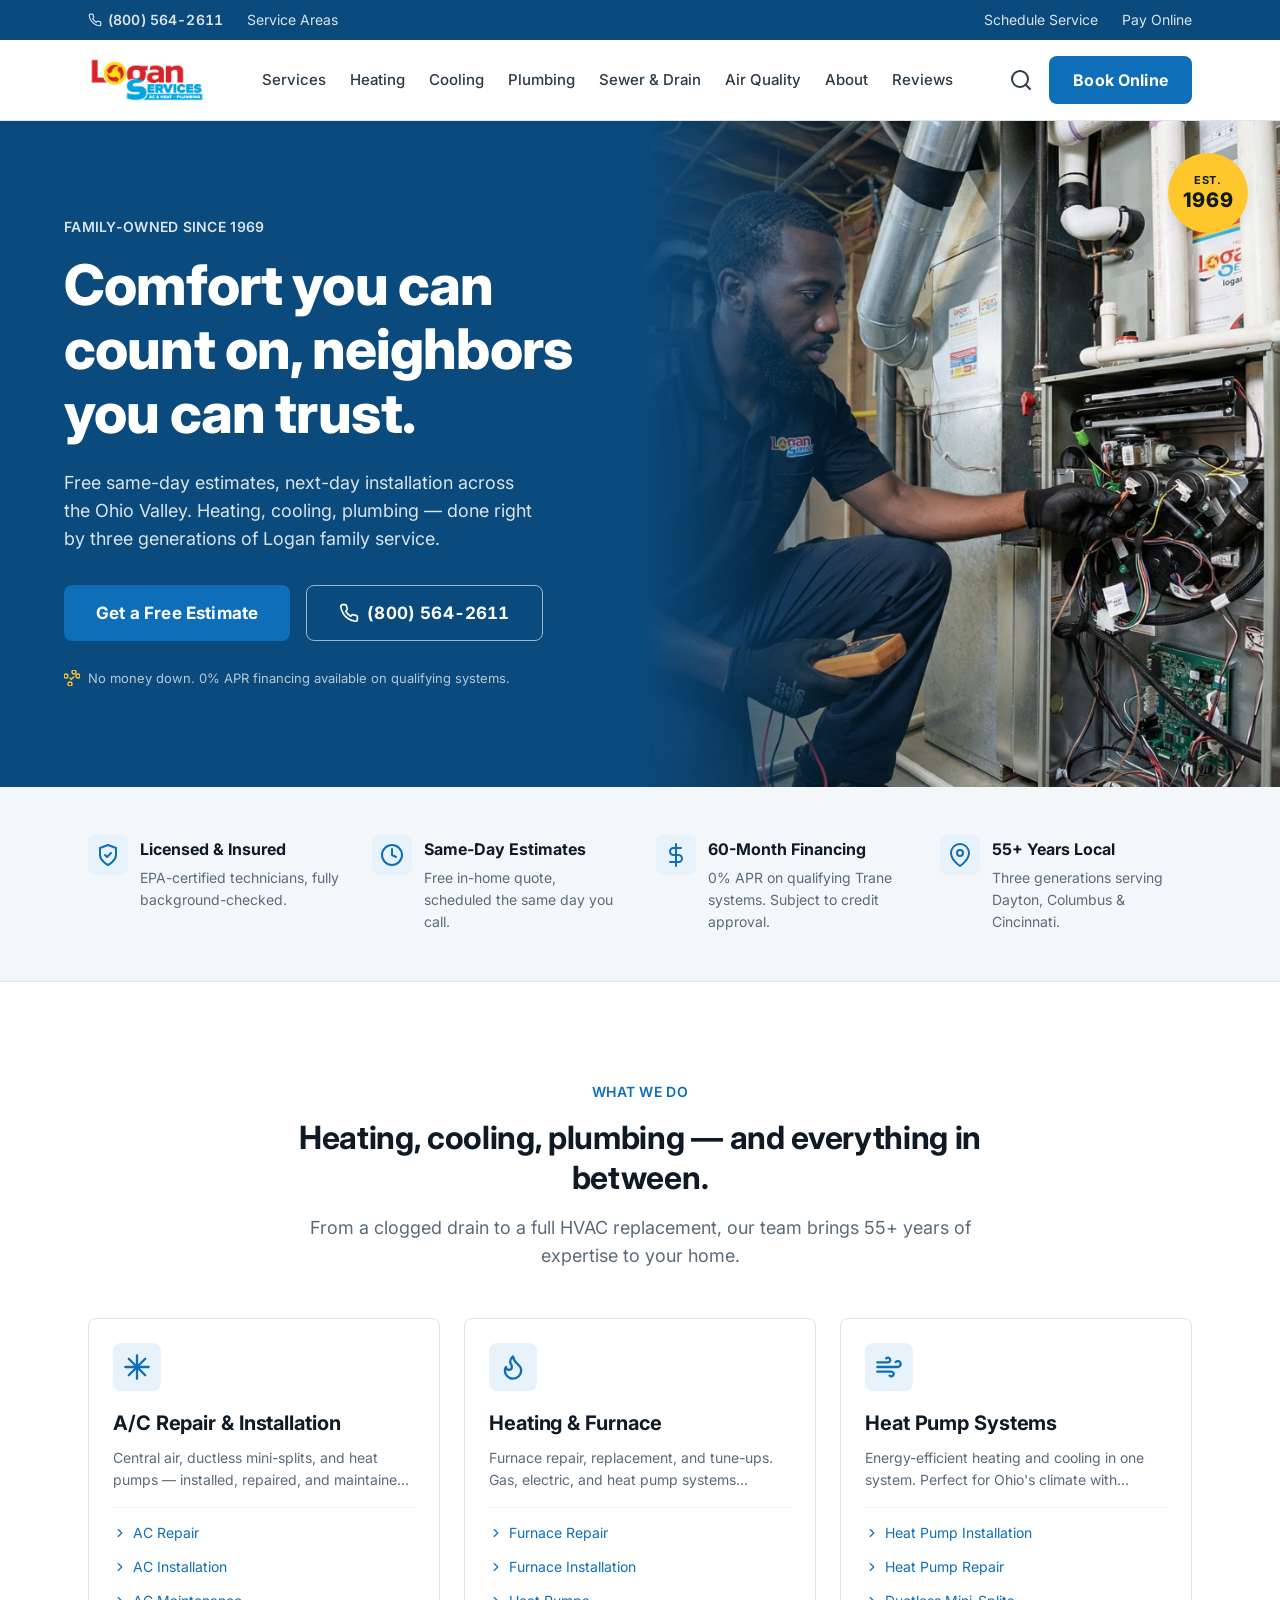
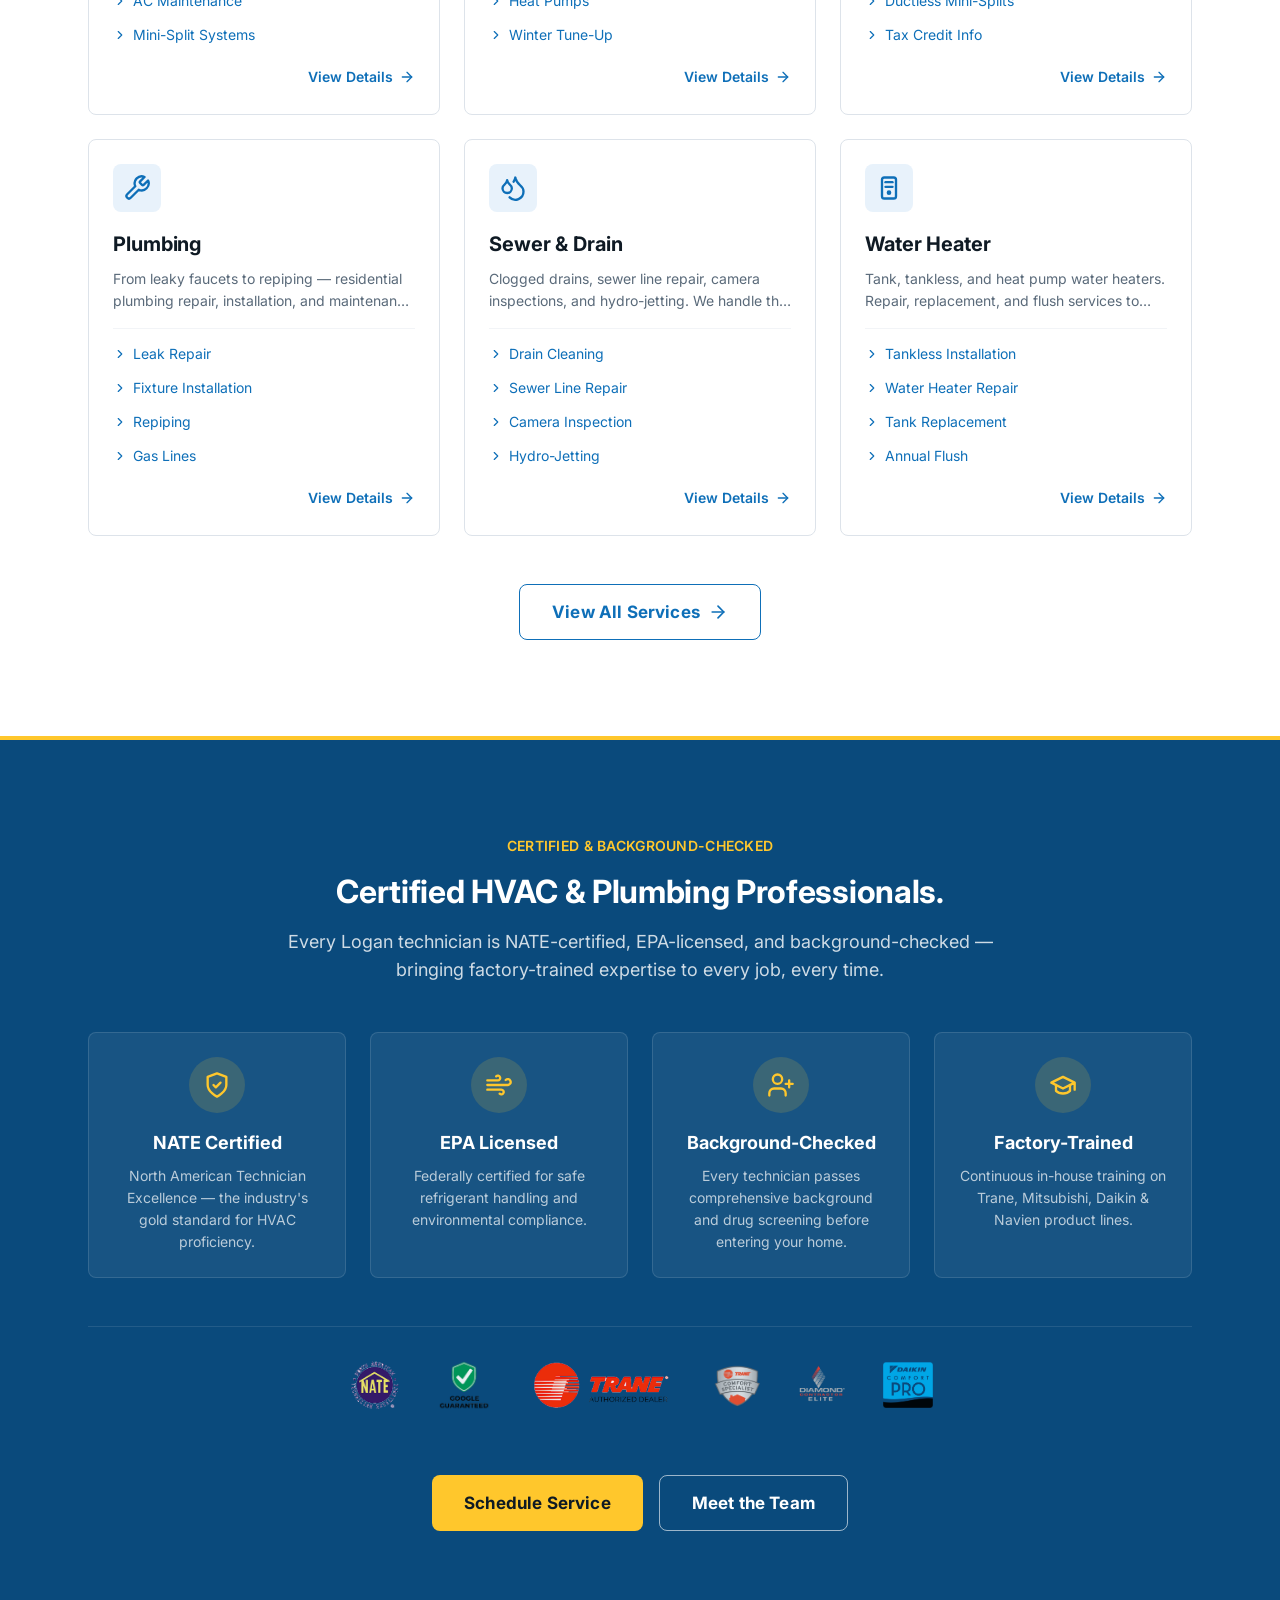
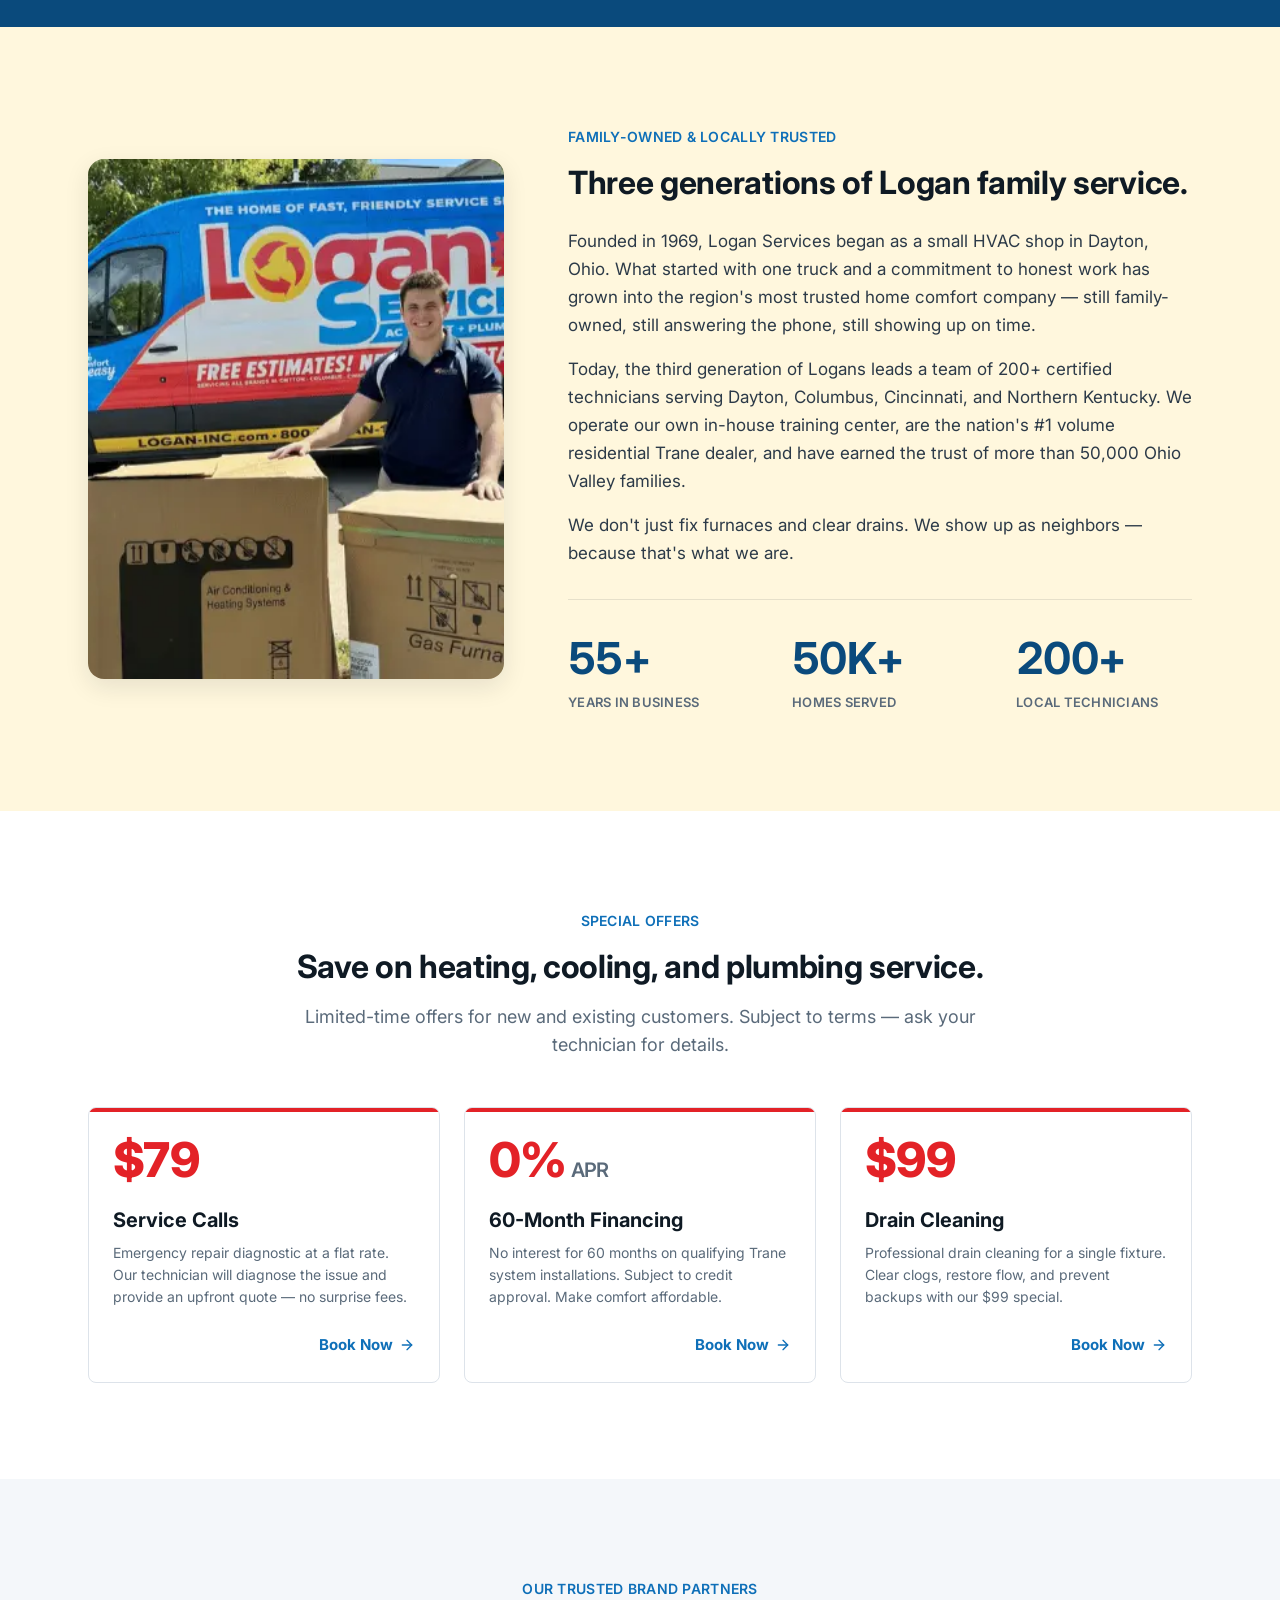
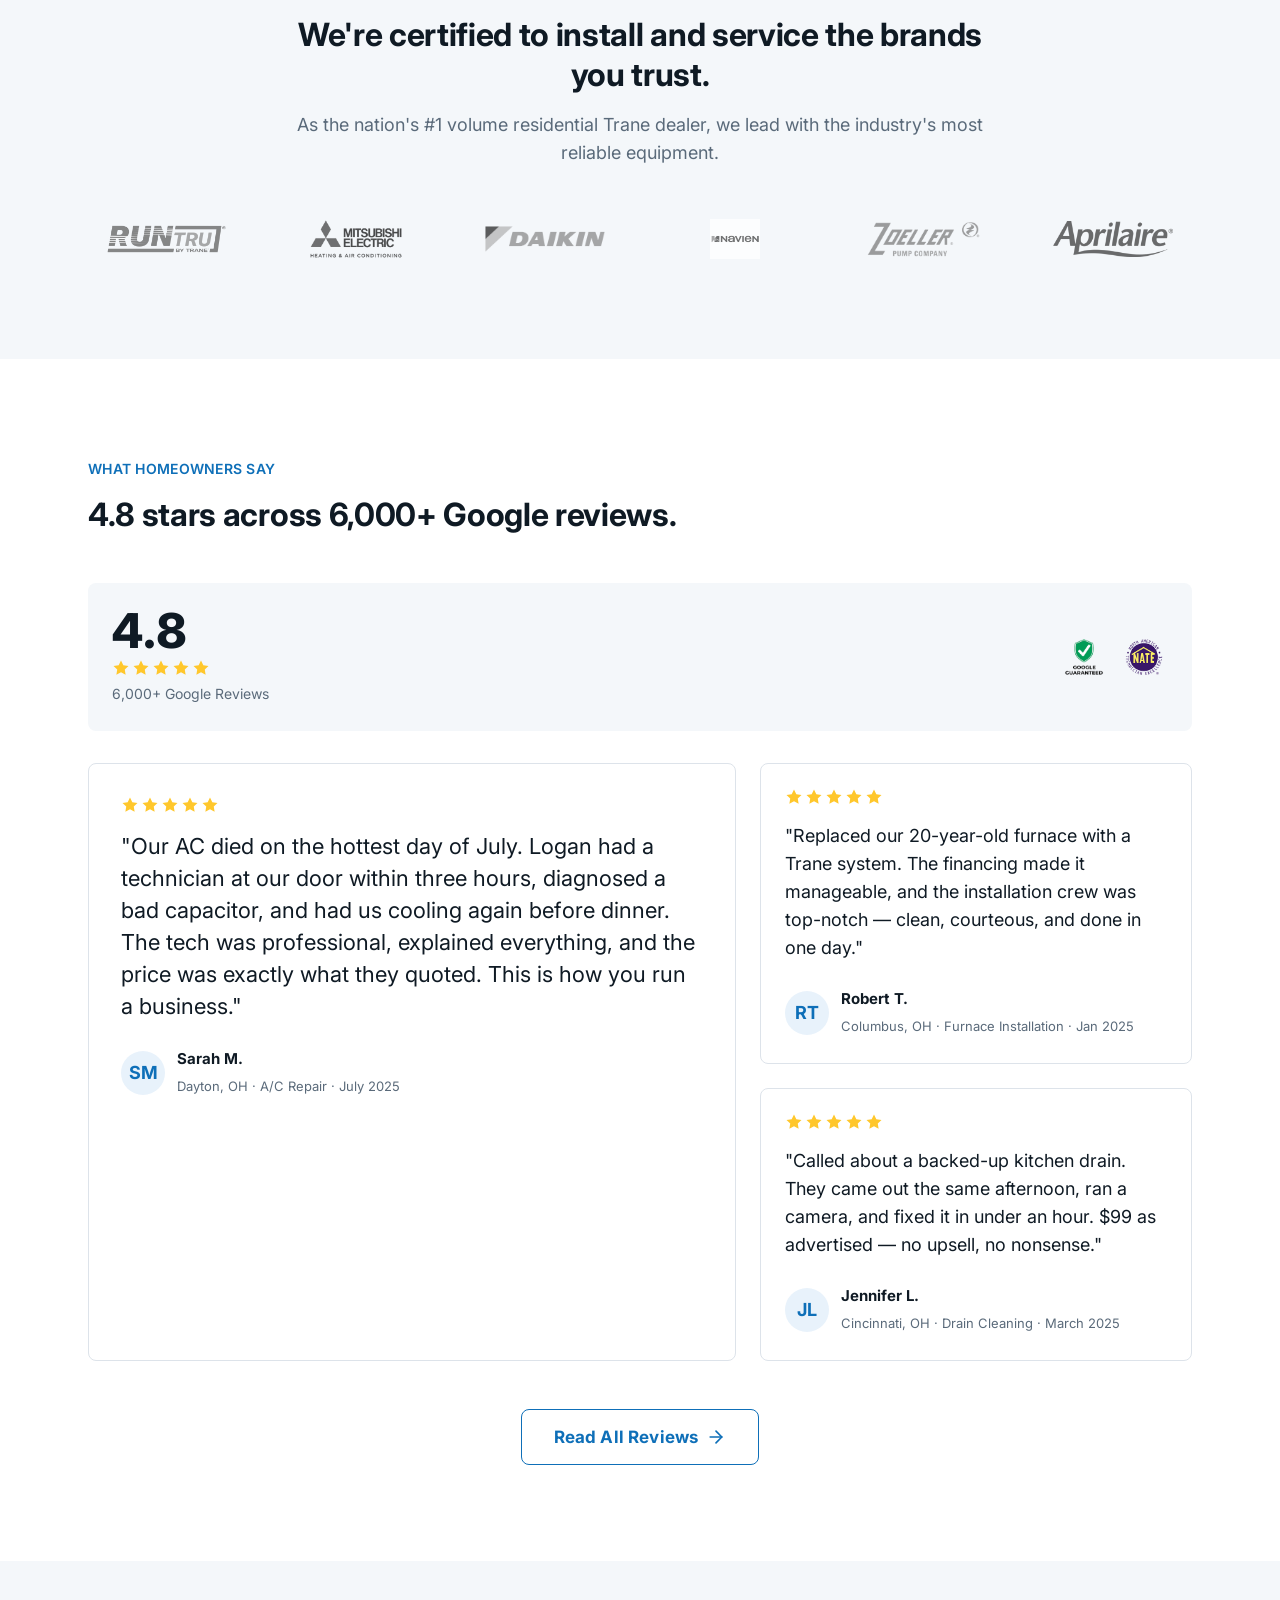
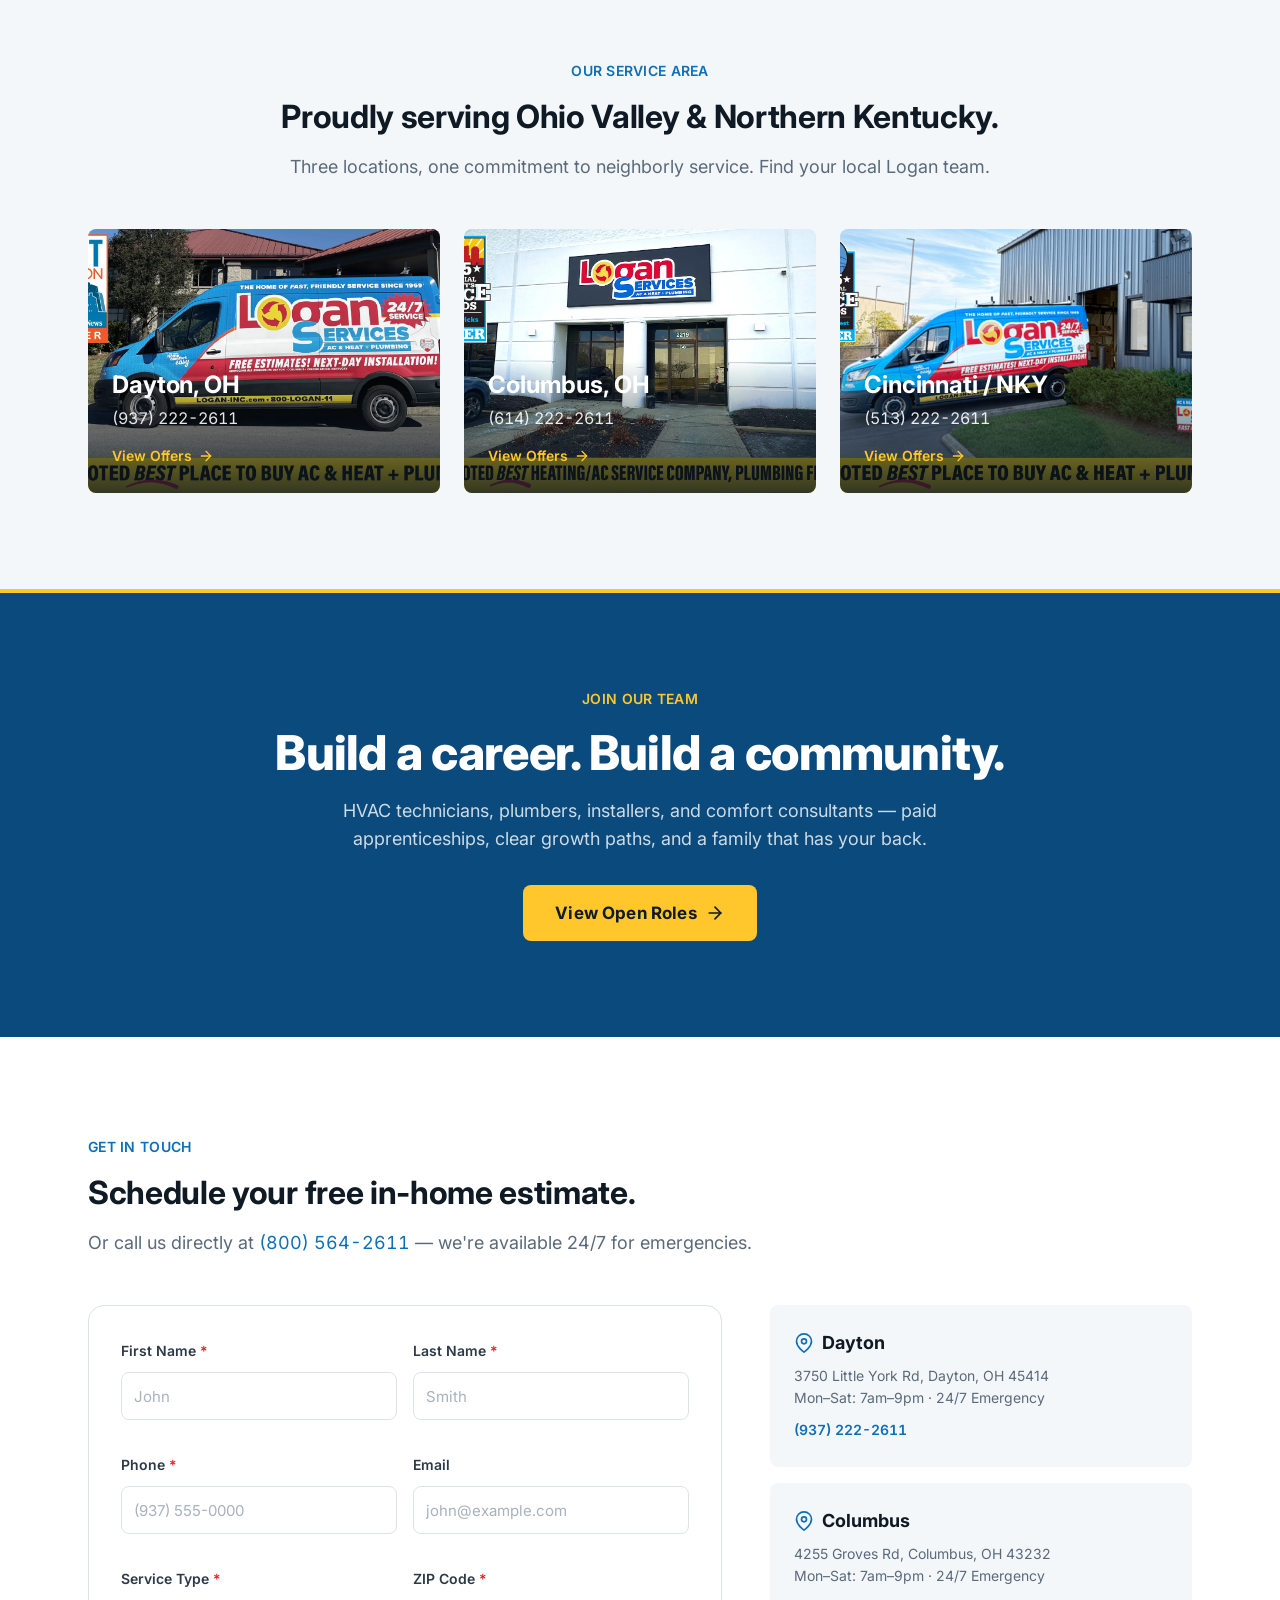
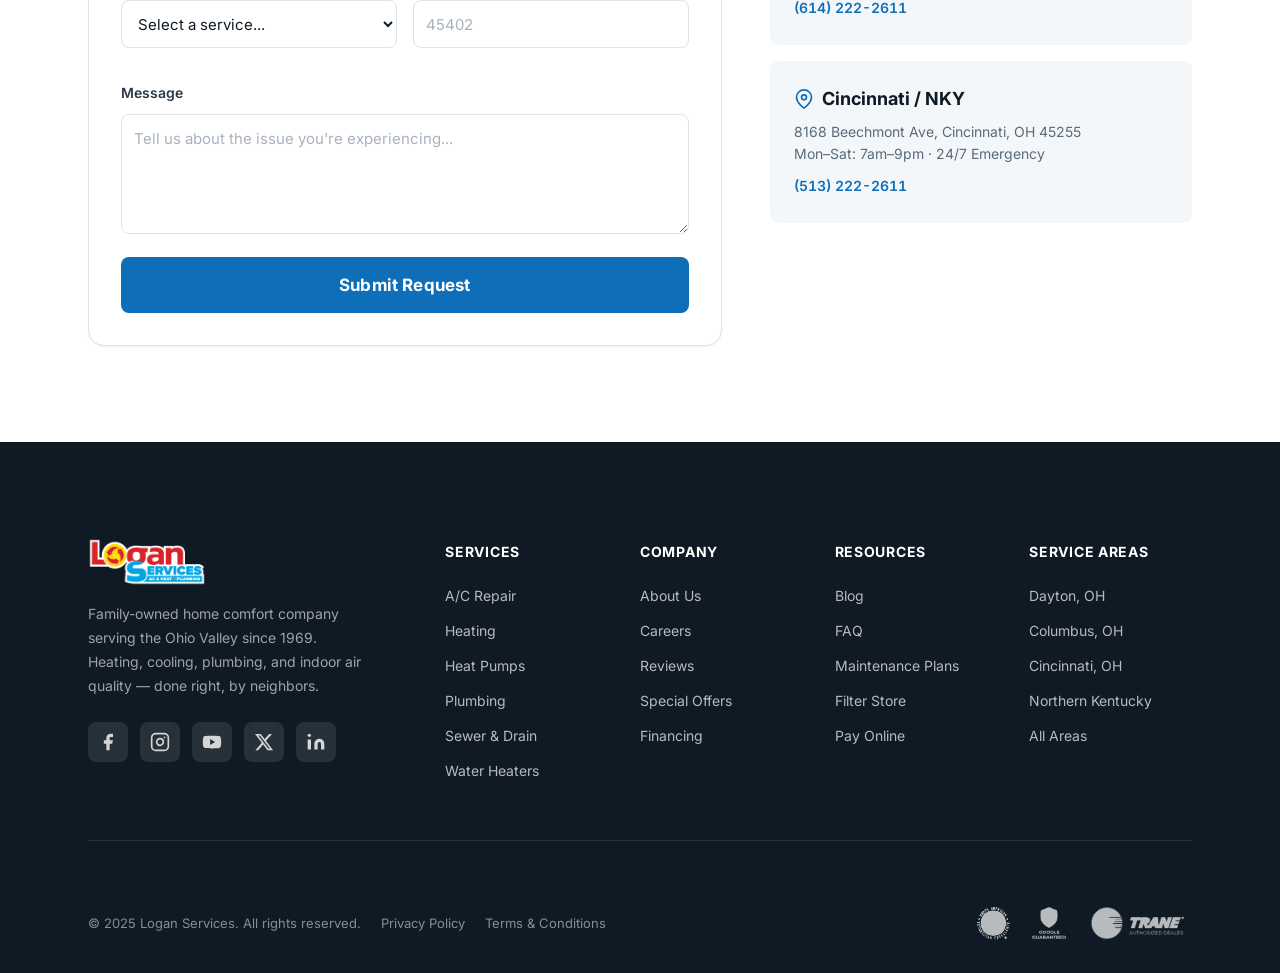
<file: index.html>
<!DOCTYPE html>
<html lang="en">
<head>
<meta charset="UTF-8">
<meta name="viewport" content="width=device-width, initial-scale=1.0">
<title>Logan Services | Family-Owned HVAC, Plumbing & Comfort Since 1969</title>
<meta name="description" content="Logan Services — family-owned heating, cooling, plumbing, and indoor air quality serving Dayton, Columbus, Cincinnati & Northern Kentucky since 1969. Free same-day estimates.">
<link rel="preconnect" href="https://fonts.googleapis.com">
<link rel="preconnect" href="https://fonts.gstatic.com" crossorigin>
<link href="https://fonts.googleapis.com/css2?family=Inter:wght@400;500;600;700;800&display=swap" rel="stylesheet">
<style>
/* ============================================================
   Logan Services — Design System CSS Variables
   ============================================================ */
:root {
  /* Brand */
  --brand-red: #E32227;
  --brand-red-soft: #FDECEC;
  --brand-blue: #0E6FB8;
  --brand-blue-hover: #0B5C9C;
  --brand-blue-active: #08487B;
  --brand-blue-deep: #0A4A7C;
  --brand-blue-soft: #E8F2FB;
  --accent-yellow: #FFC72C;
  --accent-yellow-soft: #FFF7DD;

  /* Neutral */
  --ink-900: #0F1A24;
  --ink-700: #2C3A48;
  --ink-500: #5A6A7A;
  --ink-300: #A8B2BD;
  --ink-100: #DDE3EA;
  --ink-50: #F2F4F7;
  --cool-mist: #F4F7FA;
  --white: #FFFFFF;
  --black: #000000;

  /* Semantic */
  --success: #1F8A4C;
  --warning: #D08A1A;
  --danger: #C81E22;
  --info: var(--brand-blue);

  /* Spacing */
  --space-1: 4px;
  --space-2: 8px;
  --space-3: 12px;
  --space-4: 16px;
  --space-6: 24px;
  --space-8: 32px;
  --space-12: 48px;
  --space-16: 64px;
  --space-24: 96px;
  --space-32: 128px;

  /* Radius */
  --radius-sm: 4px;
  --radius-md: 8px;
  --radius-lg: 16px;
  --radius-pill: 999px;

  /* Shadow */
  --shadow-sm: 0 1px 2px rgba(15, 26, 36, 0.06);
  --shadow-md: 0 4px 12px rgba(15, 26, 36, 0.08);
  --shadow-lg: 0 8px 24px rgba(15, 26, 36, 0.10);

  /* Container */
  --container-max: 1200px;
  --container-narrow: 960px;
  --container-reading: 720px;
  --gutter: 24px;

  /* Type */
  --font-family: 'Inter', -apple-system, BlinkMacSystemFont, 'Segoe UI', sans-serif;

  /* Motion */
  --ease-out: cubic-bezier(0.16, 1, 0.3, 1);
  --ease-in-out: cubic-bezier(0.65, 0, 0.35, 1);
}

@media (min-width: 1024px) {
  :root { --gutter: 48px; }
}
@media (min-width: 1440px) {
  :root { --gutter: 64px; }
}

/* ============================================================
   Reset & Base
   ============================================================ */
*, *::before, *::after {
  box-sizing: border-box;
  margin: 0;
  padding: 0;
}

html {
  scroll-behavior: smooth;
  -webkit-text-size-adjust: 100%;
}

body {
  font-family: var(--font-family);
  font-size: 16px;
  line-height: 26px;
  color: var(--ink-500);
  background: var(--white);
  -webkit-font-smoothing: antialiased;
  -moz-osx-font-smoothing: grayscale;
  overflow-x: hidden;
}

img {
  max-width: 100%;
  height: auto;
  display: block;
}

a {
  color: var(--brand-blue);
  text-decoration: none;
  transition: color 200ms var(--ease-out);
}

a:hover {
  color: var(--brand-blue-hover);
}

button {
  font-family: inherit;
  cursor: pointer;
  border: none;
  background: none;
}

ul {
  list-style: none;
}

/* Focus visible */
:focus-visible {
  outline: 3px solid var(--accent-yellow);
  outline-offset: 2px;
  border-radius: var(--radius-sm);
}

/* Skip link */
.skip-link {
  position: absolute;
  top: -100px;
  left: 0;
  background: var(--brand-blue-deep);
  color: var(--white);
  padding: var(--space-3) var(--space-6);
  font-size: 14px;
  font-weight: 600;
  z-index: 9999;
  border-radius: 0 0 var(--radius-md) 0;
}
.skip-link:focus {
  top: 0;
}

/* ============================================================
   Typography
   ============================================================ */
.display-1 {
  font-size: 72px;
  line-height: 80px;
  font-weight: 800;
  letter-spacing: -0.02em;
  color: var(--ink-900);
}
.display-2 {
  font-size: 56px;
  line-height: 64px;
  font-weight: 700;
  letter-spacing: -0.015em;
  color: var(--ink-900);
}
h1, .h1 {
  font-size: 40px;
  line-height: 48px;
  font-weight: 700;
  letter-spacing: -0.01em;
  color: var(--ink-900);
}
h2, .h2 {
  font-size: 32px;
  line-height: 40px;
  font-weight: 700;
  letter-spacing: -0.01em;
  color: var(--ink-900);
}
h3, .h3 {
  font-size: 24px;
  line-height: 32px;
  font-weight: 700;
  letter-spacing: -0.005em;
  color: var(--ink-900);
}
h4, .h4 {
  font-size: 20px;
  line-height: 28px;
  font-weight: 600;
  color: var(--ink-900);
}
.body-lg {
  font-size: 18px;
  line-height: 28px;
  color: var(--ink-500);
}
.body-sm {
  font-size: 14px;
  line-height: 22px;
  color: var(--ink-500);
}
.caption {
  font-size: 12px;
  line-height: 18px;
  font-weight: 500;
  color: var(--ink-500);
}
.eyebrow {
  display: inline-block;
  font-size: 14px;
  line-height: 20px;
  font-weight: 600;
  letter-spacing: 0.02em;
  text-transform: uppercase;
  color: var(--brand-blue);
  margin-bottom: var(--space-4);
}
.eyebrow--yellow { color: var(--accent-yellow); }
.eyebrow--white { color: rgba(255,255,255,0.85); }

.tabular {
  font-variant-numeric: tabular-nums;
}

/* Mobile type scale */
@media (max-width: 1023px) {
  .display-1 { font-size: 44px; line-height: 52px; }
  .display-2 { font-size: 36px; line-height: 44px; }
  .h1 { font-size: 32px; line-height: 40px; }
  .h2 { font-size: 26px; line-height: 34px; }
  .h3 { font-size: 22px; line-height: 30px; }
  .body-lg { font-size: 17px; line-height: 28px; }
}

/* ============================================================
   Layout Utilities
   ============================================================ */
.container {
  max-width: var(--container-max);
  margin: 0 auto;
  padding-left: var(--gutter);
  padding-right: var(--gutter);
}

.section {
  padding: var(--space-24) 0;
}
@media (max-width: 1023px) {
  .section { padding: var(--space-16) 0; }
}
@media (max-width: 639px) {
  .section { padding: var(--space-12) 0; }
}

.section--mist { background: var(--cool-mist); }
.section--yellow-soft { background: var(--accent-yellow-soft); }
.section--dark { background: var(--brand-blue-deep); }
.section--ink { background: var(--ink-900); }

.section-header {
  max-width: 720px;
  margin-bottom: var(--space-12);
}
.section-header--center {
  margin-left: auto;
  margin-right: auto;
  text-align: center;
}
.section-header .h2 {
  margin-bottom: var(--space-4);
}

/* ============================================================
   Buttons
   ============================================================ */
.btn {
  display: inline-flex;
  align-items: center;
  justify-content: center;
  gap: var(--space-2);
  font-size: 16px;
  font-weight: 700;
  letter-spacing: 0.01em;
  line-height: 20px;
  padding: 0 24px;
  height: 48px;
  border-radius: var(--radius-md);
  transition: all 150ms var(--ease-out);
  white-space: nowrap;
  text-decoration: none;
  cursor: pointer;
}
.btn svg { width: 20px; height: 20px; flex-shrink: 0; }

.btn--primary {
  background: var(--brand-blue);
  color: var(--white);
}
.btn--primary:hover {
  background: var(--brand-blue-hover);
  color: var(--white);
  transform: translateY(-1px);
}
.btn--primary:active {
  background: var(--brand-blue-active);
  transform: translateY(0);
}

.btn--lg {
  height: 56px;
  padding: 0 32px;
  font-size: 17px;
}

.btn--ghost-light {
  background: transparent;
  color: var(--white);
  border: 1.5px solid rgba(255,255,255,0.6);
}
.btn--ghost-light:hover {
  background: rgba(255,255,255,0.1);
  color: var(--white);
  border-color: var(--white);
}

.btn--yellow {
  background: var(--accent-yellow);
  color: var(--ink-900);
}
.btn--yellow:hover {
  background: #E6B328;
  color: var(--ink-900);
  transform: translateY(-1px);
}

.btn--ghost-blue {
  background: transparent;
  color: var(--brand-blue);
  border: 1.5px solid var(--brand-blue);
}
.btn--ghost-blue:hover {
  background: var(--brand-blue-soft);
  color: var(--brand-blue-hover);
}

.btn--block { width: 100%; }

/* ============================================================
   1. Utility / Emergency Bar
   ============================================================ */
.utility-bar {
  background: var(--brand-blue-deep);
  color: var(--white);
  height: 40px;
  display: flex;
  align-items: center;
  font-size: 14px;
}
.utility-bar .container {
  display: flex;
  align-items: center;
  justify-content: space-between;
  width: 100%;
}
.utility-bar__left,
.utility-bar__right {
  display: flex;
  align-items: center;
  gap: var(--space-6);
}
.utility-bar a {
  color: var(--white);
  opacity: 0.85;
  display: inline-flex;
  align-items: center;
  gap: 6px;
}
.utility-bar a:hover {
  opacity: 1;
  text-decoration: underline;
}
.utility-bar svg {
  width: 14px;
  height: 14px;
}
.utility-bar__phone {
  font-weight: 600;
  letter-spacing: 0.01em;
}
@media (max-width: 639px) {
  .utility-bar { display: none; }
}

/* ============================================================
   2. Header / Navigation
   ============================================================ */
.header {
  background: var(--white);
  border-bottom: 1px solid var(--ink-100);
  position: sticky;
  top: 0;
  z-index: 1000;
  transition: box-shadow 200ms var(--ease-out);
}
.header--scrolled {
  box-shadow: 0 1px 0 var(--ink-100), 0 2px 8px rgba(15,26,36,0.04);
}
.header .container {
  display: flex;
  align-items: center;
  justify-content: space-between;
  height: 80px;
}
@media (max-width: 1023px) {
  .header .container { height: 64px; }
}

.header__logo img {
  height: 48px;
  width: auto;
}
@media (max-width: 1023px) {
  .header__logo img { height: 40px; }
}

.header__nav {
  display: flex;
  align-items: center;
  gap: var(--space-6);
}
.header__nav a {
  color: var(--ink-700);
  font-size: 15px;
  font-weight: 500;
  padding: var(--space-2) 0;
  position: relative;
  transition: color 200ms var(--ease-out);
}
.header__nav a::after {
  content: '';
  position: absolute;
  bottom: 0;
  left: 0;
  width: 0;
  height: 2px;
  background: var(--brand-blue);
  transition: width 200ms var(--ease-out);
}
.header__nav a:hover {
  color: var(--brand-blue);
}
.header__nav a:hover::after {
  width: 100%;
}

.header__actions {
  display: flex;
  align-items: center;
  gap: var(--space-4);
}

.header__search {
  width: 24px;
  height: 24px;
  color: var(--ink-700);
  cursor: pointer;
  transition: color 200ms;
}
.header__search:hover { color: var(--brand-blue); }

.header__hamburger {
  display: none;
  width: 28px;
  height: 28px;
  color: var(--ink-900);
}

@media (max-width: 1023px) {
  .header__nav { display: none; }
  .header__search { display: none; }
  .header__hamburger { display: block; }
  .header__actions .btn { display: none; }
}

/* Mobile menu */
.mobile-menu {
  position: fixed;
  top: 0;
  right: -100%;
  width: 320px;
  max-width: 85vw;
  height: 100vh;
  background: var(--white);
  z-index: 2000;
  transition: right 300ms var(--ease-out);
  overflow-y: auto;
  box-shadow: -4px 0 24px rgba(0,0,0,0.15);
}
.mobile-menu--open {
  right: 0;
}
.mobile-menu__header {
  display: flex;
  align-items: center;
  justify-content: space-between;
  padding: var(--space-4) var(--space-6);
  border-bottom: 1px solid var(--ink-100);
}
.mobile-menu__header img { height: 36px; }
.mobile-menu__close {
  width: 28px;
  height: 28px;
  color: var(--ink-700);
}
.mobile-menu__nav {
  padding: var(--space-6);
  display: grid;
  grid-template-columns: 1fr 1fr;
  gap: var(--space-4);
}
.mobile-menu__nav a {
  display: flex;
  align-items: center;
  gap: var(--space-3);
  color: var(--ink-700);
  font-size: 14px;
  font-weight: 500;
  padding: var(--space-3);
  border-radius: var(--radius-md);
  transition: background 200ms;
}
.mobile-menu__nav a:hover {
  background: var(--cool-mist);
  color: var(--brand-blue);
}
.mobile-menu__nav svg {
  width: 24px;
  height: 24px;
  color: var(--brand-blue);
  flex-shrink: 0;
}
.mobile-menu__footer {
  padding: var(--space-6);
  border-top: 1px solid var(--ink-100);
  display: flex;
  flex-direction: column;
  gap: var(--space-3);
}
.mobile-overlay {
  position: fixed;
  inset: 0;
  background: rgba(15,26,36,0.4);
  z-index: 1500;
  opacity: 0;
  visibility: hidden;
  transition: opacity 300ms, visibility 300ms;
}
.mobile-overlay--active {
  opacity: 1;
  visibility: visible;
}

/* Sticky mobile phone CTA */
.mobile-phone-cta {
  display: none;
  position: fixed;
  bottom: 0;
  left: 0;
  right: 0;
  background: var(--brand-blue);
  color: var(--white);
  text-align: center;
  padding: var(--space-3);
  font-size: 16px;
  font-weight: 700;
  z-index: 900;
  box-shadow: 0 -2px 12px rgba(0,0,0,0.1);
}
.mobile-phone-cta a {
  color: var(--white);
  display: flex;
  align-items: center;
  justify-content: center;
  gap: var(--space-2);
}
@media (max-width: 639px) {
  .mobile-phone-cta { display: block; }
  body { padding-bottom: 52px; }
}

/* ============================================================
   3. Hero
   ============================================================ */
.hero {
  position: relative;
  overflow: hidden;
  background: var(--brand-blue-deep);
}
.hero__inner {
  display: grid;
  grid-template-columns: 1fr 1fr;
  align-items: stretch;
  min-height: 640px;
}
@media (max-width: 1023px) {
  .hero__inner { min-height: 560px; }
}
@media (max-width: 639px) {
  .hero__inner {
    grid-template-columns: 1fr;
    min-height: auto;
  }
}

.hero__content {
  padding: var(--space-24) var(--space-16);
  display: flex;
  flex-direction: column;
  justify-content: center;
  position: relative;
  z-index: 2;
}
@media (max-width: 1023px) {
  .hero__content { padding: var(--space-16) var(--space-8); }
}
@media (max-width: 639px) {
  .hero__content {
    padding: var(--space-12) var(--gutter);
    background: var(--brand-blue-deep);
  }
}

.hero__eyebrow {
  color: rgba(255,255,255,0.8);
  margin-bottom: var(--space-6);
}
.hero__title {
  font-size: 56px;
  line-height: 64px;
  font-weight: 800;
  letter-spacing: -0.015em;
  color: var(--white);
  margin-bottom: var(--space-6);
}
@media (min-width: 1440px) {
  .hero__title { font-size: 64px; line-height: 72px; }
}
@media (max-width: 1023px) {
  .hero__title { font-size: 40px; line-height: 48px; }
}
@media (max-width: 639px) {
  .hero__title { font-size: 34px; line-height: 42px; }
}

.hero__subhead {
  font-size: 18px;
  line-height: 28px;
  color: rgba(255,255,255,0.85);
  margin-bottom: var(--space-8);
  max-width: 480px;
}

.hero__ctas {
  display: flex;
  flex-wrap: wrap;
  gap: var(--space-4);
  margin-bottom: var(--space-6);
}

.hero__fineprint {
  font-size: 13px;
  color: rgba(255,255,255,0.7);
  display: flex;
  align-items: center;
  gap: var(--space-2);
}
.hero__fineprint svg {
  width: 16px;
  height: 16px;
  color: var(--accent-yellow);
  flex-shrink: 0;
}

.hero__image {
  position: relative;
  overflow: hidden;
}
.hero__image img {
  width: 100%;
  height: 100%;
  object-fit: cover;
  object-position: center;
}
.hero__image::after {
  content: '';
  position: absolute;
  inset: 0;
  background: linear-gradient(90deg, var(--brand-blue-deep) 0%, rgba(10,74,124,0.3) 30%, transparent 60%);
}
@media (max-width: 639px) {
  .hero__image { display: none; }
  .hero__image::after { display: none; }
}

/* Hero EST 1969 stamp */
.hero__stamp {
  position: absolute;
  top: var(--space-8);
  right: var(--space-8);
  width: 80px;
  height: 80px;
  border-radius: 50%;
  background: var(--accent-yellow);
  display: flex;
  flex-direction: column;
  align-items: center;
  justify-content: center;
  color: var(--ink-900);
  font-size: 11px;
  font-weight: 700;
  letter-spacing: 0.05em;
  text-align: center;
  line-height: 1.3;
  z-index: 3;
  box-shadow: var(--shadow-md);
}
.hero__stamp strong {
  font-size: 20px;
  font-weight: 800;
  display: block;
}
@media (max-width: 639px) {
  .hero__stamp {
    top: var(--space-4);
    right: var(--space-4);
    width: 64px;
    height: 64px;
    font-size: 9px;
  }
  .hero__stamp strong { font-size: 16px; }
}

/* ============================================================
   4. Trust Strip
   ============================================================ */
.trust-strip {
  background: var(--cool-mist);
  padding: var(--space-12) 0;
  border-bottom: 1px solid var(--ink-100);
}
.trust-strip__grid {
  display: grid;
  grid-template-columns: repeat(4, 1fr);
  gap: var(--space-8);
}
@media (max-width: 1023px) {
  .trust-strip__grid { grid-template-columns: repeat(2, 1fr); gap: var(--space-6); }
}
@media (max-width: 639px) {
  .trust-strip__grid { grid-template-columns: 1fr; gap: var(--space-6); }
}
.trust-item {
  display: flex;
  gap: var(--space-3);
  align-items: flex-start;
}
.trust-item__icon {
  width: 40px;
  height: 40px;
  border-radius: var(--radius-md);
  background: var(--brand-blue-soft);
  color: var(--brand-blue);
  display: flex;
  align-items: center;
  justify-content: center;
  flex-shrink: 0;
}
.trust-item__icon svg { width: 24px; height: 24px; }
.trust-item__text h4 {
  font-size: 16px;
  font-weight: 700;
  color: var(--ink-900);
  margin-bottom: 4px;
}
.trust-item__text p {
  font-size: 14px;
  line-height: 22px;
  color: var(--ink-500);
}

/* ============================================================
   5. Services Grid
   ============================================================ */
.services-grid {
  display: grid;
  grid-template-columns: repeat(3, 1fr);
  gap: var(--space-6);
}
@media (max-width: 1023px) {
  .services-grid { grid-template-columns: repeat(2, 1fr); }
}
@media (max-width: 639px) {
  .services-grid { grid-template-columns: 1fr; }
}

.service-card {
  background: var(--white);
  border: 1px solid var(--ink-100);
  border-radius: var(--radius-md);
  padding: var(--space-6);
  transition: all 200ms var(--ease-out);
  display: flex;
  flex-direction: column;
}
.service-card:hover {
  border-color: var(--brand-blue);
  box-shadow: var(--shadow-lg);
  transform: translateY(-2px);
}
.service-card:hover .service-card__icon {
  background: var(--brand-blue);
  color: var(--white);
}
.service-card__icon {
  width: 48px;
  height: 48px;
  border-radius: var(--radius-md);
  background: var(--brand-blue-soft);
  color: var(--brand-blue);
  display: flex;
  align-items: center;
  justify-content: center;
  margin-bottom: var(--space-4);
  transition: all 200ms var(--ease-out);
}
.service-card__icon svg { width: 28px; height: 28px; }
.service-card__title {
  font-size: 20px;
  font-weight: 700;
  color: var(--ink-900);
  margin-bottom: var(--space-2);
}
.service-card__desc {
  font-size: 14px;
  line-height: 22px;
  color: var(--ink-500);
  margin-bottom: var(--space-4);
  display: -webkit-box;
  -webkit-line-clamp: 2;
  -webkit-box-orient: vertical;
  overflow: hidden;
}
.service-card__links {
  display: flex;
  flex-direction: column;
  gap: var(--space-2);
  margin-bottom: var(--space-4);
  padding-top: var(--space-3);
  border-top: 1px solid var(--ink-50);
}
.service-card__links a {
  font-size: 14px;
  color: var(--brand-blue);
  display: flex;
  align-items: center;
  gap: 6px;
  transition: color 200ms;
}
.service-card__links a svg {
  width: 14px;
  height: 14px;
}
.service-card__links a:hover {
  color: var(--brand-blue-hover);
  text-decoration: underline;
}
.service-card__cta {
  margin-top: auto;
  display: flex;
  justify-content: flex-end;
}
.service-card__cta a {
  font-size: 14px;
  font-weight: 600;
  color: var(--brand-blue);
  display: inline-flex;
  align-items: center;
  gap: 6px;
}
.service-card__cta a svg {
  width: 16px;
  height: 16px;
  transition: transform 200ms;
}
.service-card__cta a:hover svg {
  transform: translateX(4px);
}

.services-grid__footer {
  text-align: center;
  margin-top: var(--space-12);
}

/* ============================================================
   6. Family Story
   ============================================================ */
.family-story__inner {
  display: grid;
  grid-template-columns: 2fr 3fr;
  gap: var(--space-16);
  align-items: center;
}
@media (max-width: 1023px) {
  .family-story__inner {
    grid-template-columns: 1fr;
    gap: var(--space-12);
  }
}

.family-story__image {
  border-radius: var(--radius-lg);
  overflow: hidden;
  aspect-ratio: 4 / 5;
  box-shadow: var(--shadow-lg);
}
.family-story__image img {
  width: 100%;
  height: 100%;
  object-fit: cover;
}

.family-story__content .h2 {
  margin-bottom: var(--space-6);
}
.family-story__content p {
  font-size: 17px;
  line-height: 28px;
  color: var(--ink-700);
  margin-bottom: var(--space-4);
}

.family-story__stats {
  display: flex;
  gap: var(--space-12);
  margin-top: var(--space-8);
  padding-top: var(--space-8);
  border-top: 1px solid rgba(15,26,36,0.1);
}
@media (max-width: 639px) {
  .family-story__stats {
    flex-direction: column;
    gap: var(--space-6);
  }
}
.family-story__stat {
  flex: 1;
}
.family-story__stat .display-2 {
  font-size: 44px;
  line-height: 52px;
  color: var(--brand-blue-deep);
  margin-bottom: var(--space-1);
}
.family-story__stat span {
  font-size: 13px;
  font-weight: 600;
  text-transform: uppercase;
  letter-spacing: 0.02em;
  color: var(--ink-500);
}

/* ============================================================
   7. Offers
   ============================================================ */
.offers-grid {
  display: grid;
  grid-template-columns: repeat(3, 1fr);
  gap: var(--space-6);
}
@media (max-width: 1023px) {
  .offers-grid { grid-template-columns: 1fr; max-width: 480px; margin: 0 auto; }
}

.offer-card {
  background: var(--white);
  border: 1px solid var(--ink-100);
  border-radius: var(--radius-md);
  padding: var(--space-6);
  position: relative;
  overflow: hidden;
  transition: all 200ms var(--ease-out);
}
.offer-card:hover {
  box-shadow: var(--shadow-lg);
  transform: translateY(-2px);
}
.offer-card::before {
  content: '';
  position: absolute;
  top: 0;
  left: 0;
  right: 0;
  height: 4px;
  background: var(--brand-red-soft);
  border-top: 4px solid var(--brand-red);
}
.offer-card__price {
  font-size: 48px;
  line-height: 56px;
  font-weight: 800;
  color: var(--brand-red);
  margin-bottom: var(--space-2);
  letter-spacing: -0.015em;
}
.offer-card__price small {
  font-size: 20px;
  font-weight: 600;
  color: var(--ink-500);
}
.offer-card__title {
  font-size: 20px;
  font-weight: 700;
  color: var(--ink-900);
  margin-bottom: var(--space-2);
}
.offer-card__desc {
  font-size: 14px;
  line-height: 22px;
  color: var(--ink-500);
  margin-bottom: var(--space-6);
}
.offer-card__cta {
  display: flex;
  justify-content: flex-end;
}
.offer-card__cta a {
  font-size: 15px;
  font-weight: 700;
  color: var(--brand-blue);
  display: inline-flex;
  align-items: center;
  gap: 6px;
}
.offer-card__cta a svg {
  width: 16px;
  height: 16px;
  transition: transform 200ms;
}
.offer-card__cta a:hover svg {
  transform: translateX(4px);
}

/* ============================================================
   8. Brand Partners
   ============================================================ */
.brands-grid {
  display: grid;
  grid-template-columns: repeat(6, 1fr);
  gap: var(--space-8);
  align-items: center;
  margin-top: var(--space-8);
}
@media (max-width: 1023px) {
  .brands-grid { grid-template-columns: repeat(3, 1fr); gap: var(--space-6); }
}
@media (max-width: 639px) {
  .brands-grid { grid-template-columns: repeat(2, 1fr); gap: var(--space-6); }
}
.brand-logo {
  display: flex;
  align-items: center;
  justify-content: center;
  height: 48px;
}
.brand-logo img {
  max-height: 40px;
  max-width: 120px;
  width: auto;
  filter: grayscale(100%) opacity(0.7);
  transition: filter 200ms;
}
.brand-logo:hover img {
  filter: grayscale(0%) opacity(1);
}

/* ============================================================
   9. Reviews
   ============================================================ */
.reviews-layout {
  display: grid;
  grid-template-columns: 3fr 2fr;
  gap: var(--space-6);
}
@media (max-width: 1023px) {
  .reviews-layout { grid-template-columns: 1fr; }
}

.review-card {
  background: var(--white);
  border: 1px solid var(--ink-100);
  border-radius: var(--radius-md);
  padding: var(--space-6);
  transition: box-shadow 200ms;
}
.review-card:hover {
  box-shadow: var(--shadow-md);
}
.review-card--featured {
  padding: var(--space-8);
}
.review-card__stars {
  display: flex;
  gap: 2px;
  margin-bottom: var(--space-4);
}
.review-card__stars svg {
  width: 18px;
  height: 18px;
  color: var(--accent-yellow);
  fill: var(--accent-yellow);
}
.review-card__stars svg.empty {
  fill: none;
  stroke: var(--ink-300);
  color: var(--ink-300);
}
.review-card__quote {
  font-size: 18px;
  line-height: 28px;
  color: var(--ink-900);
  margin-bottom: var(--space-6);
}
.review-card--featured .review-card__quote {
  font-size: 22px;
  line-height: 32px;
}
.review-card__author {
  display: flex;
  align-items: center;
  gap: var(--space-3);
}
.review-card__author-avatar {
  width: 44px;
  height: 44px;
  border-radius: 50%;
  background: var(--brand-blue-soft);
  color: var(--brand-blue);
  display: flex;
  align-items: center;
  justify-content: center;
  font-size: 18px;
  font-weight: 700;
  flex-shrink: 0;
}
.review-card__author-info strong {
  display: block;
  font-size: 15px;
  font-weight: 700;
  color: var(--ink-900);
}
.review-card__author-info span {
  font-size: 13px;
  color: var(--ink-500);
}

.reviews-sidebar {
  display: flex;
  flex-direction: column;
  gap: var(--space-6);
}

.reviews-summary {
  display: flex;
  align-items: center;
  gap: var(--space-6);
  margin-bottom: var(--space-8);
  padding: var(--space-6);
  background: var(--cool-mist);
  border-radius: var(--radius-md);
}
.reviews-summary__score {
  font-size: 48px;
  font-weight: 800;
  color: var(--ink-900);
  line-height: 1;
}
.reviews-summary__stars {
  display: flex;
  gap: 2px;
  margin: 4px 0;
}
.reviews-summary__stars svg {
  width: 18px;
  height: 18px;
  color: var(--accent-yellow);
  fill: var(--accent-yellow);
}
.reviews-summary__count {
  font-size: 14px;
  color: var(--ink-500);
}
.reviews-summary__badges {
  display: flex;
  gap: var(--space-4);
  align-items: center;
  margin-left: auto;
}
.reviews-summary__badges img {
  height: 40px;
}

.reviews-footer {
  text-align: center;
  margin-top: var(--space-12);
}

/* ============================================================
   10. Locations
   ============================================================ */
.locations-grid {
  display: grid;
  grid-template-columns: repeat(3, 1fr);
  gap: var(--space-6);
}
@media (max-width: 1023px) {
  .locations-grid { grid-template-columns: repeat(2, 1fr); }
}
@media (max-width: 639px) {
  .locations-grid { grid-template-columns: 1fr; }
}

.location-card {
  position: relative;
  border-radius: var(--radius-md);
  overflow: hidden;
  aspect-ratio: 4 / 3;
  cursor: pointer;
  transition: transform 200ms var(--ease-out);
}
.location-card:hover {
  transform: translateY(-4px);
  box-shadow: var(--shadow-lg);
}
.location-card img {
  width: 100%;
  height: 100%;
  object-fit: cover;
}
.location-card__overlay {
  position: absolute;
  inset: 0;
  background: linear-gradient(to bottom, transparent 50%, rgba(15,26,36,0.85) 100%);
  display: flex;
  flex-direction: column;
  justify-content: flex-end;
  padding: var(--space-6);
}
.location-card__city {
  font-size: 24px;
  font-weight: 700;
  color: var(--white);
  margin-bottom: var(--space-1);
}
.location-card__phone {
  font-size: 16px;
  color: rgba(255,255,255,0.9);
  font-variant-numeric: tabular-nums;
  margin-bottom: var(--space-3);
}
.location-card__link {
  font-size: 14px;
  font-weight: 600;
  color: var(--accent-yellow);
  display: inline-flex;
  align-items: center;
  gap: 6px;
}
.location-card__link svg {
  width: 16px;
  height: 16px;
  transition: transform 200ms;
}
.location-card:hover .location-card__link svg {
  transform: translateX(4px);
}

/* ============================================================
   11. Careers CTA (Dark Band)
   ============================================================ */
.careers-cta {
  background: var(--brand-blue-deep);
  text-align: center;
  padding: var(--space-24) 0;
  position: relative;
  overflow: hidden;
}
@media (max-width: 639px) {
  .careers-cta { padding: var(--space-16) 0; }
}
.careers-cta::before {
  content: '';
  position: absolute;
  top: 0;
  left: 0;
  right: 0;
  height: 4px;
  background: var(--accent-yellow);
}
.careers-cta .eyebrow {
  color: var(--accent-yellow);
}
.careers-cta__title {
  font-size: 48px;
  line-height: 56px;
  font-weight: 800;
  color: var(--white);
  margin-bottom: var(--space-4);
  letter-spacing: -0.015em;
}
@media (max-width: 639px) {
  .careers-cta__title { font-size: 32px; line-height: 40px; }
}
.careers-cta__subhead {
  font-size: 18px;
  line-height: 28px;
  color: rgba(255,255,255,0.8);
  max-width: 600px;
  margin: 0 auto var(--space-8);
}

/* ============================================================
   12. Contact / Form
   ============================================================ */
.contact-layout {
  display: grid;
  grid-template-columns: 3fr 2fr;
  gap: var(--space-12);
}
@media (max-width: 1023px) {
  .contact-layout { grid-template-columns: 1fr; gap: var(--space-8); }
}

.contact-form {
  background: var(--white);
  border: 1px solid var(--ink-100);
  border-radius: var(--radius-lg);
  padding: var(--space-8);
  box-shadow: var(--shadow-sm);
}
@media (max-width: 639px) {
  .contact-form { padding: var(--space-6); }
}

.form-row {
  display: grid;
  grid-template-columns: 1fr 1fr;
  gap: var(--space-4);
  margin-bottom: var(--space-4);
}
@media (max-width: 639px) {
  .form-row { grid-template-columns: 1fr; }
}

.form-group {
  margin-bottom: var(--space-4);
}
.form-group label {
  display: block;
  font-size: 14px;
  font-weight: 600;
  color: var(--ink-700);
  margin-bottom: var(--space-2);
}
.form-group label .required {
  color: var(--brand-red);
}
.form-group input,
.form-group select,
.form-group textarea {
  width: 100%;
  height: 48px;
  padding: 0 var(--space-3);
  font-family: inherit;
  font-size: 15px;
  color: var(--ink-900);
  background: var(--white);
  border: 1px solid var(--ink-100);
  border-radius: var(--radius-md);
  transition: border-color 200ms, box-shadow 200ms;
}
.form-group textarea {
  height: auto;
  min-height: 120px;
  padding: var(--space-3);
  resize: vertical;
  line-height: 24px;
}
.form-group input:focus,
.form-group select:focus,
.form-group textarea:focus {
  outline: none;
  border-color: var(--brand-blue);
  box-shadow: 0 0 0 3px rgba(14,111,184,0.12);
}
.form-group input::placeholder,
.form-group textarea::placeholder {
  color: var(--ink-300);
}

.contact-info {
  display: flex;
  flex-direction: column;
  gap: var(--space-4);
}
.contact-info__card {
  background: var(--cool-mist);
  border-radius: var(--radius-md);
  padding: var(--space-6);
}
.contact-info__card h4 {
  font-size: 18px;
  font-weight: 700;
  color: var(--ink-900);
  margin-bottom: var(--space-2);
  display: flex;
  align-items: center;
  gap: var(--space-2);
}
.contact-info__card h4 svg {
  width: 20px;
  height: 20px;
  color: var(--brand-blue);
}
.contact-info__card p {
  font-size: 14px;
  line-height: 22px;
  color: var(--ink-500);
}
.contact-info__card a {
  font-size: 14px;
  font-weight: 600;
  color: var(--brand-blue);
  display: inline-flex;
  align-items: center;
  gap: 4px;
  margin-top: var(--space-2);
}
.contact-info__card a svg {
  width: 14px;
  height: 14px;
}

/* ============================================================
   13. Footer
   ============================================================ */
.footer {
  background: var(--ink-900);
  color: rgba(255,255,255,0.8);
  padding: var(--space-24) 0 var(--space-8);
}
@media (max-width: 639px) {
  .footer { padding: var(--space-16) 0 var(--space-6); }
}

.footer__top {
  display: grid;
  grid-template-columns: 2fr 1fr 1fr 1fr 1fr;
  gap: var(--space-8);
  margin-bottom: var(--space-16);
  padding-bottom: var(--space-12);
  border-bottom: 1px solid rgba(255,255,255,0.1);
}
@media (max-width: 1023px) {
  .footer__top { grid-template-columns: 1fr 1fr; gap: var(--space-8); }
}
@media (max-width: 639px) {
  .footer__top { grid-template-columns: 1fr; gap: var(--space-6); margin-bottom: var(--space-8); padding-bottom: var(--space-8); }
}

.footer__brand img {
  height: 48px;
  margin-bottom: var(--space-4);
}
.footer__brand p {
  font-size: 14px;
  line-height: 24px;
  color: rgba(255,255,255,0.6);
  margin-bottom: var(--space-6);
  max-width: 280px;
}
.footer__social {
  display: flex;
  gap: var(--space-3);
}
.footer__social a {
  width: 40px;
  height: 40px;
  border-radius: var(--radius-md);
  background: rgba(255,255,255,0.1);
  color: rgba(255,255,255,0.8);
  display: flex;
  align-items: center;
  justify-content: center;
  transition: all 200ms;
}
.footer__social a:hover {
  background: var(--brand-blue);
  color: var(--white);
}
.footer__social svg { width: 20px; height: 20px; }

.footer__col h4 {
  font-size: 14px;
  font-weight: 700;
  text-transform: uppercase;
  letter-spacing: 0.05em;
  color: var(--white);
  margin-bottom: var(--space-4);
}
.footer__col ul li {
  margin-bottom: var(--space-2);
}
.footer__col ul li a {
  font-size: 14px;
  color: rgba(255,255,255,0.7);
  transition: color 200ms;
}
.footer__col ul li a:hover {
  color: var(--white);
}

.footer__bottom {
  display: flex;
  align-items: center;
  justify-content: space-between;
  flex-wrap: wrap;
  gap: var(--space-4);
}
.footer__bottom-left {
  font-size: 13px;
  color: rgba(255,255,255,0.5);
}
.footer__bottom-left a {
  color: rgba(255,255,255,0.5);
  margin-left: var(--space-4);
}
.footer__bottom-left a:hover {
  color: rgba(255,255,255,0.9);
}
.footer__badges {
  display: flex;
  gap: var(--space-4);
  align-items: center;
}
.footer__badges img {
  height: 36px;
  filter: brightness(0) invert(1);
  opacity: 0.7;
}
@media (max-width: 639px) {
  .footer__bottom { flex-direction: column; align-items: flex-start; }
}

/* ============================================================
   X. Certified Professionals
   ============================================================ */
.certified {
  background: var(--brand-blue-deep);
  position: relative;
  overflow: hidden;
}
.certified::before {
  content: '';
  position: absolute;
  top: 0;
  left: 0;
  right: 0;
  height: 4px;
  background: var(--accent-yellow);
  z-index: 1;
}
.certified .eyebrow { color: var(--accent-yellow); }
.certified .section-header h2 { color: var(--white); }
.certified .section-header p { color: rgba(255,255,255,0.8); }

.certified__grid {
  display: grid;
  grid-template-columns: repeat(4, 1fr);
  gap: var(--space-6);
  margin-bottom: var(--space-12);
}
@media (max-width: 1023px) {
  .certified__grid { grid-template-columns: repeat(2, 1fr); }
}
@media (max-width: 639px) {
  .certified__grid { grid-template-columns: 1fr; }
}

.cert-item {
  background: rgba(255,255,255,0.06);
  border: 1px solid rgba(255,255,255,0.12);
  border-radius: var(--radius-md);
  padding: var(--space-6);
  transition: all 200ms var(--ease-out);
  text-align: center;
}
.cert-item:hover {
  background: rgba(255,255,255,0.1);
  border-color: rgba(255,199,44,0.5);
  transform: translateY(-3px);
  box-shadow: 0 8px 24px rgba(0,0,0,0.2);
}
.cert-item__icon {
  width: 56px;
  height: 56px;
  border-radius: 50%;
  background: rgba(255,199,44,0.15);
  color: var(--accent-yellow);
  display: flex;
  align-items: center;
  justify-content: center;
  margin: 0 auto var(--space-4);
  transition: all 200ms var(--ease-out);
}
.cert-item:hover .cert-item__icon {
  background: var(--accent-yellow);
  color: var(--ink-900);
}
.cert-item__icon svg { width: 28px; height: 28px; }
.cert-item h4 {
  font-size: 18px;
  font-weight: 700;
  color: var(--white);
  margin-bottom: var(--space-2);
}
.cert-item p {
  font-size: 14px;
  line-height: 22px;
  color: rgba(255,255,255,0.7);
}

.certified__badges {
  display: flex;
  justify-content: center;
  align-items: center;
  gap: var(--space-8);
  padding: var(--space-8) 0;
  border-top: 1px solid rgba(255,255,255,0.1);
  margin-bottom: var(--space-8);
}
.certified__badges img {
  height: 52px;
  opacity: 0.92;
  transition: opacity 200ms, transform 200ms;
}
.certified__badges img:hover {
  opacity: 1;
  transform: scale(1.08);
}
@media (max-width: 1023px) {
  .certified__badges { flex-wrap: wrap; gap: var(--space-8); }
  .certified__badges img { height: 46px; }
}
@media (max-width: 639px) {
  .certified__badges { gap: var(--space-6); padding: var(--space-8) var(--space-4); }
  .certified__badges img { height: 38px; }
}

.certified__cta {
  display: flex;
  justify-content: center;
  gap: var(--space-4);
  flex-wrap: wrap;
}

/* ============================================================
   Scroll Animations
   ============================================================ */
.fade-in-up {
  opacity: 0;
  transform: translateY(24px);
  transition: opacity 300ms var(--ease-out), transform 300ms var(--ease-out);
}
.fade-in-up.is-visible {
  opacity: 1;
  transform: translateY(0);
}

@media (prefers-reduced-motion: reduce) {
  * {
    animation-duration: 0.01ms !important;
    transition-duration: 0.01ms !important;
  }
  .fade-in-up {
    opacity: 1;
    transform: none;
  }
  html { scroll-behavior: auto; }
}
</style>
</head>
<body>

<a href="#main" class="skip-link">Skip to main content</a>

<!-- ============================================================
     1. Utility / Emergency Bar
     ============================================================ -->
<div class="utility-bar">
  <div class="container">
    <div class="utility-bar__left">
      <a href="tel:8005642611" class="utility-bar__phone tabular">
        <svg viewBox="0 0 24 24" fill="none" stroke="currentColor" stroke-width="2" stroke-linecap="round" stroke-linejoin="round"><path d="M22 16.92v3a2 2 0 0 1-2.18 2 19.79 19.79 0 0 1-8.63-3.07 19.5 19.5 0 0 1-6-6 19.79 19.79 0 0 1-3.07-8.67A2 2 0 0 1 4.11 2h3a2 2 0 0 1 2 1.72 12.84 12.84 0 0 0 .7 2.81 2 2 0 0 1-.45 2.11L8.09 9.91a16 16 0 0 0 6 6l1.27-1.27a2 2 0 0 1 2.11-.45 12.84 12.84 0 0 0 2.81.7A2 2 0 0 1 22 16.92z"/></svg>
        (800) 564-2611
      </a>
      <a href="#locations">Service Areas</a>
    </div>
    <div class="utility-bar__right">
      <a href="#contact">Schedule Service</a>
      <a href="#">Pay Online</a>
    </div>
  </div>
</div>

<!-- ============================================================
     2. Header / Navigation
     ============================================================ -->
<header class="header" id="header">
  <div class="container">
    <a href="/" class="header__logo" aria-label="Logan Services Home">
      <img src=".workbuddy/assets/logo/logan-logo.png" alt="Logan Services">
    </a>
    <nav class="header__nav" aria-label="Primary navigation">
      <a href="#services">Services</a>
      <a href="#services">Heating</a>
      <a href="#services">Cooling</a>
      <a href="#services">Plumbing</a>
      <a href="#services">Sewer & Drain</a>
      <a href="#services">Air Quality</a>
      <a href="#story">About</a>
      <a href="#reviews">Reviews</a>
    </nav>
    <div class="header__actions">
      <svg class="header__search" viewBox="0 0 24 24" fill="none" stroke="currentColor" stroke-width="2" stroke-linecap="round" stroke-linejoin="round" aria-hidden="true"><circle cx="11" cy="11" r="8"/><path d="m21 21-4.3-4.3"/></svg>
      <a href="#contact" class="btn btn--primary">Book Online</a>
      <svg class="header__hamburger" id="hamburger" viewBox="0 0 24 24" fill="none" stroke="currentColor" stroke-width="2" stroke-linecap="round" stroke-linejoin="round" aria-label="Open menu"><line x1="3" y1="6" x2="21" y2="6"/><line x1="3" y1="12" x2="21" y2="12"/><line x1="3" y1="18" x2="21" y2="18"/></svg>
    </div>
  </div>
</header>

<!-- Mobile menu -->
<div class="mobile-overlay" id="mobileOverlay"></div>
<aside class="mobile-menu" id="mobileMenu" aria-hidden="true">
  <div class="mobile-menu__header">
    <img src=".workbuddy/assets/logo/logan-logo.png" alt="Logan Services">
    <svg class="mobile-menu__close" id="mobileMenuClose" viewBox="0 0 24 24" fill="none" stroke="currentColor" stroke-width="2" stroke-linecap="round" stroke-linejoin="round" aria-label="Close menu"><line x1="18" y1="6" x2="6" y2="18"/><line x1="6" y1="6" x2="18" y2="18"/></svg>
  </div>
  <nav class="mobile-menu__nav" aria-label="Mobile navigation">
    <a href="#services"><svg viewBox="0 0 24 24" fill="none" stroke="currentColor" stroke-width="2" stroke-linecap="round" stroke-linejoin="round"><path d="M12 2v20M2 12h20"/></svg>Services</a>
    <a href="#services"><svg viewBox="0 0 24 24" fill="none" stroke="currentColor" stroke-width="2" stroke-linecap="round" stroke-linejoin="round"><path d="M8.5 14.5A2.5 2.5 0 0 0 11 12c0-1.38-.5-2-1-3-1.072-2.143-.224-4.054 2-6 .5 2.5 2 4.9 4 6.5 2 1.6 3 3.5 3 5.5a7 7 0 1 1-14 0c0-1.153.433-2.294 1-3a2.5 2.5 0 0 0 2.5 2.5z"/></svg>Heating</a>
    <a href="#services"><svg viewBox="0 0 24 24" fill="none" stroke="currentColor" stroke-width="2" stroke-linecap="round" stroke-linejoin="round"><path d="M12 2v20M2 12h20"/></svg>Cooling</a>
    <a href="#services"><svg viewBox="0 0 24 24" fill="none" stroke="currentColor" stroke-width="2" stroke-linecap="round" stroke-linejoin="round"><path d="M14.7 6.3a1 1 0 0 0 0 1.4l1.6 1.6a1 1 0 0 0 1.4 0l3.77-3.77a6 6 0 0 1-7.94 7.94l-6.91 6.91a2.12 2.12 0 0 1-3-3l6.91-6.91a6 6 0 0 1 7.94-7.94l-3.76 3.76z"/></svg>Plumbing</a>
    <a href="#services"><svg viewBox="0 0 24 24" fill="none" stroke="currentColor" stroke-width="2" stroke-linecap="round" stroke-linejoin="round"><path d="M7 16.3c2.2 0 4-1.83 4-4.05 0-1.16-.57-2.26-1.71-3.19S7.29 6.75 7 5.3c-.29 1.45-1.14 2.84-2.29 3.76S3 11.1 3 12.25c0 2.22 1.8 4.05 4 4.05z"/><path d="M12.56 6.6A10.97 10.97 0 0 0 14 3.02c.5 2.5 2 4.9 4 6.5s3 3.5 3 5.5a6.98 6.98 0 0 1-11.91 4.97"/></svg>Sewer & Drain</a>
    <a href="#services"><svg viewBox="0 0 24 24" fill="none" stroke="currentColor" stroke-width="2" stroke-linecap="round" stroke-linejoin="round"><path d="M9.59 4.59A2 2 0 1 1 11 8H2m10.59 11.41A2 2 0 1 0 14 16H2m15.73-8.27A2.5 2.5 0 1 1 19.5 12H2"/></svg>Air Quality</a>
    <a href="#story"><svg viewBox="0 0 24 24" fill="none" stroke="currentColor" stroke-width="2" stroke-linecap="round" stroke-linejoin="round"><path d="M3 9l9-7 9 7v11a2 2 0 0 1-2 2H5a2 2 0 0 1-2-2z"/><polyline points="9 22 9 12 15 12 15 22"/></svg>About Us</a>
    <a href="#certified"><svg viewBox="0 0 24 24" fill="none" stroke="currentColor" stroke-width="2" stroke-linecap="round" stroke-linejoin="round"><path d="M12 22s8-4 8-10V5l-8-3-8 3v7c0 6 8 10 8 10z"/><path d="M9 12l2 2 4-4"/></svg>Certifications</a>
    <a href="#reviews"><svg viewBox="0 0 24 24" fill="none" stroke="currentColor" stroke-width="2" stroke-linecap="round" stroke-linejoin="round"><polygon points="12 2 15.09 8.26 22 9.27 17 14.14 18.18 21.02 12 17.77 5.82 21.02 7 14.14 2 9.27 8.91 8.26 12 2"/></svg>Reviews</a>
    <a href="#offers"><svg viewBox="0 0 24 24" fill="none" stroke="currentColor" stroke-width="2" stroke-linecap="round" stroke-linejoin="round"><path d="M20 12V8H6a2 2 0 0 1-2-2c0-1.1.9-2 2-2h12v4"/><path d="M4 6v12c0 1.1.9 2 2 2h14v-4"/><path d="M18 12a2 2 0 0 0-2 2c0 1.1.9 2 2 2h4v-4z"/></svg>Special Offers</a>
    <a href="#careers"><svg viewBox="0 0 24 24" fill="none" stroke="currentColor" stroke-width="2" stroke-linecap="round" stroke-linejoin="round"><path d="M2 7a2 2 0 0 1 2-2h16a2 2 0 0 1 2 2v3a2 2 0 0 0 0 4v3a2 2 0 0 1-2 2H4a2 2 0 0 1-2-2v-3a2 2 0 0 0 0-4z"/></svg>Careers</a>
    <a href="#contact"><svg viewBox="0 0 24 24" fill="none" stroke="currentColor" stroke-width="2" stroke-linecap="round" stroke-linejoin="round"><path d="M4 4h16c1.1 0 2 .9 2 2v12c0 1.1-.9 2-2 2H4c-1.1 0-2-.9-2-2V6c0-1.1.9-2 2-2z"/><polyline points="22,6 12,13 2,6"/></svg>Contact</a>
  </nav>
  <div class="mobile-menu__footer">
    <a href="tel:8005642611" class="btn btn--primary btn--block">Call (800) 564-2611</a>
    <a href="#contact" class="btn btn--ghost-blue btn--block">Book Online</a>
  </div>
</aside>

<!-- Sticky mobile phone CTA -->
<div class="mobile-phone-cta">
  <a href="tel:8005642611">
    <svg viewBox="0 0 24 24" fill="none" stroke="currentColor" stroke-width="2" stroke-linecap="round" stroke-linejoin="round"><path d="M22 16.92v3a2 2 0 0 1-2.18 2 19.79 19.79 0 0 1-8.63-3.07 19.5 19.5 0 0 1-6-6 19.79 19.79 0 0 1-3.07-8.67A2 2 0 0 1 4.11 2h3a2 2 0 0 1 2 1.72 12.84 12.84 0 0 0 .7 2.81 2 2 0 0 1-.45 2.11L8.09 9.91a16 16 0 0 0 6 6l1.27-1.27a2 2 0 0 1 2.11-.45 12.84 12.84 0 0 0 2.81.7A2 2 0 0 1 22 16.92z"/></svg>
    (800) 564-2611
  </a>
</div>

<main id="main">

<!-- ============================================================
     3. Hero
     ============================================================ -->
<section class="hero" id="hero">
  <div class="hero__inner">
    <div class="hero__content">
      <span class="eyebrow eyebrow--white">Family-Owned Since 1969</span>
      <h1 class="hero__title">Comfort you can count on, neighbors you can trust.</h1>
      <p class="hero__subhead">Free same-day estimates, next-day installation across the Ohio Valley. Heating, cooling, plumbing &mdash; done right by three generations of Logan family service.</p>
      <div class="hero__ctas">
        <a href="#contact" class="btn btn--primary btn--lg">Get a Free Estimate</a>
        <a href="tel:8005642611" class="btn btn--ghost-light btn--lg">
          <svg viewBox="0 0 24 24" fill="none" stroke="currentColor" stroke-width="2" stroke-linecap="round" stroke-linejoin="round"><path d="M22 16.92v3a2 2 0 0 1-2.18 2 19.79 19.79 0 0 1-8.63-3.07 19.5 19.5 0 0 1-6-6 19.79 19.79 0 0 1-3.07-8.67A2 2 0 0 1 4.11 2h3a2 2 0 0 1 2 1.72 12.84 12.84 0 0 0 .7 2.81 2 2 0 0 1-.45 2.11L8.09 9.91a16 16 0 0 0 6 6l1.27-1.27a2 2 0 0 1 2.11-.45 12.84 12.84 0 0 0 2.81.7A2 2 0 0 1 22 16.92z"/></svg>
          <span class="tabular">(800) 564-2611</span>
        </a>
      </div>
      <p class="hero__fineprint">
        <svg viewBox="0 0 24 24" fill="none" stroke="currentColor" stroke-width="2" stroke-linecap="round" stroke-linejoin="round"><path d="M9 12l2 2 4-4"/><path d="M21 12c-1 0-3-1-3-3s2-3 3-3 3 1 3 3-2 3-3 3"/><path d="M3 12c1 0 3-1 3-3s-2-3-3-3-3 1-3 3 2 3 3 3"/><path d="M12 21c0-1-1-3-3-3s-3 2-3 3 1 3 3 3 3-2 3-3"/><path d="M12 3c0 1 1 3 3 3s3-2 3-3-1-3-3-3-3 2-3 3"/></svg>
        No money down. 0% APR financing available on qualifying systems.
      </p>
    </div>
    <div class="hero__image">
      <img src=".workbuddy/assets/hero/furnace-repair.jpg" alt="Logan Services technician inspecting a residential furnace in a Dayton home">
      <div class="hero__stamp">
        EST.<strong>1969</strong>
      </div>
    </div>
  </div>
</section>

<!-- ============================================================
     4. Trust Strip
     ============================================================ -->
<section class="trust-strip">
  <div class="container">
    <div class="trust-strip__grid">
      <div class="trust-item fade-in-up">
        <div class="trust-item__icon">
          <svg viewBox="0 0 24 24" fill="none" stroke="currentColor" stroke-width="2" stroke-linecap="round" stroke-linejoin="round"><path d="M12 22s8-4 8-10V5l-8-3-8 3v7c0 6 8 10 8 10z"/><path d="M9 12l2 2 4-4"/></svg>
        </div>
        <div class="trust-item__text">
          <h4>Licensed & Insured</h4>
          <p>EPA-certified technicians, fully background-checked.</p>
        </div>
      </div>
      <div class="trust-item fade-in-up">
        <div class="trust-item__icon">
          <svg viewBox="0 0 24 24" fill="none" stroke="currentColor" stroke-width="2" stroke-linecap="round" stroke-linejoin="round"><circle cx="12" cy="12" r="10"/><polyline points="12 6 12 12 16 14"/></svg>
        </div>
        <div class="trust-item__text">
          <h4>Same-Day Estimates</h4>
          <p>Free in-home quote, scheduled the same day you call.</p>
        </div>
      </div>
      <div class="trust-item fade-in-up">
        <div class="trust-item__icon">
          <svg viewBox="0 0 24 24" fill="none" stroke="currentColor" stroke-width="2" stroke-linecap="round" stroke-linejoin="round"><line x1="12" y1="1" x2="12" y2="23"/><path d="M17 5H9.5a3.5 3.5 0 0 0 0 7h5a3.5 3.5 0 0 1 0 7H6"/></svg>
        </div>
        <div class="trust-item__text">
          <h4>60-Month Financing</h4>
          <p>0% APR on qualifying Trane systems. Subject to credit approval.</p>
        </div>
      </div>
      <div class="trust-item fade-in-up">
        <div class="trust-item__icon">
          <svg viewBox="0 0 24 24" fill="none" stroke="currentColor" stroke-width="2" stroke-linecap="round" stroke-linejoin="round"><path d="M21 10c0 7-9 13-9 13s-9-6-9-13a9 9 0 0 1 18 0z"/><circle cx="12" cy="10" r="3"/></svg>
        </div>
        <div class="trust-item__text">
          <h4>55+ Years Local</h4>
          <p>Three generations serving Dayton, Columbus & Cincinnati.</p>
        </div>
      </div>
    </div>
  </div>
</section>

<!-- ============================================================
     5. Services Grid
     ============================================================ -->
<section class="section" id="services">
  <div class="container">
    <div class="section-header section-header--center fade-in-up">
      <span class="eyebrow">What We Do</span>
      <h2 class="h2">Heating, cooling, plumbing &mdash; and everything in between.</h2>
      <p class="body-lg">From a clogged drain to a full HVAC replacement, our team brings 55+ years of expertise to your home.</p>
    </div>
    <div class="services-grid">
      <!-- A/C Repair & Installation -->
      <div class="service-card fade-in-up">
        <div class="service-card__icon">
          <svg viewBox="0 0 24 24" fill="none" stroke="currentColor" stroke-width="2" stroke-linecap="round" stroke-linejoin="round"><path d="M12 2v20M2 12h20M4.93 4.93l14.14 14.14M19.07 4.93L4.93 19.07"/></svg>
        </div>
        <h3 class="service-card__title">A/C Repair & Installation</h3>
        <p class="service-card__desc">Central air, ductless mini-splits, and heat pumps &mdash; installed, repaired, and maintained by certified technicians.</p>
        <div class="service-card__links">
          <a href="#"><svg viewBox="0 0 24 24" fill="none" stroke="currentColor" stroke-width="2" stroke-linecap="round" stroke-linejoin="round"><polyline points="9 18 15 12 9 6"/></svg>AC Repair</a>
          <a href="#"><svg viewBox="0 0 24 24" fill="none" stroke="currentColor" stroke-width="2" stroke-linecap="round" stroke-linejoin="round"><polyline points="9 18 15 12 9 6"/></svg>AC Installation</a>
          <a href="#"><svg viewBox="0 0 24 24" fill="none" stroke="currentColor" stroke-width="2" stroke-linecap="round" stroke-linejoin="round"><polyline points="9 18 15 12 9 6"/></svg>AC Maintenance</a>
          <a href="#"><svg viewBox="0 0 24 24" fill="none" stroke="currentColor" stroke-width="2" stroke-linecap="round" stroke-linejoin="round"><polyline points="9 18 15 12 9 6"/></svg>Mini-Split Systems</a>
        </div>
        <div class="service-card__cta">
          <a href="#">View Details <svg viewBox="0 0 24 24" fill="none" stroke="currentColor" stroke-width="2" stroke-linecap="round" stroke-linejoin="round"><line x1="5" y1="12" x2="19" y2="12"/><polyline points="12 5 19 12 12 19"/></svg></a>
        </div>
      </div>
      <!-- Heating & Furnace -->
      <div class="service-card fade-in-up">
        <div class="service-card__icon">
          <svg viewBox="0 0 24 24" fill="none" stroke="currentColor" stroke-width="2" stroke-linecap="round" stroke-linejoin="round"><path d="M8.5 14.5A2.5 2.5 0 0 0 11 12c0-1.38-.5-2-1-3-1.072-2.143-.224-4.054 2-6 .5 2.5 2 4.9 4 6.5 2 1.6 3 3.5 3 5.5a7 7 0 1 1-14 0c0-1.153.433-2.294 1-3a2.5 2.5 0 0 0 2.5 2.5z"/></svg>
        </div>
        <h3 class="service-card__title">Heating & Furnace</h3>
        <p class="service-card__desc">Furnace repair, replacement, and tune-ups. Gas, electric, and heat pump systems serviced by NATE-certified pros.</p>
        <div class="service-card__links">
          <a href="#"><svg viewBox="0 0 24 24" fill="none" stroke="currentColor" stroke-width="2" stroke-linecap="round" stroke-linejoin="round"><polyline points="9 18 15 12 9 6"/></svg>Furnace Repair</a>
          <a href="#"><svg viewBox="0 0 24 24" fill="none" stroke="currentColor" stroke-width="2" stroke-linecap="round" stroke-linejoin="round"><polyline points="9 18 15 12 9 6"/></svg>Furnace Installation</a>
          <a href="#"><svg viewBox="0 0 24 24" fill="none" stroke="currentColor" stroke-width="2" stroke-linecap="round" stroke-linejoin="round"><polyline points="9 18 15 12 9 6"/></svg>Heat Pumps</a>
          <a href="#"><svg viewBox="0 0 24 24" fill="none" stroke="currentColor" stroke-width="2" stroke-linecap="round" stroke-linejoin="round"><polyline points="9 18 15 12 9 6"/></svg>Winter Tune-Up</a>
        </div>
        <div class="service-card__cta">
          <a href="#">View Details <svg viewBox="0 0 24 24" fill="none" stroke="currentColor" stroke-width="2" stroke-linecap="round" stroke-linejoin="round"><line x1="5" y1="12" x2="19" y2="12"/><polyline points="12 5 19 12 12 19"/></svg></a>
        </div>
      </div>
      <!-- Heat Pump Systems -->
      <div class="service-card fade-in-up">
        <div class="service-card__icon">
          <svg viewBox="0 0 24 24" fill="none" stroke="currentColor" stroke-width="2" stroke-linecap="round" stroke-linejoin="round"><path d="M9.59 4.59A2 2 0 1 1 11 8H2m10.59 11.41A2 2 0 1 0 14 16H2m15.73-8.27A2.5 2.5 0 1 1 19.5 12H2"/></svg>
        </div>
        <h3 class="service-card__title">Heat Pump Systems</h3>
        <p class="service-card__desc">Energy-efficient heating and cooling in one system. Perfect for Ohio's climate with potential tax credits.</p>
        <div class="service-card__links">
          <a href="#"><svg viewBox="0 0 24 24" fill="none" stroke="currentColor" stroke-width="2" stroke-linecap="round" stroke-linejoin="round"><polyline points="9 18 15 12 9 6"/></svg>Heat Pump Installation</a>
          <a href="#"><svg viewBox="0 0 24 24" fill="none" stroke="currentColor" stroke-width="2" stroke-linecap="round" stroke-linejoin="round"><polyline points="9 18 15 12 9 6"/></svg>Heat Pump Repair</a>
          <a href="#"><svg viewBox="0 0 24 24" fill="none" stroke="currentColor" stroke-width="2" stroke-linecap="round" stroke-linejoin="round"><polyline points="9 18 15 12 9 6"/></svg>Ductless Mini-Splits</a>
          <a href="#"><svg viewBox="0 0 24 24" fill="none" stroke="currentColor" stroke-width="2" stroke-linecap="round" stroke-linejoin="round"><polyline points="9 18 15 12 9 6"/></svg>Tax Credit Info</a>
        </div>
        <div class="service-card__cta">
          <a href="#">View Details <svg viewBox="0 0 24 24" fill="none" stroke="currentColor" stroke-width="2" stroke-linecap="round" stroke-linejoin="round"><line x1="5" y1="12" x2="19" y2="12"/><polyline points="12 5 19 12 12 19"/></svg></a>
        </div>
      </div>
      <!-- Plumbing -->
      <div class="service-card fade-in-up">
        <div class="service-card__icon">
          <svg viewBox="0 0 24 24" fill="none" stroke="currentColor" stroke-width="2" stroke-linecap="round" stroke-linejoin="round"><path d="M14.7 6.3a1 1 0 0 0 0 1.4l1.6 1.6a1 1 0 0 0 1.4 0l3.77-3.77a6 6 0 0 1-7.94 7.94l-6.91 6.91a2.12 2.12 0 0 1-3-3l6.91-6.91a6 6 0 0 1 7.94-7.94l-3.76 3.76z"/></svg>
        </div>
        <h3 class="service-card__title">Plumbing</h3>
        <p class="service-card__desc">From leaky faucets to repiping &mdash; residential plumbing repair, installation, and maintenance done right.</p>
        <div class="service-card__links">
          <a href="#"><svg viewBox="0 0 24 24" fill="none" stroke="currentColor" stroke-width="2" stroke-linecap="round" stroke-linejoin="round"><polyline points="9 18 15 12 9 6"/></svg>Leak Repair</a>
          <a href="#"><svg viewBox="0 0 24 24" fill="none" stroke="currentColor" stroke-width="2" stroke-linecap="round" stroke-linejoin="round"><polyline points="9 18 15 12 9 6"/></svg>Fixture Installation</a>
          <a href="#"><svg viewBox="0 0 24 24" fill="none" stroke="currentColor" stroke-width="2" stroke-linecap="round" stroke-linejoin="round"><polyline points="9 18 15 12 9 6"/></svg>Repiping</a>
          <a href="#"><svg viewBox="0 0 24 24" fill="none" stroke="currentColor" stroke-width="2" stroke-linecap="round" stroke-linejoin="round"><polyline points="9 18 15 12 9 6"/></svg>Gas Lines</a>
        </div>
        <div class="service-card__cta">
          <a href="#">View Details <svg viewBox="0 0 24 24" fill="none" stroke="currentColor" stroke-width="2" stroke-linecap="round" stroke-linejoin="round"><line x1="5" y1="12" x2="19" y2="12"/><polyline points="12 5 19 12 12 19"/></svg></a>
        </div>
      </div>
      <!-- Sewer & Drain -->
      <div class="service-card fade-in-up">
        <div class="service-card__icon">
          <svg viewBox="0 0 24 24" fill="none" stroke="currentColor" stroke-width="2" stroke-linecap="round" stroke-linejoin="round"><path d="M7 16.3c2.2 0 4-1.83 4-4.05 0-1.16-.57-2.26-1.71-3.19S7.29 6.75 7 5.3c-.29 1.45-1.14 2.84-2.29 3.76S3 11.1 3 12.25c0 2.22 1.8 4.05 4 4.05z"/><path d="M12.56 6.6A10.97 10.97 0 0 0 14 3.02c.5 2.5 2 4.9 4 6.5s3 3.5 3 5.5a6.98 6.98 0 0 1-11.91 4.97"/></svg>
        </div>
        <h3 class="service-card__title">Sewer & Drain</h3>
        <p class="service-card__desc">Clogged drains, sewer line repair, camera inspections, and hydro-jetting. We handle the tough stuff.</p>
        <div class="service-card__links">
          <a href="#"><svg viewBox="0 0 24 24" fill="none" stroke="currentColor" stroke-width="2" stroke-linecap="round" stroke-linejoin="round"><polyline points="9 18 15 12 9 6"/></svg>Drain Cleaning</a>
          <a href="#"><svg viewBox="0 0 24 24" fill="none" stroke="currentColor" stroke-width="2" stroke-linecap="round" stroke-linejoin="round"><polyline points="9 18 15 12 9 6"/></svg>Sewer Line Repair</a>
          <a href="#"><svg viewBox="0 0 24 24" fill="none" stroke="currentColor" stroke-width="2" stroke-linecap="round" stroke-linejoin="round"><polyline points="9 18 15 12 9 6"/></svg>Camera Inspection</a>
          <a href="#"><svg viewBox="0 0 24 24" fill="none" stroke="currentColor" stroke-width="2" stroke-linecap="round" stroke-linejoin="round"><polyline points="9 18 15 12 9 6"/></svg>Hydro-Jetting</a>
        </div>
        <div class="service-card__cta">
          <a href="#">View Details <svg viewBox="0 0 24 24" fill="none" stroke="currentColor" stroke-width="2" stroke-linecap="round" stroke-linejoin="round"><line x1="5" y1="12" x2="19" y2="12"/><polyline points="12 5 19 12 12 19"/></svg></a>
        </div>
      </div>
      <!-- Water Heater -->
      <div class="service-card fade-in-up">
        <div class="service-card__icon">
          <svg viewBox="0 0 24 24" fill="none" stroke="currentColor" stroke-width="2" stroke-linecap="round" stroke-linejoin="round"><rect x="6" y="3" width="12" height="18" rx="2"/><path d="M9 7h6"/><path d="M9 11h6"/><circle cx="12" cy="16" r="1"/></svg>
        </div>
        <h3 class="service-card__title">Water Heater</h3>
        <p class="service-card__desc">Tank, tankless, and heat pump water heaters. Repair, replacement, and flush services to keep hot water flowing.</p>
        <div class="service-card__links">
          <a href="#"><svg viewBox="0 0 24 24" fill="none" stroke="currentColor" stroke-width="2" stroke-linecap="round" stroke-linejoin="round"><polyline points="9 18 15 12 9 6"/></svg>Tankless Installation</a>
          <a href="#"><svg viewBox="0 0 24 24" fill="none" stroke="currentColor" stroke-width="2" stroke-linecap="round" stroke-linejoin="round"><polyline points="9 18 15 12 9 6"/></svg>Water Heater Repair</a>
          <a href="#"><svg viewBox="0 0 24 24" fill="none" stroke="currentColor" stroke-width="2" stroke-linecap="round" stroke-linejoin="round"><polyline points="9 18 15 12 9 6"/></svg>Tank Replacement</a>
          <a href="#"><svg viewBox="0 0 24 24" fill="none" stroke="currentColor" stroke-width="2" stroke-linecap="round" stroke-linejoin="round"><polyline points="9 18 15 12 9 6"/></svg>Annual Flush</a>
        </div>
        <div class="service-card__cta">
          <a href="#">View Details <svg viewBox="0 0 24 24" fill="none" stroke="currentColor" stroke-width="2" stroke-linecap="round" stroke-linejoin="round"><line x1="5" y1="12" x2="19" y2="12"/><polyline points="12 5 19 12 12 19"/></svg></a>
        </div>
      </div>
    </div>
    <div class="services-grid__footer fade-in-up">
      <a href="#" class="btn btn--ghost-blue btn--lg">View All Services
        <svg viewBox="0 0 24 24" fill="none" stroke="currentColor" stroke-width="2" stroke-linecap="round" stroke-linejoin="round"><line x1="5" y1="12" x2="19" y2="12"/><polyline points="12 5 19 12 12 19"/></svg>
      </a>
    </div>
  </div>
</section>

<!-- ============================================================
     X. Certified HVAC & Plumbing Professionals
     ============================================================ -->
<section class="section certified" id="certified">
  <div class="container">
    <div class="section-header section-header--center fade-in-up">
      <span class="eyebrow eyebrow--yellow">Certified &amp; Background-Checked</span>
      <h2 class="h2">Certified HVAC &amp; Plumbing Professionals.</h2>
      <p class="body-lg">Every Logan technician is NATE-certified, EPA-licensed, and background-checked &mdash; bringing factory-trained expertise to every job, every time.</p>
    </div>
    <div class="certified__grid">
      <div class="cert-item fade-in-up">
        <div class="cert-item__icon">
          <svg viewBox="0 0 24 24" fill="none" stroke="currentColor" stroke-width="2" stroke-linecap="round" stroke-linejoin="round"><path d="M12 22s8-4 8-10V5l-8-3-8 3v7c0 6 8 10 8 10z"/><path d="M9 12l2 2 4-4"/></svg>
        </div>
        <h4>NATE Certified</h4>
        <p>North American Technician Excellence &mdash; the industry's gold standard for HVAC proficiency.</p>
      </div>
      <div class="cert-item fade-in-up">
        <div class="cert-item__icon">
          <svg viewBox="0 0 24 24" fill="none" stroke="currentColor" stroke-width="2" stroke-linecap="round" stroke-linejoin="round"><path d="M9.59 4.59A2 2 0 1 1 11 8H2m10.59 11.41A2 2 0 1 0 14 16H2m15.73-8.27A2.5 2.5 0 1 1 19.5 12H2"/></svg>
        </div>
        <h4>EPA Licensed</h4>
        <p>Federally certified for safe refrigerant handling and environmental compliance.</p>
      </div>
      <div class="cert-item fade-in-up">
        <div class="cert-item__icon">
          <svg viewBox="0 0 24 24" fill="none" stroke="currentColor" stroke-width="2" stroke-linecap="round" stroke-linejoin="round"><path d="M16 21v-2a4 4 0 0 0-4-4H6a4 4 0 0 0-4 4v2"/><circle cx="9" cy="7" r="4"/><path d="M22 11h-6M19 8v6"/></svg>
        </div>
        <h4>Background-Checked</h4>
        <p>Every technician passes comprehensive background and drug screening before entering your home.</p>
      </div>
      <div class="cert-item fade-in-up">
        <div class="cert-item__icon">
          <svg viewBox="0 0 24 24" fill="none" stroke="currentColor" stroke-width="2" stroke-linecap="round" stroke-linejoin="round"><path d="M22 10v6M2 10l10-5 10 5-10 5z"/><path d="M6 12v5c3 3 9 3 12 0v-5"/></svg>
        </div>
        <h4>Factory-Trained</h4>
        <p>Continuous in-house training on Trane, Mitsubishi, Daikin &amp; Navien product lines.</p>
      </div>
    </div>
    <div class="certified__badges fade-in-up">
      <img src=".workbuddy/assets/awards/nate.png" alt="NATE Certified">
      <img src=".workbuddy/assets/awards/google-guaranteed.png" alt="Google Guaranteed">
      <img src=".workbuddy/assets/awards/trane-dealer.png" alt="#1 Volume Trane Dealer">
      <img src=".workbuddy/assets/awards/trane-comfort.png" alt="Trane Comfort Specialist">
      <img src=".workbuddy/assets/awards/diamond.png" alt="Mitsubishi Electric Diamond Contractor">
      <img src=".workbuddy/assets/awards/daikin-pro.png" alt="Daikin Comfort Pro">
    </div>
    <div class="certified__cta fade-in-up">
      <a href="#contact" class="btn btn--yellow btn--lg">Schedule Service</a>
      <a href="#story" class="btn btn--ghost-light btn--lg">Meet the Team</a>
    </div>
  </div>
</section>

<!-- ============================================================
     6. Family-Owned Story
     ============================================================ -->
<section class="section section--yellow-soft" id="story">
  <div class="container">
    <div class="family-story__inner">
      <div class="family-story__image fade-in-up">
        <img src=".workbuddy/assets/hero/installer-van.webp" alt="Logan Services installer with company van at a residential job site">
      </div>
      <div class="family-story__content fade-in-up">
        <span class="eyebrow">Family-Owned & Locally Trusted</span>
        <h2 class="h2">Three generations of Logan family service.</h2>
        <p>Founded in 1969, Logan Services began as a small HVAC shop in Dayton, Ohio. What started with one truck and a commitment to honest work has grown into the region's most trusted home comfort company &mdash; still family-owned, still answering the phone, still showing up on time.</p>
        <p>Today, the third generation of Logans leads a team of 200+ certified technicians serving Dayton, Columbus, Cincinnati, and Northern Kentucky. We operate our own in-house training center, are the nation's #1 volume residential Trane dealer, and have earned the trust of more than 50,000 Ohio Valley families.</p>
        <p>We don't just fix furnaces and clear drains. We show up as neighbors &mdash; because that's what we are.</p>
        <div class="family-story__stats">
          <div class="family-story__stat">
            <div class="display-2 tabular">55+</div>
            <span>Years in Business</span>
          </div>
          <div class="family-story__stat">
            <div class="display-2 tabular">50K+</div>
            <span>Homes Served</span>
          </div>
          <div class="family-story__stat">
            <div class="display-2 tabular">200+</div>
            <span>Local Technicians</span>
          </div>
        </div>
      </div>
    </div>
  </div>
</section>

<!-- ============================================================
     7. Offers
     ============================================================ -->
<section class="section" id="offers">
  <div class="container">
    <div class="section-header section-header--center fade-in-up">
      <span class="eyebrow">Special Offers</span>
      <h2 class="h2">Save on heating, cooling, and plumbing service.</h2>
      <p class="body-lg">Limited-time offers for new and existing customers. Subject to terms &mdash; ask your technician for details.</p>
    </div>
    <div class="offers-grid">
      <div class="offer-card fade-in-up">
        <div class="offer-card__price">$79<small></small></div>
        <h4 class="offer-card__title">Service Calls</h4>
        <p class="offer-card__desc">Emergency repair diagnostic at a flat rate. Our technician will diagnose the issue and provide an upfront quote &mdash; no surprise fees.</p>
        <div class="offer-card__cta">
          <a href="#contact">Book Now <svg viewBox="0 0 24 24" fill="none" stroke="currentColor" stroke-width="2" stroke-linecap="round" stroke-linejoin="round"><line x1="5" y1="12" x2="19" y2="12"/><polyline points="12 5 19 12 12 19"/></svg></a>
        </div>
      </div>
      <div class="offer-card fade-in-up">
        <div class="offer-card__price">0%<small> APR</small></div>
        <h4 class="offer-card__title">60-Month Financing</h4>
        <p class="offer-card__desc">No interest for 60 months on qualifying Trane system installations. Subject to credit approval. Make comfort affordable.</p>
        <div class="offer-card__cta">
          <a href="#contact">Book Now <svg viewBox="0 0 24 24" fill="none" stroke="currentColor" stroke-width="2" stroke-linecap="round" stroke-linejoin="round"><line x1="5" y1="12" x2="19" y2="12"/><polyline points="12 5 19 12 12 19"/></svg></a>
        </div>
      </div>
      <div class="offer-card fade-in-up">
        <div class="offer-card__price">$99<small></small></div>
        <h4 class="offer-card__title">Drain Cleaning</h4>
        <p class="offer-card__desc">Professional drain cleaning for a single fixture. Clear clogs, restore flow, and prevent backups with our $99 special.</p>
        <div class="offer-card__cta">
          <a href="#contact">Book Now <svg viewBox="0 0 24 24" fill="none" stroke="currentColor" stroke-width="2" stroke-linecap="round" stroke-linejoin="round"><line x1="5" y1="12" x2="19" y2="12"/><polyline points="12 5 19 12 12 19"/></svg></a>
        </div>
      </div>
    </div>
  </div>
</section>

<!-- ============================================================
     8. Brand Partners
     ============================================================ -->
<section class="section section--mist">
  <div class="container">
    <div class="section-header section-header--center fade-in-up">
      <span class="eyebrow">Our Trusted Brand Partners</span>
      <h2 class="h2">We're certified to install and service the brands you trust.</h2>
      <p class="body-lg">As the nation's #1 volume residential Trane dealer, we lead with the industry's most reliable equipment.</p>
    </div>
    <div class="brands-grid fade-in-up">
      <div class="brand-logo"><img src=".workbuddy/assets/brands/runtru.png" alt="RunTru by Trane"></div>
      <div class="brand-logo"><img src=".workbuddy/assets/brands/mitsubishi.png" alt="Mitsubishi Electric"></div>
      <div class="brand-logo"><img src=".workbuddy/assets/brands/daikin.png" alt="Daikin"></div>
      <div class="brand-logo"><img src=".workbuddy/assets/brands/navien.png" alt="Navien"></div>
      <div class="brand-logo"><img src=".workbuddy/assets/brands/zoeller.webp" alt="Zoeller Pump"></div>
      <div class="brand-logo"><img src=".workbuddy/assets/brands/aprilaire.webp" alt="Aprilaire"></div>
    </div>
  </div>
</section>

<!-- ============================================================
     9. Reviews
     ============================================================ -->
<section class="section" id="reviews">
  <div class="container">
    <div class="section-header fade-in-up">
      <span class="eyebrow">What Homeowners Say</span>
      <h2 class="h2">4.8 stars across 6,000+ Google reviews.</h2>
    </div>
    <div class="reviews-summary fade-in-up">
      <div>
        <div class="reviews-summary__score tabular">4.8</div>
        <div class="reviews-summary__stars">
          <svg viewBox="0 0 24 24"><polygon points="12 2 15.09 8.26 22 9.27 17 14.14 18.18 21.02 12 17.77 5.82 21.02 7 14.14 2 9.27 8.91 8.26 12 2"/></svg>
          <svg viewBox="0 0 24 24"><polygon points="12 2 15.09 8.26 22 9.27 17 14.14 18.18 21.02 12 17.77 5.82 21.02 7 14.14 2 9.27 8.91 8.26 12 2"/></svg>
          <svg viewBox="0 0 24 24"><polygon points="12 2 15.09 8.26 22 9.27 17 14.14 18.18 21.02 12 17.77 5.82 21.02 7 14.14 2 9.27 8.91 8.26 12 2"/></svg>
          <svg viewBox="0 0 24 24"><polygon points="12 2 15.09 8.26 22 9.27 17 14.14 18.18 21.02 12 17.77 5.82 21.02 7 14.14 2 9.27 8.91 8.26 12 2"/></svg>
          <svg viewBox="0 0 24 24"><polygon points="12 2 15.09 8.26 22 9.27 17 14.14 18.18 21.02 12 17.77 5.82 21.02 7 14.14 2 9.27 8.91 8.26 12 2"/></svg>
        </div>
        <div class="reviews-summary__count">6,000+ Google Reviews</div>
      </div>
      <div class="reviews-summary__badges">
        <img src=".workbuddy/assets/awards/google-guaranteed.png" alt="Google Guaranteed">
        <img src=".workbuddy/assets/awards/nate.png" alt="NATE Certified" style="filter: none; opacity: 1;">
      </div>
    </div>
    <div class="reviews-layout">
      <!-- Featured review -->
      <div class="review-card review-card--featured fade-in-up">
        <div class="review-card__stars">
          <svg viewBox="0 0 24 24"><polygon points="12 2 15.09 8.26 22 9.27 17 14.14 18.18 21.02 12 17.77 5.82 21.02 7 14.14 2 9.27 8.91 8.26 12 2"/></svg>
          <svg viewBox="0 0 24 24"><polygon points="12 2 15.09 8.26 22 9.27 17 14.14 18.18 21.02 12 17.77 5.82 21.02 7 14.14 2 9.27 8.91 8.26 12 2"/></svg>
          <svg viewBox="0 0 24 24"><polygon points="12 2 15.09 8.26 22 9.27 17 14.14 18.18 21.02 12 17.77 5.82 21.02 7 14.14 2 9.27 8.91 8.26 12 2"/></svg>
          <svg viewBox="0 0 24 24"><polygon points="12 2 15.09 8.26 22 9.27 17 14.14 18.18 21.02 12 17.77 5.82 21.02 7 14.14 2 9.27 8.91 8.26 12 2"/></svg>
          <svg viewBox="0 0 24 24"><polygon points="12 2 15.09 8.26 22 9.27 17 14.14 18.18 21.02 12 17.77 5.82 21.02 7 14.14 2 9.27 8.91 8.26 12 2"/></svg>
        </div>
        <p class="review-card__quote">"Our AC died on the hottest day of July. Logan had a technician at our door within three hours, diagnosed a bad capacitor, and had us cooling again before dinner. The tech was professional, explained everything, and the price was exactly what they quoted. This is how you run a business."</p>
        <div class="review-card__author">
          <div class="review-card__author-avatar">SM</div>
          <div class="review-card__author-info">
            <strong>Sarah M.</strong>
            <span>Dayton, OH &middot; A/C Repair &middot; July 2025</span>
          </div>
        </div>
      </div>
      <!-- Sidebar reviews -->
      <div class="reviews-sidebar">
        <div class="review-card fade-in-up">
          <div class="review-card__stars">
            <svg viewBox="0 0 24 24"><polygon points="12 2 15.09 8.26 22 9.27 17 14.14 18.18 21.02 12 17.77 5.82 21.02 7 14.14 2 9.27 8.91 8.26 12 2"/></svg>
            <svg viewBox="0 0 24 24"><polygon points="12 2 15.09 8.26 22 9.27 17 14.14 18.18 21.02 12 17.77 5.82 21.02 7 14.14 2 9.27 8.91 8.26 12 2"/></svg>
            <svg viewBox="0 0 24 24"><polygon points="12 2 15.09 8.26 22 9.27 17 14.14 18.18 21.02 12 17.77 5.82 21.02 7 14.14 2 9.27 8.91 8.26 12 2"/></svg>
            <svg viewBox="0 0 24 24"><polygon points="12 2 15.09 8.26 22 9.27 17 14.14 18.18 21.02 12 17.77 5.82 21.02 7 14.14 2 9.27 8.91 8.26 12 2"/></svg>
            <svg viewBox="0 0 24 24"><polygon points="12 2 15.09 8.26 22 9.27 17 14.14 18.18 21.02 12 17.77 5.82 21.02 7 14.14 2 9.27 8.91 8.26 12 2"/></svg>
          </div>
          <p class="review-card__quote">"Replaced our 20-year-old furnace with a Trane system. The financing made it manageable, and the installation crew was top-notch &mdash; clean, courteous, and done in one day."</p>
          <div class="review-card__author">
            <div class="review-card__author-avatar">RT</div>
            <div class="review-card__author-info">
              <strong>Robert T.</strong>
              <span>Columbus, OH &middot; Furnace Installation &middot; Jan 2025</span>
            </div>
          </div>
        </div>
        <div class="review-card fade-in-up">
          <div class="review-card__stars">
            <svg viewBox="0 0 24 24"><polygon points="12 2 15.09 8.26 22 9.27 17 14.14 18.18 21.02 12 17.77 5.82 21.02 7 14.14 2 9.27 8.91 8.26 12 2"/></svg>
            <svg viewBox="0 0 24 24"><polygon points="12 2 15.09 8.26 22 9.27 17 14.14 18.18 21.02 12 17.77 5.82 21.02 7 14.14 2 9.27 8.91 8.26 12 2"/></svg>
            <svg viewBox="0 0 24 24"><polygon points="12 2 15.09 8.26 22 9.27 17 14.14 18.18 21.02 12 17.77 5.82 21.02 7 14.14 2 9.27 8.91 8.26 12 2"/></svg>
            <svg viewBox="0 0 24 24"><polygon points="12 2 15.09 8.26 22 9.27 17 14.14 18.18 21.02 12 17.77 5.82 21.02 7 14.14 2 9.27 8.91 8.26 12 2"/></svg>
            <svg viewBox="0 0 24 24"><polygon points="12 2 15.09 8.26 22 9.27 17 14.14 18.18 21.02 12 17.77 5.82 21.02 7 14.14 2 9.27 8.91 8.26 12 2"/></svg>
          </div>
          <p class="review-card__quote">"Called about a backed-up kitchen drain. They came out the same afternoon, ran a camera, and fixed it in under an hour. $99 as advertised &mdash; no upsell, no nonsense."</p>
          <div class="review-card__author">
            <div class="review-card__author-avatar">JL</div>
            <div class="review-card__author-info">
              <strong>Jennifer L.</strong>
              <span>Cincinnati, OH &middot; Drain Cleaning &middot; March 2025</span>
            </div>
          </div>
        </div>
      </div>
    </div>
    <div class="reviews-footer fade-in-up">
      <a href="#" class="btn btn--ghost-blue btn--lg">Read All Reviews
        <svg viewBox="0 0 24 24" fill="none" stroke="currentColor" stroke-width="2" stroke-linecap="round" stroke-linejoin="round"><line x1="5" y1="12" x2="19" y2="12"/><polyline points="12 5 19 12 12 19"/></svg>
      </a>
    </div>
  </div>
</section>

<!-- ============================================================
     10. Locations
     ============================================================ -->
<section class="section section--mist" id="locations">
  <div class="container">
    <div class="section-header section-header--center fade-in-up">
      <span class="eyebrow">Our Service Area</span>
      <h2 class="h2">Proudly serving Ohio Valley & Northern Kentucky.</h2>
      <p class="body-lg">Three locations, one commitment to neighborly service. Find your local Logan team.</p>
    </div>
    <div class="locations-grid">
      <div class="location-card fade-in-up">
        <img src=".workbuddy/assets/locations/dayton.webp" alt="Dayton, Ohio skyline">
        <div class="location-card__overlay">
          <h3 class="location-card__city">Dayton, OH</h3>
          <p class="location-card__phone tabular">(937) 222-2611</p>
          <a href="#offers" class="location-card__link">View Offers <svg viewBox="0 0 24 24" fill="none" stroke="currentColor" stroke-width="2" stroke-linecap="round" stroke-linejoin="round"><line x1="5" y1="12" x2="19" y2="12"/><polyline points="12 5 19 12 12 19"/></svg></a>
        </div>
      </div>
      <div class="location-card fade-in-up">
        <img src=".workbuddy/assets/locations/columbus.webp" alt="Columbus, Ohio skyline">
        <div class="location-card__overlay">
          <h3 class="location-card__city">Columbus, OH</h3>
          <p class="location-card__phone tabular">(614) 222-2611</p>
          <a href="#offers" class="location-card__link">View Offers <svg viewBox="0 0 24 24" fill="none" stroke="currentColor" stroke-width="2" stroke-linecap="round" stroke-linejoin="round"><line x1="5" y1="12" x2="19" y2="12"/><polyline points="12 5 19 12 12 19"/></svg></a>
        </div>
      </div>
      <div class="location-card fade-in-up">
        <img src=".workbuddy/assets/locations/cincinnati.png" alt="Cincinnati, Ohio skyline">
        <div class="location-card__overlay">
          <h3 class="location-card__city">Cincinnati / NKY</h3>
          <p class="location-card__phone tabular">(513) 222-2611</p>
          <a href="#offers" class="location-card__link">View Offers <svg viewBox="0 0 24 24" fill="none" stroke="currentColor" stroke-width="2" stroke-linecap="round" stroke-linejoin="round"><line x1="5" y1="12" x2="19" y2="12"/><polyline points="12 5 19 12 12 19"/></svg></a>
        </div>
      </div>
    </div>
  </div>
</section>

<!-- ============================================================
     11. Careers CTA (Dark Band)
     ============================================================ -->
<section class="careers-cta" id="careers">
  <div class="container">
    <div class="fade-in-up">
      <span class="eyebrow eyebrow--yellow">Join Our Team</span>
      <h2 class="careers-cta__title">Build a career. Build a community.</h2>
      <p class="careers-cta__subhead">HVAC technicians, plumbers, installers, and comfort consultants &mdash; paid apprenticeships, clear growth paths, and a family that has your back.</p>
      <a href="#" class="btn btn--yellow btn--lg">View Open Roles
        <svg viewBox="0 0 24 24" fill="none" stroke="currentColor" stroke-width="2" stroke-linecap="round" stroke-linejoin="round"><line x1="5" y1="12" x2="19" y2="12"/><polyline points="12 5 19 12 12 19"/></svg>
      </a>
    </div>
  </div>
</section>

<!-- ============================================================
     12. Contact / Form
     ============================================================ -->
<section class="section" id="contact">
  <div class="container">
    <div class="section-header fade-in-up">
      <span class="eyebrow">Get in Touch</span>
      <h2 class="h2">Schedule your free in-home estimate.</h2>
      <p class="body-lg">Or call us directly at <a href="tel:8005642611" class="tabular">(800) 564-2611</a> &mdash; we're available 24/7 for emergencies.</p>
    </div>
    <div class="contact-layout">
      <form class="contact-form fade-in-up" onsubmit="event.preventDefault(); alert('Thank you! We will contact you shortly.');">
        <div class="form-row">
          <div class="form-group">
            <label for="firstName">First Name <span class="required">*</span></label>
            <input type="text" id="firstName" name="firstName" placeholder="John" required aria-required="true">
          </div>
          <div class="form-group">
            <label for="lastName">Last Name <span class="required">*</span></label>
            <input type="text" id="lastName" name="lastName" placeholder="Smith" required aria-required="true">
          </div>
        </div>
        <div class="form-row">
          <div class="form-group">
            <label for="phone">Phone <span class="required">*</span></label>
            <input type="tel" id="phone" name="phone" placeholder="(937) 555-0000" required aria-required="true">
          </div>
          <div class="form-group">
            <label for="email">Email</label>
            <input type="email" id="email" name="email" placeholder="john@example.com">
          </div>
        </div>
        <div class="form-row">
          <div class="form-group">
            <label for="serviceType">Service Type <span class="required">*</span></label>
            <select id="serviceType" name="serviceType" required aria-required="true">
              <option value="">Select a service...</option>
              <option value="ac-repair">A/C Repair</option>
              <option value="ac-install">A/C Installation</option>
              <option value="heating">Heating / Furnace</option>
              <option value="plumbing">Plumbing</option>
              <option value="drain">Sewer & Drain</option>
              <option value="water-heater">Water Heater</option>
              <option value="other">Other</option>
            </select>
          </div>
          <div class="form-group">
            <label for="zip">ZIP Code <span class="required">*</span></label>
            <input type="text" id="zip" name="zip" placeholder="45402" pattern="[0-9]{5}" required aria-required="true">
          </div>
        </div>
        <div class="form-group">
          <label for="message">Message</label>
          <textarea id="message" name="message" placeholder="Tell us about the issue you're experiencing..."></textarea>
        </div>
        <button type="submit" class="btn btn--primary btn--lg btn--block">Submit Request</button>
      </form>
      <div class="contact-info fade-in-up">
        <div class="contact-info__card">
          <h4>
            <svg viewBox="0 0 24 24" fill="none" stroke="currentColor" stroke-width="2" stroke-linecap="round" stroke-linejoin="round"><path d="M21 10c0 7-9 13-9 13s-9-6-9-13a9 9 0 0 1 18 0z"/><circle cx="12" cy="10" r="3"/></svg>
            Dayton
          </h4>
          <p>3750 Little York Rd, Dayton, OH 45414<br>Mon&ndash;Sat: 7am&ndash;9pm &middot; 24/7 Emergency</p>
          <a href="tel:9372222611" class="tabular">(937) 222-2611</a>
        </div>
        <div class="contact-info__card">
          <h4>
            <svg viewBox="0 0 24 24" fill="none" stroke="currentColor" stroke-width="2" stroke-linecap="round" stroke-linejoin="round"><path d="M21 10c0 7-9 13-9 13s-9-6-9-13a9 9 0 0 1 18 0z"/><circle cx="12" cy="10" r="3"/></svg>
            Columbus
          </h4>
          <p>4255 Groves Rd, Columbus, OH 43232<br>Mon&ndash;Sat: 7am&ndash;9pm &middot; 24/7 Emergency</p>
          <a href="tel:6142222611" class="tabular">(614) 222-2611</a>
        </div>
        <div class="contact-info__card">
          <h4>
            <svg viewBox="0 0 24 24" fill="none" stroke="currentColor" stroke-width="2" stroke-linecap="round" stroke-linejoin="round"><path d="M21 10c0 7-9 13-9 13s-9-6-9-13a9 9 0 0 1 18 0z"/><circle cx="12" cy="10" r="3"/></svg>
            Cincinnati / NKY
          </h4>
          <p>8168 Beechmont Ave, Cincinnati, OH 45255<br>Mon&ndash;Sat: 7am&ndash;9pm &middot; 24/7 Emergency</p>
          <a href="tel:5132222611" class="tabular">(513) 222-2611</a>
        </div>
      </div>
    </div>
  </div>
</section>

</main>

<!-- ============================================================
     13. Footer
     ============================================================ -->
<footer class="footer">
  <div class="container">
    <div class="footer__top">
      <div class="footer__brand">
        <img src=".workbuddy/assets/logo/logan-logo.png" alt="Logan Services">
        <p>Family-owned home comfort company serving the Ohio Valley since 1969. Heating, cooling, plumbing, and indoor air quality &mdash; done right, by neighbors.</p>
        <div class="footer__social">
          <a href="#" aria-label="Facebook"><svg viewBox="0 0 24 24" fill="currentColor"><path d="M18 2h-3a5 5 0 0 0-5 5v3H7v4h3v8h4v-8h3l1-4h-4V7a1 1 0 0 1 1-1h3z"/></svg></a>
          <a href="#" aria-label="Instagram"><svg viewBox="0 0 24 24" fill="none" stroke="currentColor" stroke-width="2" stroke-linecap="round" stroke-linejoin="round"><rect x="2" y="2" width="20" height="20" rx="5" ry="5"/><path d="M16 11.37A4 4 0 1 1 12.63 8 4 4 0 0 1 16 11.37z"/><line x1="17.5" y1="6.5" x2="17.51" y2="6.5"/></svg></a>
          <a href="#" aria-label="YouTube"><svg viewBox="0 0 24 24" fill="currentColor"><path d="M23 12s0-3.5-.45-5.18a2.78 2.78 0 0 0-1.95-2C18.88 4.35 12 4.35 12 4.35s-6.88 0-8.6.47a2.78 2.78 0 0 0-1.95 2C1 8.5 1 12 1 12s0 3.5.45 5.18a2.78 2.78 0 0 0 1.95 2c1.72.47 8.6.47 8.6.47s6.88 0 8.6-.47a2.78 2.78 0 0 0 1.95-2C23 15.5 23 12 23 12zM9.75 15.5v-7l6 3.5z"/></svg></a>
          <a href="#" aria-label="X (Twitter)"><svg viewBox="0 0 24 24" fill="currentColor"><path d="M18.244 2.25h3.308l-7.227 8.26 8.502 11.24H16.17l-5.214-6.817L4.99 21.75H1.68l7.73-8.835L1.254 2.25H8.08l4.713 6.231zm-1.161 17.52h1.833L7.084 4.126H5.117z"/></svg></a>
          <a href="#" aria-label="LinkedIn"><svg viewBox="0 0 24 24" fill="currentColor"><path d="M16 8a6 6 0 0 1 6 6v7h-4v-7a2 2 0 0 0-2-2 2 2 0 0 0-2 2v7h-4v-7a6 6 0 0 1 6-6z"/><rect x="2" y="9" width="4" height="12"/><circle cx="4" cy="4" r="2"/></svg></a>
        </div>
      </div>
      <div class="footer__col">
        <h4>Services</h4>
        <ul>
          <li><a href="#services">A/C Repair</a></li>
          <li><a href="#services">Heating</a></li>
          <li><a href="#services">Heat Pumps</a></li>
          <li><a href="#services">Plumbing</a></li>
          <li><a href="#services">Sewer & Drain</a></li>
          <li><a href="#services">Water Heaters</a></li>
        </ul>
      </div>
      <div class="footer__col">
        <h4>Company</h4>
        <ul>
          <li><a href="#story">About Us</a></li>
          <li><a href="#careers">Careers</a></li>
          <li><a href="#reviews">Reviews</a></li>
          <li><a href="#offers">Special Offers</a></li>
          <li><a href="#">Financing</a></li>
        </ul>
      </div>
      <div class="footer__col">
        <h4>Resources</h4>
        <ul>
          <li><a href="#">Blog</a></li>
          <li><a href="#">FAQ</a></li>
          <li><a href="#">Maintenance Plans</a></li>
          <li><a href="#">Filter Store</a></li>
          <li><a href="#">Pay Online</a></li>
        </ul>
      </div>
      <div class="footer__col">
        <h4>Service Areas</h4>
        <ul>
          <li><a href="#locations">Dayton, OH</a></li>
          <li><a href="#locations">Columbus, OH</a></li>
          <li><a href="#locations">Cincinnati, OH</a></li>
          <li><a href="#locations">Northern Kentucky</a></li>
          <li><a href="#contact">All Areas</a></li>
        </ul>
      </div>
    </div>
    <div class="footer__bottom">
      <div class="footer__bottom-left">
        &copy; 2025 Logan Services. All rights reserved.
        <a href="#">Privacy Policy</a>
        <a href="#">Terms & Conditions</a>
      </div>
      <div class="footer__badges">
        <img src=".workbuddy/assets/awards/nate.png" alt="NATE Certified">
        <img src=".workbuddy/assets/awards/google-guaranteed.png" alt="Google Guaranteed">
        <img src=".workbuddy/assets/awards/trane-dealer.png" alt="#1 Trane Dealer">
      </div>
    </div>
  </div>
</footer>

<script>
// ============================================================
// Header scroll shadow
// ============================================================
(function() {
  const header = document.getElementById('header');
  let lastScroll = 0;
  window.addEventListener('scroll', function() {
    const currentScroll = window.pageYOffset;
    if (currentScroll > 10) {
      header.classList.add('header--scrolled');
    } else {
      header.classList.remove('header--scrolled');
    }
    lastScroll = currentScroll;
  }, { passive: true });
})();

// ============================================================
// Mobile menu
// ============================================================
(function() {
  const hamburger = document.getElementById('hamburger');
  const mobileMenu = document.getElementById('mobileMenu');
  const mobileOverlay = document.getElementById('mobileOverlay');
  const closeBtn = document.getElementById('mobileMenuClose');

  function openMenu() {
    mobileMenu.classList.add('mobile-menu--open');
    mobileOverlay.classList.add('mobile-overlay--active');
    mobileMenu.setAttribute('aria-hidden', 'false');
    document.body.style.overflow = 'hidden';
  }
  function closeMenu() {
    mobileMenu.classList.remove('mobile-menu--open');
    mobileOverlay.classList.remove('mobile-overlay--active');
    mobileMenu.setAttribute('aria-hidden', 'true');
    document.body.style.overflow = '';
  }

  if (hamburger) hamburger.addEventListener('click', openMenu);
  if (closeBtn) closeBtn.addEventListener('click', closeMenu);
  if (mobileOverlay) mobileOverlay.addEventListener('click', closeMenu);

  // Close menu when a link is clicked
  const menuLinks = mobileMenu.querySelectorAll('a');
  menuLinks.forEach(function(link) {
    link.addEventListener('click', closeMenu);
  });

  // Escape key closes menu
  document.addEventListener('keydown', function(e) {
    if (e.key === 'Escape' && mobileMenu.classList.contains('mobile-menu--open')) {
      closeMenu();
    }
  });
})();

// ============================================================
// Scroll animations (Intersection Observer)
// ============================================================
(function() {
  if (!('IntersectionObserver' in window)) {
    document.querySelectorAll('.fade-in-up').forEach(function(el) {
      el.classList.add('is-visible');
    });
    return;
  }

  const observer = new IntersectionObserver(function(entries) {
    entries.forEach(function(entry) {
      if (entry.isIntersecting) {
        entry.target.classList.add('is-visible');
        observer.unobserve(entry.target);
      }
    });
  }, {
    threshold: 0.1,
    rootMargin: '0px 0px -40px 0px'
  });

  document.querySelectorAll('.fade-in-up').forEach(function(el) {
    observer.observe(el);
  });
})();
</script>

</body>
</html>
</file>
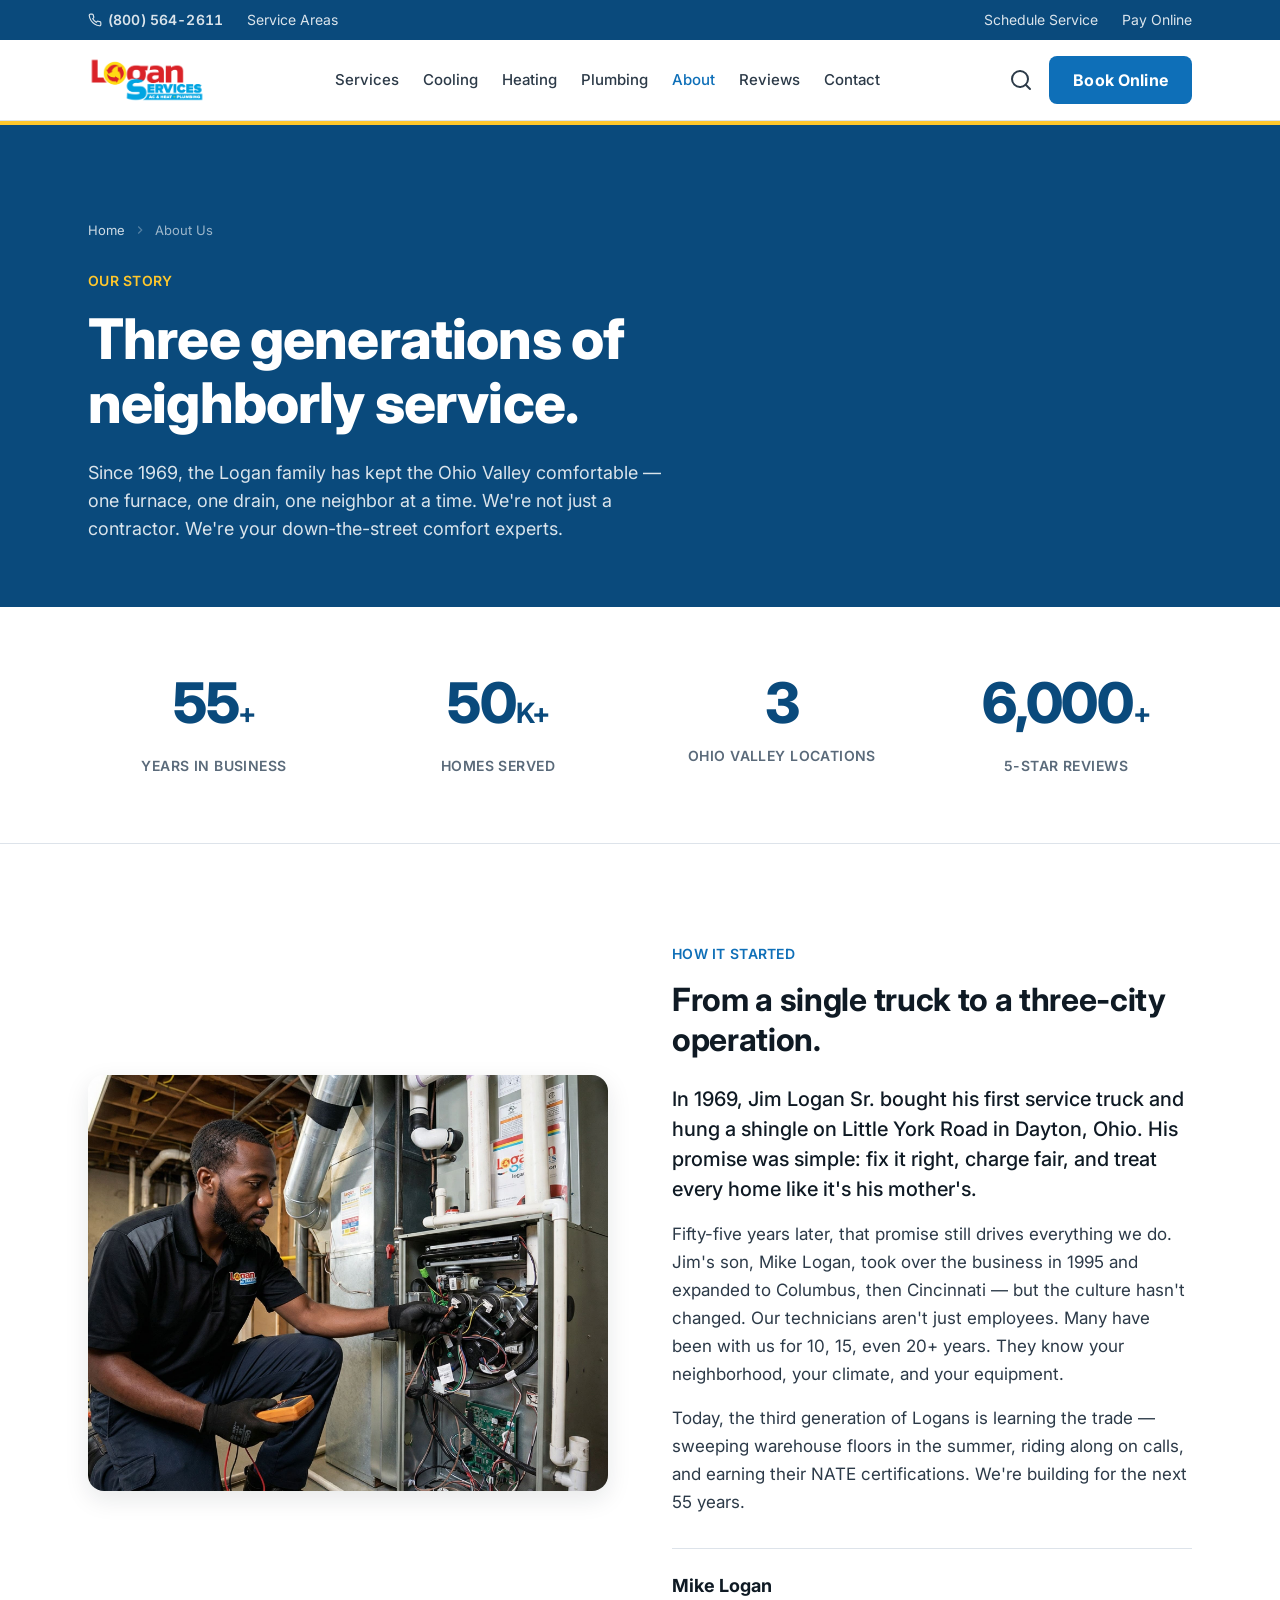
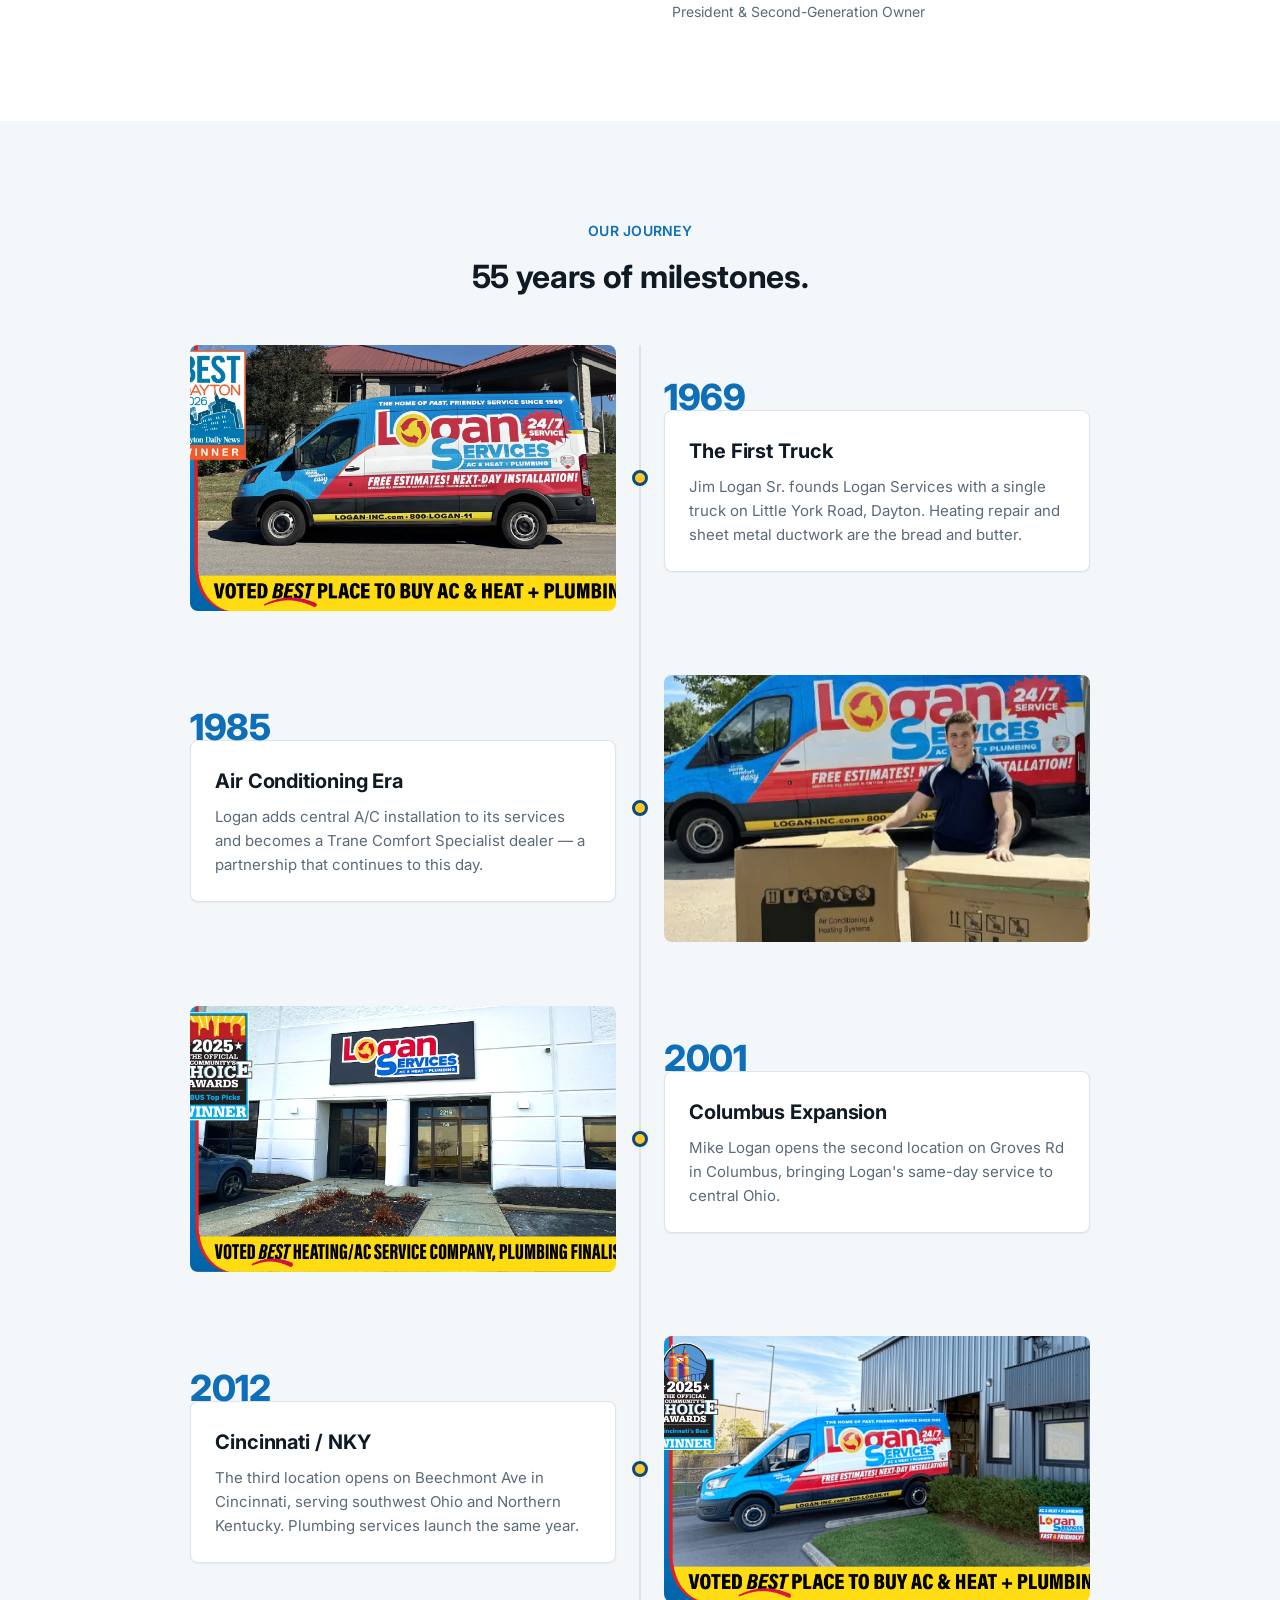
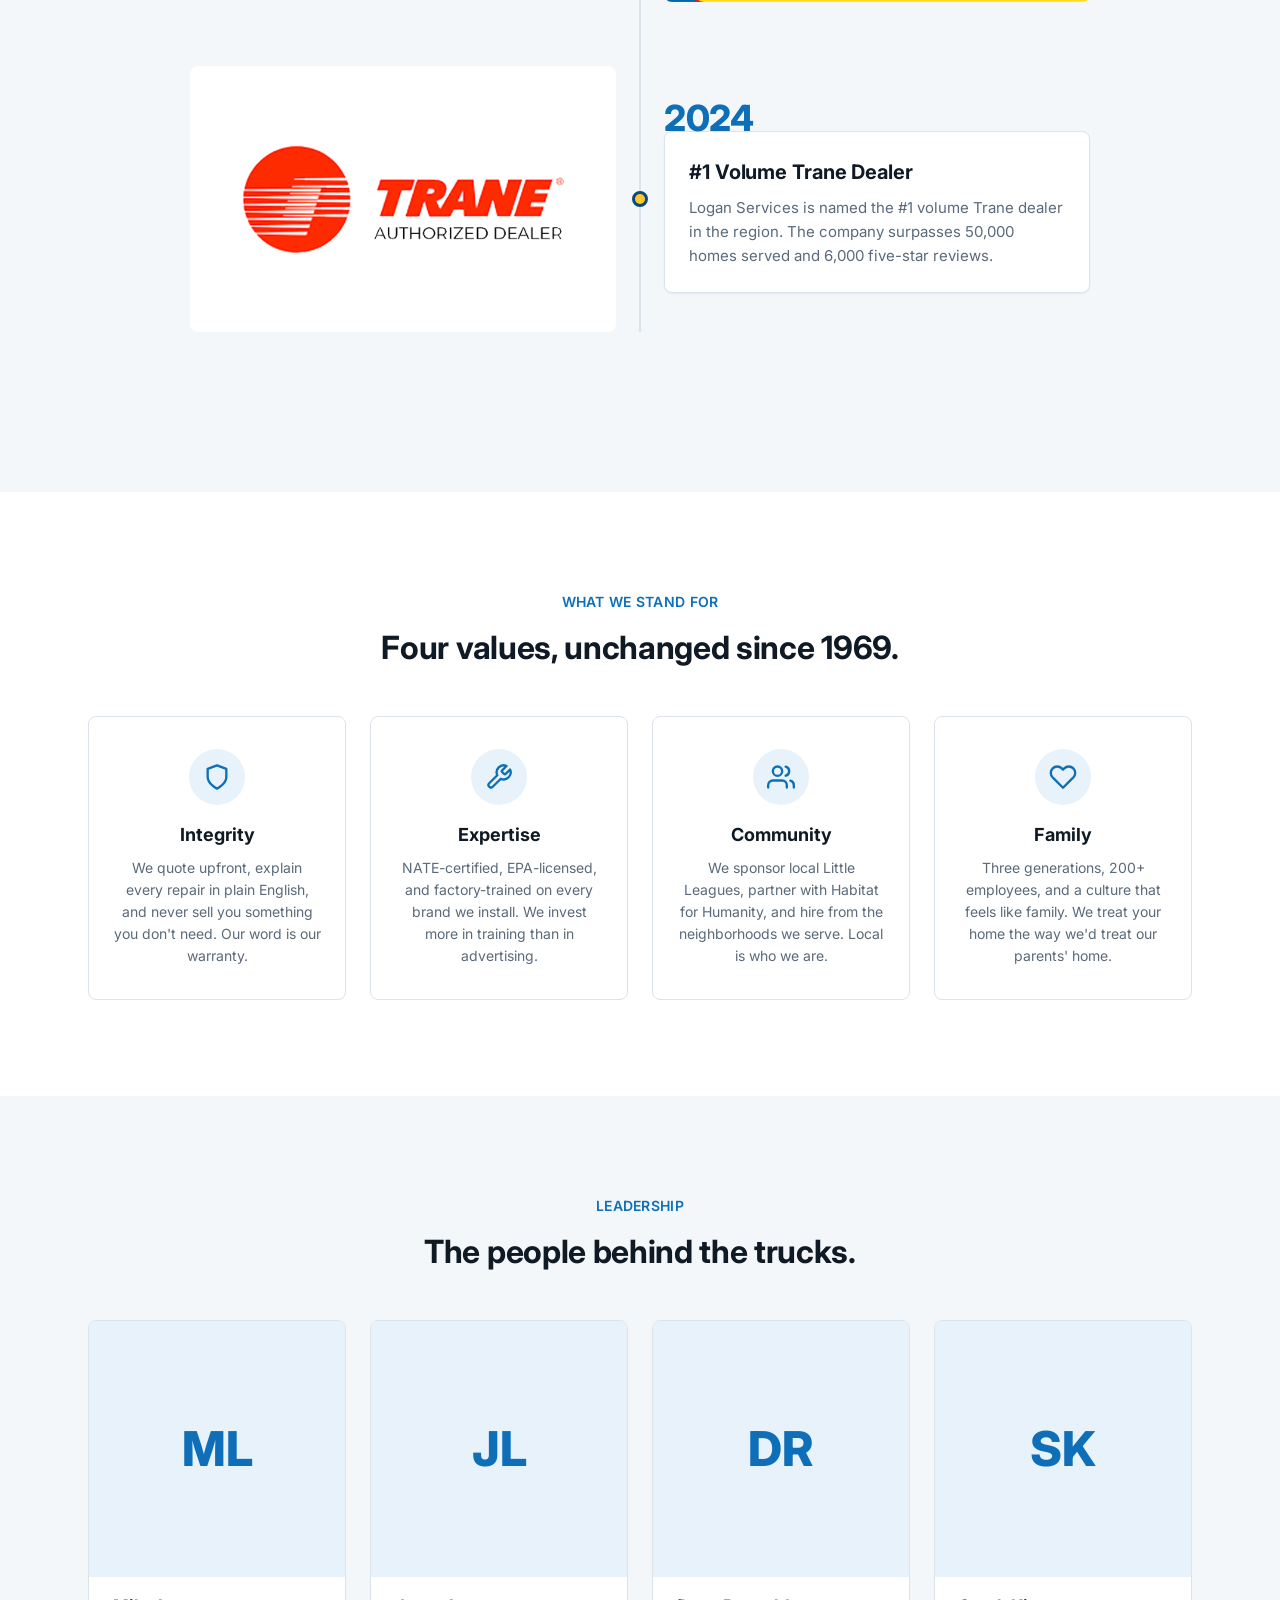
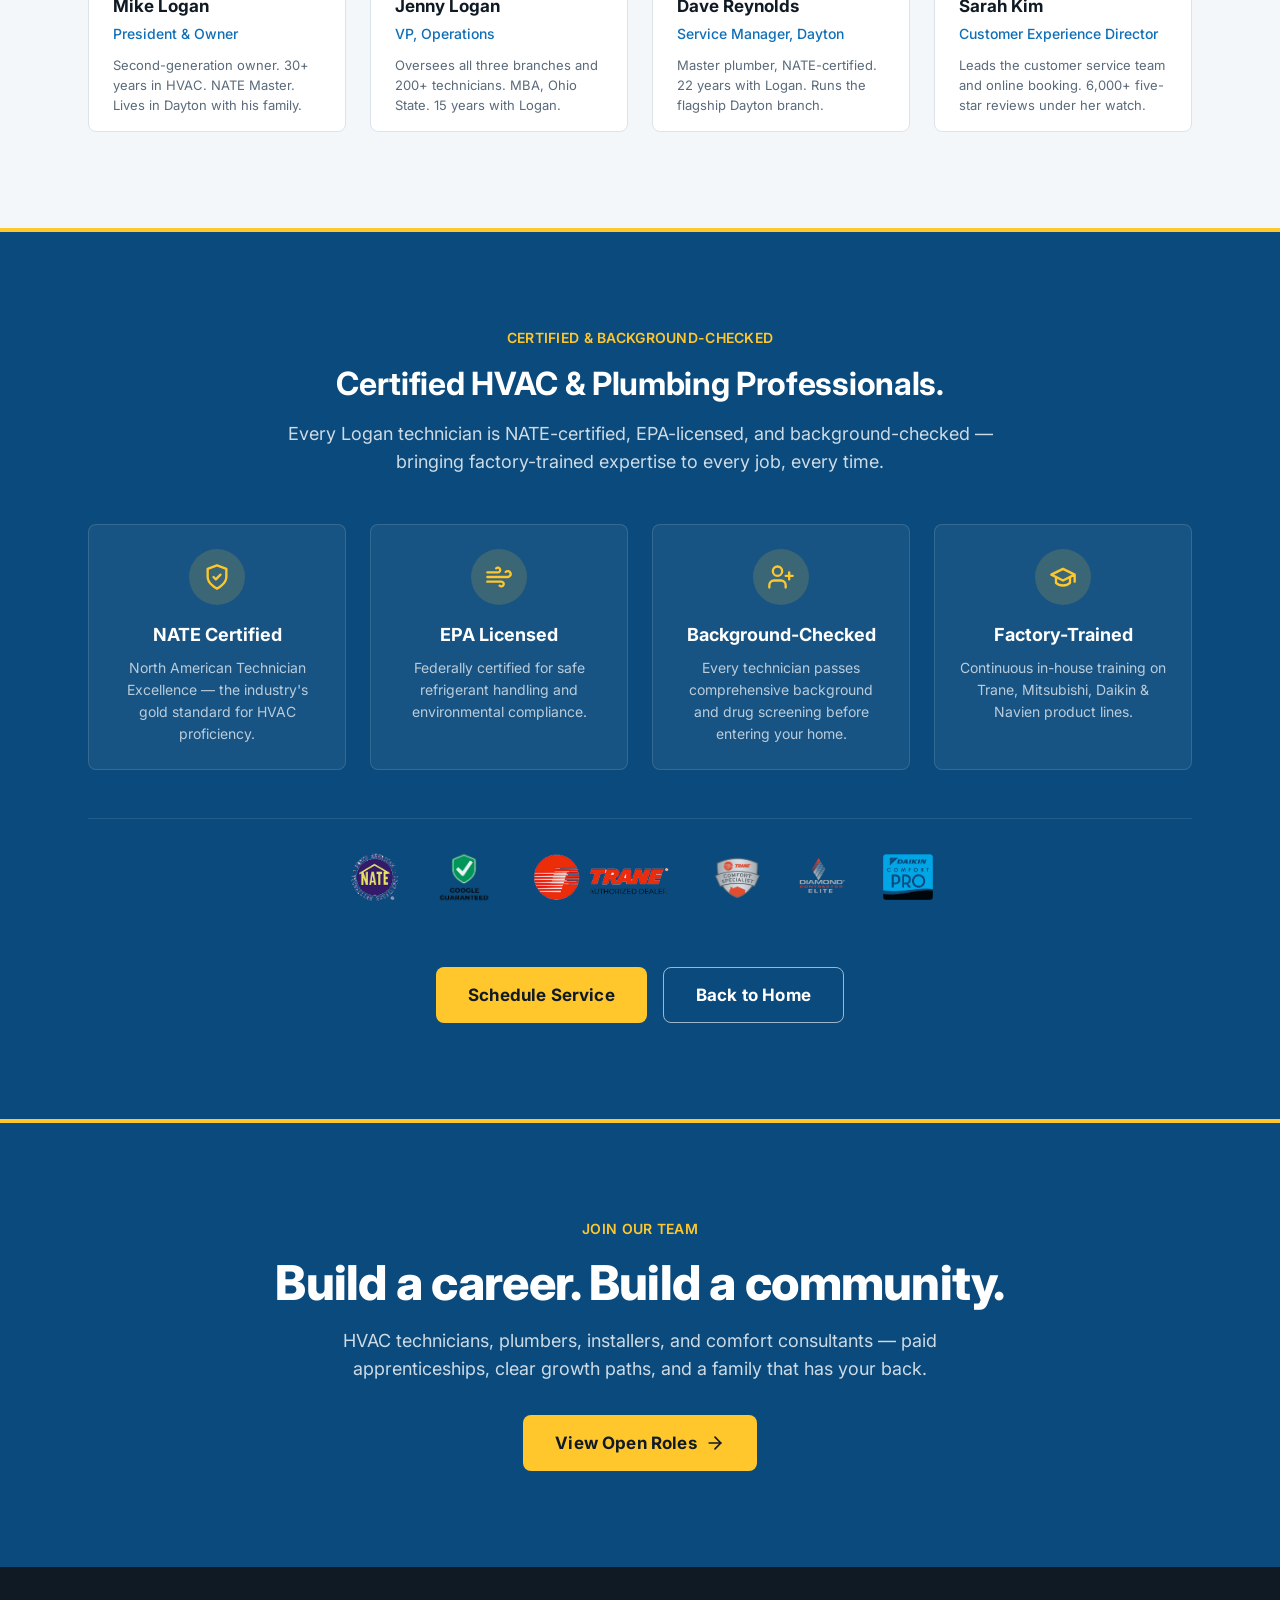
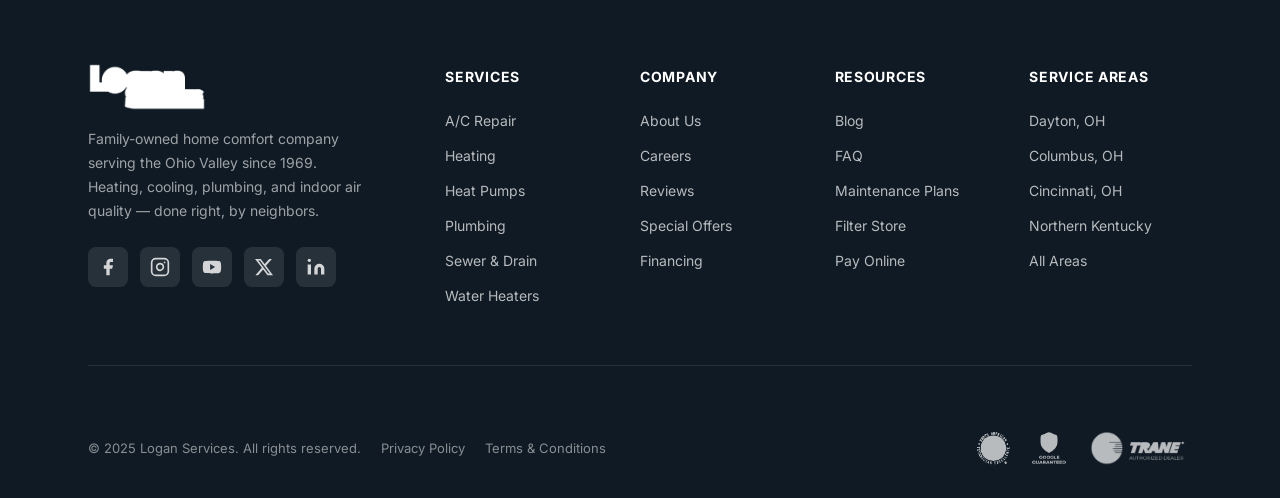
<file: about.html>
<!DOCTYPE html>
<html lang="en">
<head>
<meta charset="UTF-8">
<meta name="viewport" content="width=device-width, initial-scale=1.0">
<title>About Logan Services | Family-Owned HVAC & Plumbing Since 1969</title>
<meta name="description" content="Three generations of Logan family service since 1969. Learn about our history, values, and the team keeping Ohio Valley comfortable for 55+ years.">
<link rel="preconnect" href="https://fonts.googleapis.com">
<link rel="preconnect" href="https://fonts.gstatic.com" crossorigin>
<link href="https://fonts.googleapis.com/css2?family=Inter:wght@400;500;600;700;800&display=swap" rel="stylesheet">
<link rel="stylesheet" href="assets/css/shared.css">
<style>
/* ============================================================
   About Page — Page-Specific Styles
   ============================================================ */

/* Page Hero (compact) */
.page-hero {
  background: var(--brand-blue-deep);
  padding: var(--space-24) 0 var(--space-16);
  position: relative;
  overflow: hidden;
}
.page-hero::before {
  content: '';
  position: absolute;
  top: 0; left: 0; right: 0;
  height: 4px;
  background: var(--accent-yellow);
}
.page-hero .container { position: relative; z-index: 2; }
.page-hero__eyebrow { color: var(--accent-yellow); margin-bottom: var(--space-4); }
.page-hero__title {
  font-size: 56px; line-height: 64px; font-weight: 800;
  color: var(--white); letter-spacing: -0.015em;
  max-width: 760px; margin-bottom: var(--space-6);
}
.page-hero__subhead {
  font-size: 18px; line-height: 28px;
  color: rgba(255,255,255,0.85);
  max-width: 600px;
}
@media (max-width: 1023px) {
  .page-hero { padding: var(--space-16) 0 var(--space-12); }
  .page-hero__title { font-size: 40px; line-height: 48px; }
}
@media (max-width: 639px) {
  .page-hero__title { font-size: 32px; line-height: 40px; }
}
.page-hero__breadcrumb {
  display: flex; align-items: center; gap: var(--space-2);
  font-size: 13px; color: rgba(255,255,255,0.6);
  margin-bottom: var(--space-6);
}
.page-hero__breadcrumb a { color: rgba(255,255,255,0.8); }
.page-hero__breadcrumb a:hover { color: var(--accent-yellow); }
.page-hero__breadcrumb svg { width: 14px; height: 14px; opacity: 0.5; }

/* Stats Bar */
.stats-bar {
  background: var(--white);
  padding: var(--space-16) 0;
  border-bottom: 1px solid var(--ink-100);
}
.stats-bar__grid {
  display: grid;
  grid-template-columns: repeat(4, 1fr);
  gap: var(--space-8);
  text-align: center;
}
@media (max-width: 1023px) {
  .stats-bar__grid { grid-template-columns: repeat(2, 1fr); gap: var(--space-12); }
}
@media (max-width: 639px) {
  .stats-bar__grid { grid-template-columns: 1fr; gap: var(--space-8); }
}
.stat-block__number {
  font-size: 56px; line-height: 64px; font-weight: 800;
  color: var(--brand-blue-deep);
  letter-spacing: -0.02em;
}
.stat-block__number small {
  font-size: 28px; font-weight: 700;
}
.stat-block__label {
  font-size: 14px; font-weight: 600;
  text-transform: uppercase; letter-spacing: 0.03em;
  color: var(--ink-500);
  margin-top: var(--space-2);
}

/* Our Story */
.story-layout {
  display: grid;
  grid-template-columns: 1fr 1fr;
  gap: var(--space-16);
  align-items: center;
}
@media (max-width: 1023px) {
  .story-layout { grid-template-columns: 1fr; gap: var(--space-12); }
}
.story-layout__image {
  border-radius: var(--radius-lg);
  overflow: hidden;
  aspect-ratio: 5 / 4;
  box-shadow: var(--shadow-lg);
}
.story-layout__image img {
  width: 100%; height: 100%; object-fit: cover;
}
.story-layout__content p {
  font-size: 17px; line-height: 28px;
  color: var(--ink-700);
  margin-bottom: var(--space-4);
}
.story-layout__content p.lead {
  font-size: 20px; line-height: 30px;
  color: var(--ink-900);
  font-weight: 500;
}
.story-layout__signature {
  margin-top: var(--space-8);
  padding-top: var(--space-6);
  border-top: 1px solid var(--ink-100);
}
.story-layout__signature-name {
  font-size: 18px; font-weight: 700; color: var(--ink-900);
}
.story-layout__signature-role {
  font-size: 14px; color: var(--ink-500);
}

/* Timeline */
.timeline {
  position: relative;
  max-width: 900px;
  margin: 0 auto;
}
.timeline::before {
  content: '';
  position: absolute;
  left: 50%;
  top: 0; bottom: 0;
  width: 2px;
  background: var(--ink-100);
  transform: translateX(-50%);
}
@media (max-width: 639px) {
  .timeline::before { left: 20px; }
}
.timeline-item {
  position: relative;
  display: grid;
  grid-template-columns: 1fr 1fr;
  gap: var(--space-12);
  margin-bottom: var(--space-16);
  align-items: center;
}
.timeline-item:nth-child(even) {
  direction: rtl;
}
.timeline-item:nth-child(even) > * {
  direction: ltr;
}
@media (max-width: 639px) {
  .timeline-item { grid-template-columns: 1fr; gap: var(--space-4); direction: ltr; }
}
.timeline-item__dot {
  position: absolute;
  left: 50%;
  top: 50%;
  transform: translate(-50%, -50%);
  width: 16px; height: 16px;
  border-radius: 50%;
  background: var(--accent-yellow);
  border: 3px solid var(--brand-blue-deep);
  z-index: 2;
}
@media (max-width: 639px) {
  .timeline-item__dot { left: 20px; top: 8px; transform: translate(-50%, 0); }
}
.timeline-item__year {
  font-size: 36px; font-weight: 800;
  color: var(--brand-blue);
  letter-spacing: -0.01em;
}
.timeline-item__content {
  background: var(--white);
  border: 1px solid var(--ink-100);
  border-radius: var(--radius-md);
  padding: var(--space-6);
  box-shadow: var(--shadow-sm);
}
.timeline-item__content h3 {
  font-size: 20px; font-weight: 700;
  color: var(--ink-900);
  margin-bottom: var(--space-2);
}
.timeline-item__content p {
  font-size: 15px; line-height: 24px;
  color: var(--ink-500);
}
.timeline-item__image {
  border-radius: var(--radius-md);
  overflow: hidden;
  aspect-ratio: 16 / 10;
}
.timeline-item__image img {
  width: 100%; height: 100%; object-fit: cover;
}

/* Values */
.values-grid {
  display: grid;
  grid-template-columns: repeat(4, 1fr);
  gap: var(--space-6);
}
@media (max-width: 1023px) {
  .values-grid { grid-template-columns: repeat(2, 1fr); }
}
@media (max-width: 639px) {
  .values-grid { grid-template-columns: 1fr; }
}
.value-card {
  text-align: center;
  padding: var(--space-8) var(--space-6);
  border-radius: var(--radius-md);
  border: 1px solid var(--ink-100);
  background: var(--white);
  transition: all 200ms var(--ease-out);
}
.value-card:hover {
  border-color: var(--brand-blue);
  box-shadow: var(--shadow-md);
  transform: translateY(-2px);
}
.value-card__icon {
  width: 56px; height: 56px;
  border-radius: 50%;
  background: var(--brand-blue-soft);
  color: var(--brand-blue);
  display: flex; align-items: center; justify-content: center;
  margin: 0 auto var(--space-4);
  transition: all 200ms var(--ease-out);
}
.value-card:hover .value-card__icon {
  background: var(--brand-blue);
  color: var(--white);
}
.value-card__icon svg { width: 28px; height: 28px; }
.value-card h4 {
  font-size: 18px; font-weight: 700;
  color: var(--ink-900);
  margin-bottom: var(--space-2);
}
.value-card p {
  font-size: 14px; line-height: 22px;
  color: var(--ink-500);
}

/* Team */
.team-grid {
  display: grid;
  grid-template-columns: repeat(4, 1fr);
  gap: var(--space-6);
}
@media (max-width: 1023px) {
  .team-grid { grid-template-columns: repeat(2, 1fr); }
}
@media (max-width: 639px) {
  .team-grid { grid-template-columns: 1fr; max-width: 360px; margin: 0 auto; }
}
.team-card {
  background: var(--white);
  border: 1px solid var(--ink-100);
  border-radius: var(--radius-md);
  overflow: hidden;
  transition: all 200ms var(--ease-out);
}
.team-card:hover {
  box-shadow: var(--shadow-lg);
  transform: translateY(-2px);
}
.team-card__photo {
  aspect-ratio: 1 / 1;
  background: var(--brand-blue-soft);
  display: flex;
  align-items: center;
  justify-content: center;
  font-size: 48px;
  font-weight: 800;
  color: var(--brand-blue);
}
.team-card__info {
  padding: var(--space-4) var(--space-6);
}
.team-card__name {
  font-size: 17px; font-weight: 700;
  color: var(--ink-900);
  margin-bottom: 2px;
}
.team-card__role {
  font-size: 14px; color: var(--brand-blue);
  font-weight: 500;
  margin-bottom: var(--space-2);
}
.team-card__bio {
  font-size: 13px; line-height: 20px;
  color: var(--ink-500);
}

</style>
</head>
<body>

<a href="#main" class="skip-link">Skip to main content</a>

<!-- Utility Bar -->
<div class="utility-bar">
  <div class="container">
    <div class="utility-bar__left">
      <a href="tel:8005642611" class="utility-bar__phone tabular">
        <svg viewBox="0 0 24 24" fill="none" stroke="currentColor" stroke-width="2" stroke-linecap="round" stroke-linejoin="round"><path d="M22 16.92v3a2 2 0 0 1-2.18 2 19.79 19.79 0 0 1-8.63-3.07 19.5 19.5 0 0 1-6-6 19.79 19.79 0 0 1-3.07-8.67A2 2 0 0 1 4.11 2h3a2 2 0 0 1 2 1.72 12.84 12.84 0 0 0 .7 2.81 2 2 0 0 1-.45 2.11L8.09 9.91a16 16 0 0 0 6 6l1.27-1.27a2 2 0 0 1 2.11-.45 12.84 12.84 0 0 0 2.81.7A2 2 0 0 1 22 16.92z"/></svg>
        (800) 564-2611
      </a>
      <a href="contact.html">Service Areas</a>
    </div>
    <div class="utility-bar__right">
      <a href="contact.html">Schedule Service</a>
      <a href="#">Pay Online</a>
    </div>
  </div>
</div>

<!-- Header -->
<header class="header" id="header">
  <div class="container">
    <a href="index.html" class="header__logo" aria-label="Logan Services Home">
      <img src=".workbuddy/assets/logo/logan-logo.png" alt="Logan Services">
    </a>
    <nav class="header__nav" aria-label="Primary navigation">
      <a href="service.html">Services</a>
      <a href="service.html#cooling">Cooling</a>
      <a href="service.html#heating">Heating</a>
      <a href="service.html#plumbing">Plumbing</a>
      <a href="about.html" style="color: var(--brand-blue);">About</a>
      <a href="index.html#reviews">Reviews</a>
      <a href="contact.html">Contact</a>
    </nav>
    <div class="header__actions">
      <svg class="header__search" viewBox="0 0 24 24" fill="none" stroke="currentColor" stroke-width="2" stroke-linecap="round" stroke-linejoin="round" aria-hidden="true"><circle cx="11" cy="11" r="8"/><path d="m21 21-4.3-4.3"/></svg>
      <a href="contact.html" class="btn btn--primary">Book Online</a>
      <svg class="header__hamburger" id="hamburger" viewBox="0 0 24 24" fill="none" stroke="currentColor" stroke-width="2" stroke-linecap="round" stroke-linejoin="round" aria-label="Open menu"><line x1="3" y1="6" x2="21" y2="6"/><line x1="3" y1="12" x2="21" y2="12"/><line x1="3" y1="18" x2="21" y2="18"/></svg>
    </div>
  </div>
</header>

<!-- Mobile menu -->
<div class="mobile-overlay" id="mobileOverlay"></div>
<aside class="mobile-menu" id="mobileMenu" aria-hidden="true">
  <div class="mobile-menu__header">
    <img src=".workbuddy/assets/logo/logan-logo.png" alt="Logan Services">
    <svg class="mobile-menu__close" id="mobileMenuClose" viewBox="0 0 24 24" fill="none" stroke="currentColor" stroke-width="2" stroke-linecap="round" stroke-linejoin="round" aria-label="Close menu"><line x1="18" y1="6" x2="6" y2="18"/><line x1="6" y1="6" x2="18" y2="18"/></svg>
  </div>
  <nav class="mobile-menu__nav" aria-label="Mobile navigation">
    <a href="service.html"><svg viewBox="0 0 24 24" fill="none" stroke="currentColor" stroke-width="2" stroke-linecap="round" stroke-linejoin="round"><path d="M12 2v20M2 12h20"/></svg>Services</a>
    <a href="service.html#heating"><svg viewBox="0 0 24 24" fill="none" stroke="currentColor" stroke-width="2" stroke-linecap="round" stroke-linejoin="round"><path d="M8.5 14.5A2.5 2.5 0 0 0 11 12c0-1.38-.5-2-1-3-1.072-2.143-.224-4.054 2-6 .5 2.5 2 4.9 4 6.5 2 1.6 3 3.5 3 5.5a7 7 0 1 1-14 0c0-1.153.433-2.294 1-3a2.5 2.5 0 0 0 2.5 2.5z"/></svg>Heating</a>
    <a href="service.html#cooling"><svg viewBox="0 0 24 24" fill="none" stroke="currentColor" stroke-width="2" stroke-linecap="round" stroke-linejoin="round"><path d="M12 2v20M2 12h20"/></svg>Cooling</a>
    <a href="service.html#plumbing"><svg viewBox="0 0 24 24" fill="none" stroke="currentColor" stroke-width="2" stroke-linecap="round" stroke-linejoin="round"><path d="M14.7 6.3a1 1 0 0 0 0 1.4l1.6 1.6a1 1 0 0 0 1.4 0l3.77-3.77a6 6 0 0 1-7.94 7.94l-6.91 6.91a2.12 2.12 0 0 1-3-3l6.91-6.91a6 6 0 0 1 7.94-7.94l-3.76 3.76z"/></svg>Plumbing</a>
    <a href="service.html#sewer"><svg viewBox="0 0 24 24" fill="none" stroke="currentColor" stroke-width="2" stroke-linecap="round" stroke-linejoin="round"><path d="M7 16.3c2.2 0 4-1.83 4-4.05 0-1.16-.57-2.26-1.71-3.19S7.29 6.75 7 5.3c-.29 1.45-1.14 2.84-2.29 3.76S3 11.1 3 12.25c0 2.22 1.8 4.05 4 4.05z"/><path d="M12.56 6.6A10.97 10.97 0 0 0 14 3.02c.5 2.5 2 4.9 4 6.5s3 3.5 3 5.5a6.98 6.98 0 0 1-11.91 4.97"/></svg>Sewer & Drain</a>
    <a href="service.html#air-quality"><svg viewBox="0 0 24 24" fill="none" stroke="currentColor" stroke-width="2" stroke-linecap="round" stroke-linejoin="round"><path d="M9.59 4.59A2 2 0 1 1 11 8H2m10.59 11.41A2 2 0 1 0 14 16H2m15.73-8.27A2.5 2.5 0 1 1 19.5 12H2"/></svg>Air Quality</a>
    <a href="about.html"><svg viewBox="0 0 24 24" fill="none" stroke="currentColor" stroke-width="2" stroke-linecap="round" stroke-linejoin="round"><path d="M3 9l9-7 9 7v11a2 2 0 0 1-2 2H5a2 2 0 0 1-2-2z"/><polyline points="9 22 9 12 15 12 15 22"/></svg>About Us</a>
    <a href="index.html#certified"><svg viewBox="0 0 24 24" fill="none" stroke="currentColor" stroke-width="2" stroke-linecap="round" stroke-linejoin="round"><path d="M12 22s8-4 8-10V5l-8-3-8 3v7c0 6 8 10 8 10z"/><path d="M9 12l2 2 4-4"/></svg>Certifications</a>
    <a href="index.html#reviews"><svg viewBox="0 0 24 24" fill="none" stroke="currentColor" stroke-width="2" stroke-linecap="round" stroke-linejoin="round"><polygon points="12 2 15.09 8.26 22 9.27 17 14.14 18.18 21.02 12 17.77 5.82 21.02 7 14.14 2 9.27 8.91 8.26 12 2"/></svg>Reviews</a>
    <a href="index.html#offers"><svg viewBox="0 0 24 24" fill="none" stroke="currentColor" stroke-width="2" stroke-linecap="round" stroke-linejoin="round"><path d="M20 12V8H6a2 2 0 0 1-2-2c0-1.1.9-2 2-2h12v4"/><path d="M4 6v12c0 1.1.9 2 2 2h14v-4"/><path d="M18 12a2 2 0 0 0-2 2c0 1.1.9 2 2 2h4v-4z"/></svg>Special Offers</a>
    <a href="index.html#careers"><svg viewBox="0 0 24 24" fill="none" stroke="currentColor" stroke-width="2" stroke-linecap="round" stroke-linejoin="round"><path d="M2 7a2 2 0 0 1 2-2h16a2 2 0 0 1 2 2v3a2 2 0 0 0 0 4v3a2 2 0 0 1-2 2H4a2 2 0 0 1-2-2v-3a2 2 0 0 0 0-4z"/></svg>Careers</a>
    <a href="contact.html"><svg viewBox="0 0 24 24" fill="none" stroke="currentColor" stroke-width="2" stroke-linecap="round" stroke-linejoin="round"><path d="M4 4h16c1.1 0 2 .9 2 2v12c0 1.1-.9 2-2 2H4c-1.1 0-2-.9-2-2V6c0-1.1.9-2 2-2z"/><polyline points="22,6 12,13 2,6"/></svg>Contact</a>
  </nav>
  <div class="mobile-menu__footer">
    <a href="tel:8005642611" class="btn btn--primary btn--block">Call (800) 564-2611</a>
    <a href="contact.html" class="btn btn--ghost-blue btn--block">Book Online</a>
  </div>
</aside>

<!-- Sticky mobile phone CTA -->
<div class="mobile-phone-cta">
  <a href="tel:8005642611">
    <svg viewBox="0 0 24 24" fill="none" stroke="currentColor" stroke-width="2" stroke-linecap="round" stroke-linejoin="round"><path d="M22 16.92v3a2 2 0 0 1-2.18 2 19.79 19.79 0 0 1-8.63-3.07 19.5 19.5 0 0 1-6-6 19.79 19.79 0 0 1-3.07-8.67A2 2 0 0 1 4.11 2h3a2 2 0 0 1 2 1.72 12.84 12.84 0 0 0 .7 2.81 2 2 0 0 1-.45 2.11L8.09 9.91a16 16 0 0 0 6 6l1.27-1.27a2 2 0 0 1 2.11-.45 12.84 12.84 0 0 0 2.81.7A2 2 0 0 1 22 16.92z"/></svg>
    (800) 564-2611
  </a>
</div>

<main id="main">

<!-- ============================================================
     Page Hero
     ============================================================ -->
<section class="page-hero">
  <div class="container">
    <div class="page-hero__breadcrumb fade-in-up">
      <a href="index.html">Home</a>
      <svg viewBox="0 0 24 24" fill="none" stroke="currentColor" stroke-width="2"><polyline points="9 18 15 12 9 6"/></svg>
      <span>About Us</span>
    </div>
    <span class="eyebrow eyebrow--yellow page-hero__eyebrow fade-in-up">Our Story</span>
    <h1 class="page-hero__title fade-in-up">Three generations of neighborly service.</h1>
    <p class="page-hero__subhead fade-in-up">Since 1969, the Logan family has kept the Ohio Valley comfortable &mdash; one furnace, one drain, one neighbor at a time. We're not just a contractor. We're your down-the-street comfort experts.</p>
  </div>
</section>

<!-- ============================================================
     Stats Bar
     ============================================================ -->
<section class="stats-bar">
  <div class="container">
    <div class="stats-bar__grid">
      <div class="stat-block fade-in-up">
        <div class="stat-block__number">55<small>+</small></div>
        <div class="stat-block__label">Years in Business</div>
      </div>
      <div class="stat-block fade-in-up">
        <div class="stat-block__number">50<small>K+</small></div>
        <div class="stat-block__label">Homes Served</div>
      </div>
      <div class="stat-block fade-in-up">
        <div class="stat-block__number">3</div>
        <div class="stat-block__label">Ohio Valley Locations</div>
      </div>
      <div class="stat-block fade-in-up">
        <div class="stat-block__number">6,000<small>+</small></div>
        <div class="stat-block__label">5-Star Reviews</div>
      </div>
    </div>
  </div>
</section>

<!-- ============================================================
     Our Story
     ============================================================ -->
<section class="section">
  <div class="container">
    <div class="story-layout">
      <div class="story-layout__image fade-in-up">
        <img src=".workbuddy/assets/hero/furnace-repair.jpg" alt="Logan Services technician at work">
      </div>
      <div class="story-layout__content fade-in-up">
        <span class="eyebrow">How It Started</span>
        <h2 class="h2" style="margin-bottom: var(--space-6);">From a single truck to a three-city operation.</h2>
        <p class="lead">In 1969, Jim Logan Sr. bought his first service truck and hung a shingle on Little York Road in Dayton, Ohio. His promise was simple: fix it right, charge fair, and treat every home like it's his mother's.</p>
        <p>Fifty-five years later, that promise still drives everything we do. Jim's son, Mike Logan, took over the business in 1995 and expanded to Columbus, then Cincinnati &mdash; but the culture hasn't changed. Our technicians aren't just employees. Many have been with us for 10, 15, even 20+ years. They know your neighborhood, your climate, and your equipment.</p>
        <p>Today, the third generation of Logans is learning the trade &mdash; sweeping warehouse floors in the summer, riding along on calls, and earning their NATE certifications. We're building for the next 55 years.</p>
        <div class="story-layout__signature">
          <div class="story-layout__signature-name">Mike Logan</div>
          <div class="story-layout__signature-role">President &amp; Second-Generation Owner</div>
        </div>
      </div>
    </div>
  </div>
</section>

<!-- ============================================================
     Timeline / Milestones
     ============================================================ -->
<section class="section section--mist">
  <div class="container">
    <div class="section-header section-header--center fade-in-up">
      <span class="eyebrow">Our Journey</span>
      <h2 class="h2">55 years of milestones.</h2>
    </div>
    <div class="timeline">
      <div class="timeline-item fade-in-up">
        <div class="timeline-item__dot"></div>
        <div class="timeline-item__image">
          <img src=".workbuddy/assets/locations/dayton.webp" alt="Dayton, Ohio">
        </div>
        <div>
          <div class="timeline-item__year">1969</div>
          <div class="timeline-item__content">
            <h3>The First Truck</h3>
            <p>Jim Logan Sr. founds Logan Services with a single truck on Little York Road, Dayton. Heating repair and sheet metal ductwork are the bread and butter.</p>
          </div>
        </div>
      </div>
      <div class="timeline-item fade-in-up">
        <div class="timeline-item__dot"></div>
        <div class="timeline-item__image">
          <img src=".workbuddy/assets/hero/installer-van.webp" alt="Logan Services van">
        </div>
        <div>
          <div class="timeline-item__year">1985</div>
          <div class="timeline-item__content">
            <h3>Air Conditioning Era</h3>
            <p>Logan adds central A/C installation to its services and becomes a Trane Comfort Specialist dealer &mdash; a partnership that continues to this day.</p>
          </div>
        </div>
      </div>
      <div class="timeline-item fade-in-up">
        <div class="timeline-item__dot"></div>
        <div class="timeline-item__image">
          <img src=".workbuddy/assets/locations/columbus.webp" alt="Columbus, Ohio">
        </div>
        <div>
          <div class="timeline-item__year">2001</div>
          <div class="timeline-item__content">
            <h3>Columbus Expansion</h3>
            <p>Mike Logan opens the second location on Groves Rd in Columbus, bringing Logan's same-day service to central Ohio.</p>
          </div>
        </div>
      </div>
      <div class="timeline-item fade-in-up">
        <div class="timeline-item__dot"></div>
        <div class="timeline-item__image">
          <img src=".workbuddy/assets/locations/cincinnati.png" alt="Cincinnati, Ohio">
        </div>
        <div>
          <div class="timeline-item__year">2012</div>
          <div class="timeline-item__content">
            <h3>Cincinnati / NKY</h3>
            <p>The third location opens on Beechmont Ave in Cincinnati, serving southwest Ohio and Northern Kentucky. Plumbing services launch the same year.</p>
          </div>
        </div>
      </div>
      <div class="timeline-item fade-in-up">
        <div class="timeline-item__dot"></div>
        <div class="timeline-item__image">
          <img src=".workbuddy/assets/awards/trane-dealer.png" alt="Trane Dealer Award" style="object-fit: contain; padding: var(--space-6); background: var(--white);">
        </div>
        <div>
          <div class="timeline-item__year">2024</div>
          <div class="timeline-item__content">
            <h3>#1 Volume Trane Dealer</h3>
            <p>Logan Services is named the #1 volume Trane dealer in the region. The company surpasses 50,000 homes served and 6,000 five-star reviews.</p>
          </div>
        </div>
      </div>
    </div>
  </div>
</section>

<!-- ============================================================
     Values
     ============================================================ -->
<section class="section">
  <div class="container">
    <div class="section-header section-header--center fade-in-up">
      <span class="eyebrow">What We Stand For</span>
      <h2 class="h2">Four values, unchanged since 1969.</h2>
    </div>
    <div class="values-grid">
      <div class="value-card fade-in-up">
        <div class="value-card__icon">
          <svg viewBox="0 0 24 24" fill="none" stroke="currentColor" stroke-width="2" stroke-linecap="round" stroke-linejoin="round"><path d="M12 22s8-4 8-10V5l-8-3-8 3v7c0 6 8 10 8 10z"/></svg>
        </div>
        <h4>Integrity</h4>
        <p>We quote upfront, explain every repair in plain English, and never sell you something you don't need. Our word is our warranty.</p>
      </div>
      <div class="value-card fade-in-up">
        <div class="value-card__icon">
          <svg viewBox="0 0 24 24" fill="none" stroke="currentColor" stroke-width="2" stroke-linecap="round" stroke-linejoin="round"><path d="M14.7 6.3a1 1 0 0 0 0 1.4l1.6 1.6a1 1 0 0 0 1.4 0l3.77-3.77a6 6 0 0 1-7.94 7.94l-6.91 6.91a2.12 2.12 0 0 1-3-3l6.91-6.91a6 6 0 0 1 7.94-7.94l-3.76 3.76z"/></svg>
        </div>
        <h4>Expertise</h4>
        <p>NATE-certified, EPA-licensed, and factory-trained on every brand we install. We invest more in training than in advertising.</p>
      </div>
      <div class="value-card fade-in-up">
        <div class="value-card__icon">
          <svg viewBox="0 0 24 24" fill="none" stroke="currentColor" stroke-width="2" stroke-linecap="round" stroke-linejoin="round"><path d="M17 21v-2a4 4 0 0 0-4-4H5a4 4 0 0 0-4 4v2"/><circle cx="9" cy="7" r="4"/><path d="M23 21v-2a4 4 0 0 0-3-3.87M16 3.13a4 4 0 0 1 0 7.75"/></svg>
        </div>
        <h4>Community</h4>
        <p>We sponsor local Little Leagues, partner with Habitat for Humanity, and hire from the neighborhoods we serve. Local is who we are.</p>
      </div>
      <div class="value-card fade-in-up">
        <div class="value-card__icon">
          <svg viewBox="0 0 24 24" fill="none" stroke="currentColor" stroke-width="2" stroke-linecap="round" stroke-linejoin="round"><path d="M20.84 4.61a5.5 5.5 0 0 0-7.78 0L12 5.67l-1.06-1.06a5.5 5.5 0 0 0-7.78 7.78l1.06 1.06L12 21.23l7.78-7.78 1.06-1.06a5.5 5.5 0 0 0 0-7.78z"/></svg>
        </div>
        <h4>Family</h4>
        <p>Three generations, 200+ employees, and a culture that feels like family. We treat your home the way we'd treat our parents' home.</p>
      </div>
    </div>
  </div>
</section>

<!-- ============================================================
     Team / Leadership
     ============================================================ -->
<section class="section section--mist">
  <div class="container">
    <div class="section-header section-header--center fade-in-up">
      <span class="eyebrow">Leadership</span>
      <h2 class="h2">The people behind the trucks.</h2>
    </div>
    <div class="team-grid">
      <div class="team-card fade-in-up">
        <div class="team-card__photo">ML</div>
        <div class="team-card__info">
          <div class="team-card__name">Mike Logan</div>
          <div class="team-card__role">President &amp; Owner</div>
          <p class="team-card__bio">Second-generation owner. 30+ years in HVAC. NATE Master. Lives in Dayton with his family.</p>
        </div>
      </div>
      <div class="team-card fade-in-up">
        <div class="team-card__photo">JL</div>
        <div class="team-card__info">
          <div class="team-card__name">Jenny Logan</div>
          <div class="team-card__role">VP, Operations</div>
          <p class="team-card__bio">Oversees all three branches and 200+ technicians. MBA, Ohio State. 15 years with Logan.</p>
        </div>
      </div>
      <div class="team-card fade-in-up">
        <div class="team-card__photo">DR</div>
        <div class="team-card__info">
          <div class="team-card__name">Dave Reynolds</div>
          <div class="team-card__role">Service Manager, Dayton</div>
          <p class="team-card__bio">Master plumber, NATE-certified. 22 years with Logan. Runs the flagship Dayton branch.</p>
        </div>
      </div>
      <div class="team-card fade-in-up">
        <div class="team-card__photo">SK</div>
        <div class="team-card__info">
          <div class="team-card__name">Sarah Kim</div>
          <div class="team-card__role">Customer Experience Director</div>
          <p class="team-card__bio">Leads the customer service team and online booking. 6,000+ five-star reviews under her watch.</p>
        </div>
      </div>
    </div>
  </div>
</section>

<!-- ============================================================
     Certified Professionals (reuse)
     ============================================================ -->
<section class="section certified">
  <div class="container">
    <div class="section-header section-header--center fade-in-up">
      <span class="eyebrow eyebrow--yellow">Certified &amp; Background-Checked</span>
      <h2 class="h2">Certified HVAC &amp; Plumbing Professionals.</h2>
      <p class="body-lg">Every Logan technician is NATE-certified, EPA-licensed, and background-checked &mdash; bringing factory-trained expertise to every job, every time.</p>
    </div>
    <div class="certified__grid">
      <div class="cert-item fade-in-up">
        <div class="cert-item__icon">
          <svg viewBox="0 0 24 24" fill="none" stroke="currentColor" stroke-width="2" stroke-linecap="round" stroke-linejoin="round"><path d="M12 22s8-4 8-10V5l-8-3-8 3v7c0 6 8 10 8 10z"/><path d="M9 12l2 2 4-4"/></svg>
        </div>
        <h4>NATE Certified</h4>
        <p>North American Technician Excellence &mdash; the industry's gold standard for HVAC proficiency.</p>
      </div>
      <div class="cert-item fade-in-up">
        <div class="cert-item__icon">
          <svg viewBox="0 0 24 24" fill="none" stroke="currentColor" stroke-width="2" stroke-linecap="round" stroke-linejoin="round"><path d="M9.59 4.59A2 2 0 1 1 11 8H2m10.59 11.41A2 2 0 1 0 14 16H2m15.73-8.27A2.5 2.5 0 1 1 19.5 12H2"/></svg>
        </div>
        <h4>EPA Licensed</h4>
        <p>Federally certified for safe refrigerant handling and environmental compliance.</p>
      </div>
      <div class="cert-item fade-in-up">
        <div class="cert-item__icon">
          <svg viewBox="0 0 24 24" fill="none" stroke="currentColor" stroke-width="2" stroke-linecap="round" stroke-linejoin="round"><path d="M16 21v-2a4 4 0 0 0-4-4H6a4 4 0 0 0-4 4v2"/><circle cx="9" cy="7" r="4"/><path d="M22 11h-6M19 8v6"/></svg>
        </div>
        <h4>Background-Checked</h4>
        <p>Every technician passes comprehensive background and drug screening before entering your home.</p>
      </div>
      <div class="cert-item fade-in-up">
        <div class="cert-item__icon">
          <svg viewBox="0 0 24 24" fill="none" stroke="currentColor" stroke-width="2" stroke-linecap="round" stroke-linejoin="round"><path d="M22 10v6M2 10l10-5 10 5-10 5z"/><path d="M6 12v5c3 3 9 3 12 0v-5"/></svg>
        </div>
        <h4>Factory-Trained</h4>
        <p>Continuous in-house training on Trane, Mitsubishi, Daikin &amp; Navien product lines.</p>
      </div>
    </div>
    <div class="certified__badges fade-in-up">
      <img src=".workbuddy/assets/awards/nate.png" alt="NATE Certified">
      <img src=".workbuddy/assets/awards/google-guaranteed.png" alt="Google Guaranteed">
      <img src=".workbuddy/assets/awards/trane-dealer.png" alt="#1 Volume Trane Dealer">
      <img src=".workbuddy/assets/awards/trane-comfort.png" alt="Trane Comfort Specialist">
      <img src=".workbuddy/assets/awards/diamond.png" alt="Mitsubishi Electric Diamond Contractor">
      <img src=".workbuddy/assets/awards/daikin-pro.png" alt="Daikin Comfort Pro">
    </div>
    <div class="certified__cta fade-in-up">
      <a href="contact.html" class="btn btn--yellow btn--lg">Schedule Service</a>
      <a href="index.html#story" class="btn btn--ghost-light btn--lg">Back to Home</a>
    </div>
  </div>
</section>

<!-- ============================================================
     Careers CTA
     ============================================================ -->
<section class="careers-cta">
  <div class="container">
    <div class="fade-in-up">
      <span class="eyebrow eyebrow--yellow">Join Our Team</span>
      <h2 class="careers-cta__title">Build a career. Build a community.</h2>
      <p class="careers-cta__subhead">HVAC technicians, plumbers, installers, and comfort consultants &mdash; paid apprenticeships, clear growth paths, and a family that has your back.</p>
      <a href="contact.html" class="btn btn--yellow btn--lg">View Open Roles
        <svg viewBox="0 0 24 24" fill="none" stroke="currentColor" stroke-width="2" stroke-linecap="round" stroke-linejoin="round"><line x1="5" y1="12" x2="19" y2="12"/><polyline points="12 5 19 12 12 19"/></svg>
      </a>
    </div>
  </div>
</section>

</main>

<!-- Footer -->
<footer class="footer">
  <div class="container">
    <div class="footer__top">
      <div class="footer__brand">
        <img src=".workbuddy/assets/logo/logan-logo.png" alt="Logan Services">
        <p>Family-owned home comfort company serving the Ohio Valley since 1969. Heating, cooling, plumbing, and indoor air quality &mdash; done right, by neighbors.</p>
        <div class="footer__social">
          <a href="#" aria-label="Facebook"><svg viewBox="0 0 24 24" fill="currentColor"><path d="M18 2h-3a5 5 0 0 0-5 5v3H7v4h3v8h4v-8h3l1-4h-4V7a1 1 0 0 1 1-1h3z"/></svg></a>
          <a href="#" aria-label="Instagram"><svg viewBox="0 0 24 24" fill="none" stroke="currentColor" stroke-width="2" stroke-linecap="round" stroke-linejoin="round"><rect x="2" y="2" width="20" height="20" rx="5" ry="5"/><path d="M16 11.37A4 4 0 1 1 12.63 8 4 4 0 0 1 16 11.37z"/><line x1="17.5" y1="6.5" x2="17.51" y2="6.5"/></svg></a>
          <a href="#" aria-label="YouTube"><svg viewBox="0 0 24 24" fill="currentColor"><path d="M23 12s0-3.5-.45-5.18a2.78 2.78 0 0 0-1.95-2C18.88 4.35 12 4.35 12 4.35s-6.88 0-8.6.47a2.78 2.78 0 0 0-1.95 2C1 8.5 1 12 1 12s0 3.5.45 5.18a2.78 2.78 0 0 0 1.95 2c1.72.47 8.6.47 8.6.47s6.88 0 8.6-.47a2.78 2.78 0 0 0 1.95-2C23 15.5 23 12 23 12zM9.75 15.5v-7l6 3.5z"/></svg></a>
          <a href="#" aria-label="X (Twitter)"><svg viewBox="0 0 24 24" fill="currentColor"><path d="M18.244 2.25h3.308l-7.227 8.26 8.502 11.24H16.17l-5.214-6.817L4.99 21.75H1.68l7.73-8.835L1.254 2.25H8.08l4.713 6.231zm-1.161 17.52h1.833L7.084 4.126H5.117z"/></svg></a>
          <a href="#" aria-label="LinkedIn"><svg viewBox="0 0 24 24" fill="currentColor"><path d="M16 8a6 6 0 0 1 6 6v7h-4v-7a2 2 0 0 0-2-2 2 2 0 0 0-2 2v7h-4v-7a6 6 0 0 1 6-6z"/><rect x="2" y="9" width="4" height="12"/><circle cx="4" cy="4" r="2"/></svg></a>
        </div>
      </div>
      <div class="footer__col">
        <h4>Services</h4>
        <ul>
          <li><a href="service.html#cooling">A/C Repair</a></li>
          <li><a href="service.html#heating">Heating</a></li>
          <li><a href="service.html#heating">Heat Pumps</a></li>
          <li><a href="service.html#plumbing">Plumbing</a></li>
          <li><a href="service.html#sewer">Sewer & Drain</a></li>
          <li><a href="service.html#water-heaters">Water Heaters</a></li>
        </ul>
      </div>
      <div class="footer__col">
        <h4>Company</h4>
        <ul>
          <li><a href="about.html">About Us</a></li>
          <li><a href="index.html#careers">Careers</a></li>
          <li><a href="index.html#reviews">Reviews</a></li>
          <li><a href="index.html#offers">Special Offers</a></li>
          <li><a href="#">Financing</a></li>
        </ul>
      </div>
      <div class="footer__col">
        <h4>Resources</h4>
        <ul>
          <li><a href="#">Blog</a></li>
          <li><a href="#">FAQ</a></li>
          <li><a href="#">Maintenance Plans</a></li>
          <li><a href="#">Filter Store</a></li>
          <li><a href="#">Pay Online</a></li>
        </ul>
      </div>
      <div class="footer__col">
        <h4>Service Areas</h4>
        <ul>
          <li><a href="contact.html#dayton">Dayton, OH</a></li>
          <li><a href="contact.html#columbus">Columbus, OH</a></li>
          <li><a href="contact.html#cincinnati">Cincinnati, OH</a></li>
          <li><a href="contact.html#cincinnati">Northern Kentucky</a></li>
          <li><a href="contact.html">All Areas</a></li>
        </ul>
      </div>
    </div>
    <div class="footer__bottom">
      <div class="footer__bottom-left">
        &copy; 2025 Logan Services. All rights reserved.
        <a href="#">Privacy Policy</a>
        <a href="#">Terms & Conditions</a>
      </div>
      <div class="footer__badges">
        <img src=".workbuddy/assets/awards/nate.png" alt="NATE Certified">
        <img src=".workbuddy/assets/awards/google-guaranteed.png" alt="Google Guaranteed">
        <img src=".workbuddy/assets/awards/trane-dealer.png" alt="#1 Trane Dealer">
      </div>
    </div>
  </div>
</footer>

<script src="assets/js/shared.js"></script>
</body>
</html>
</file>
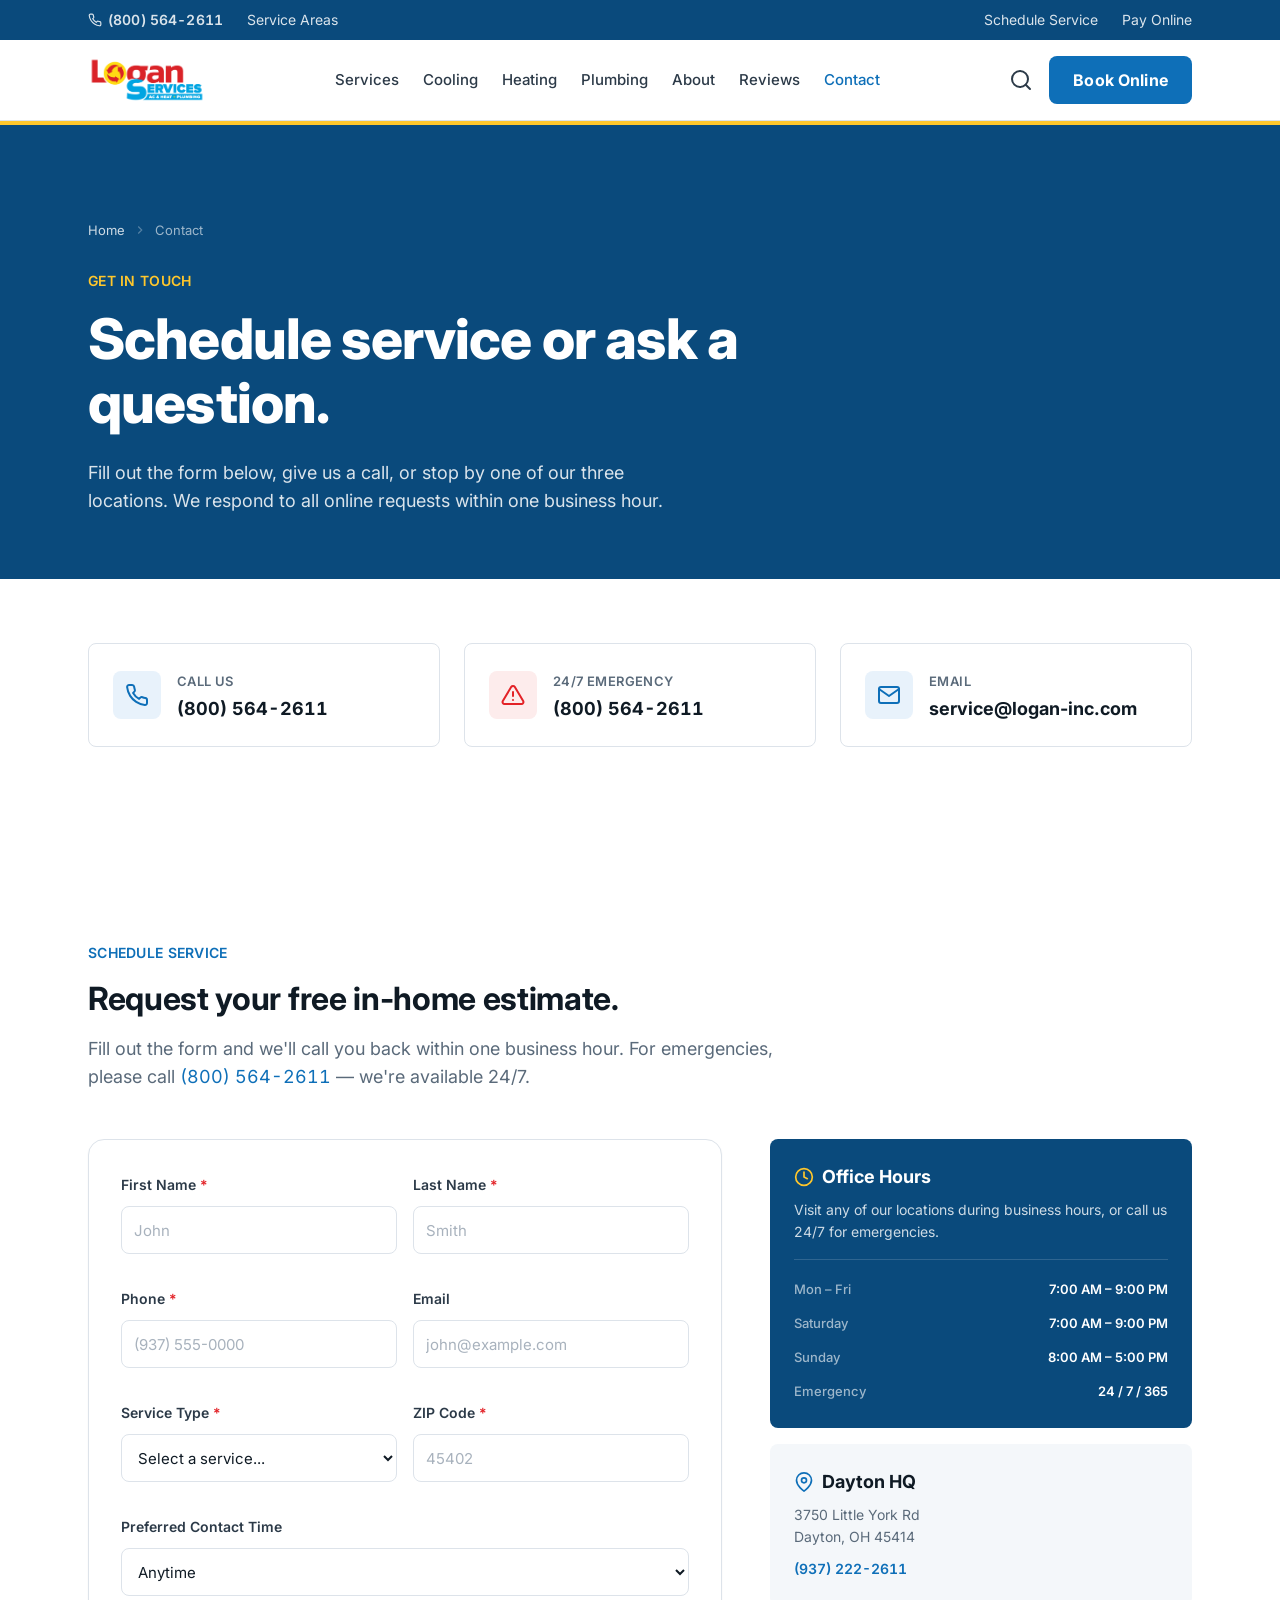
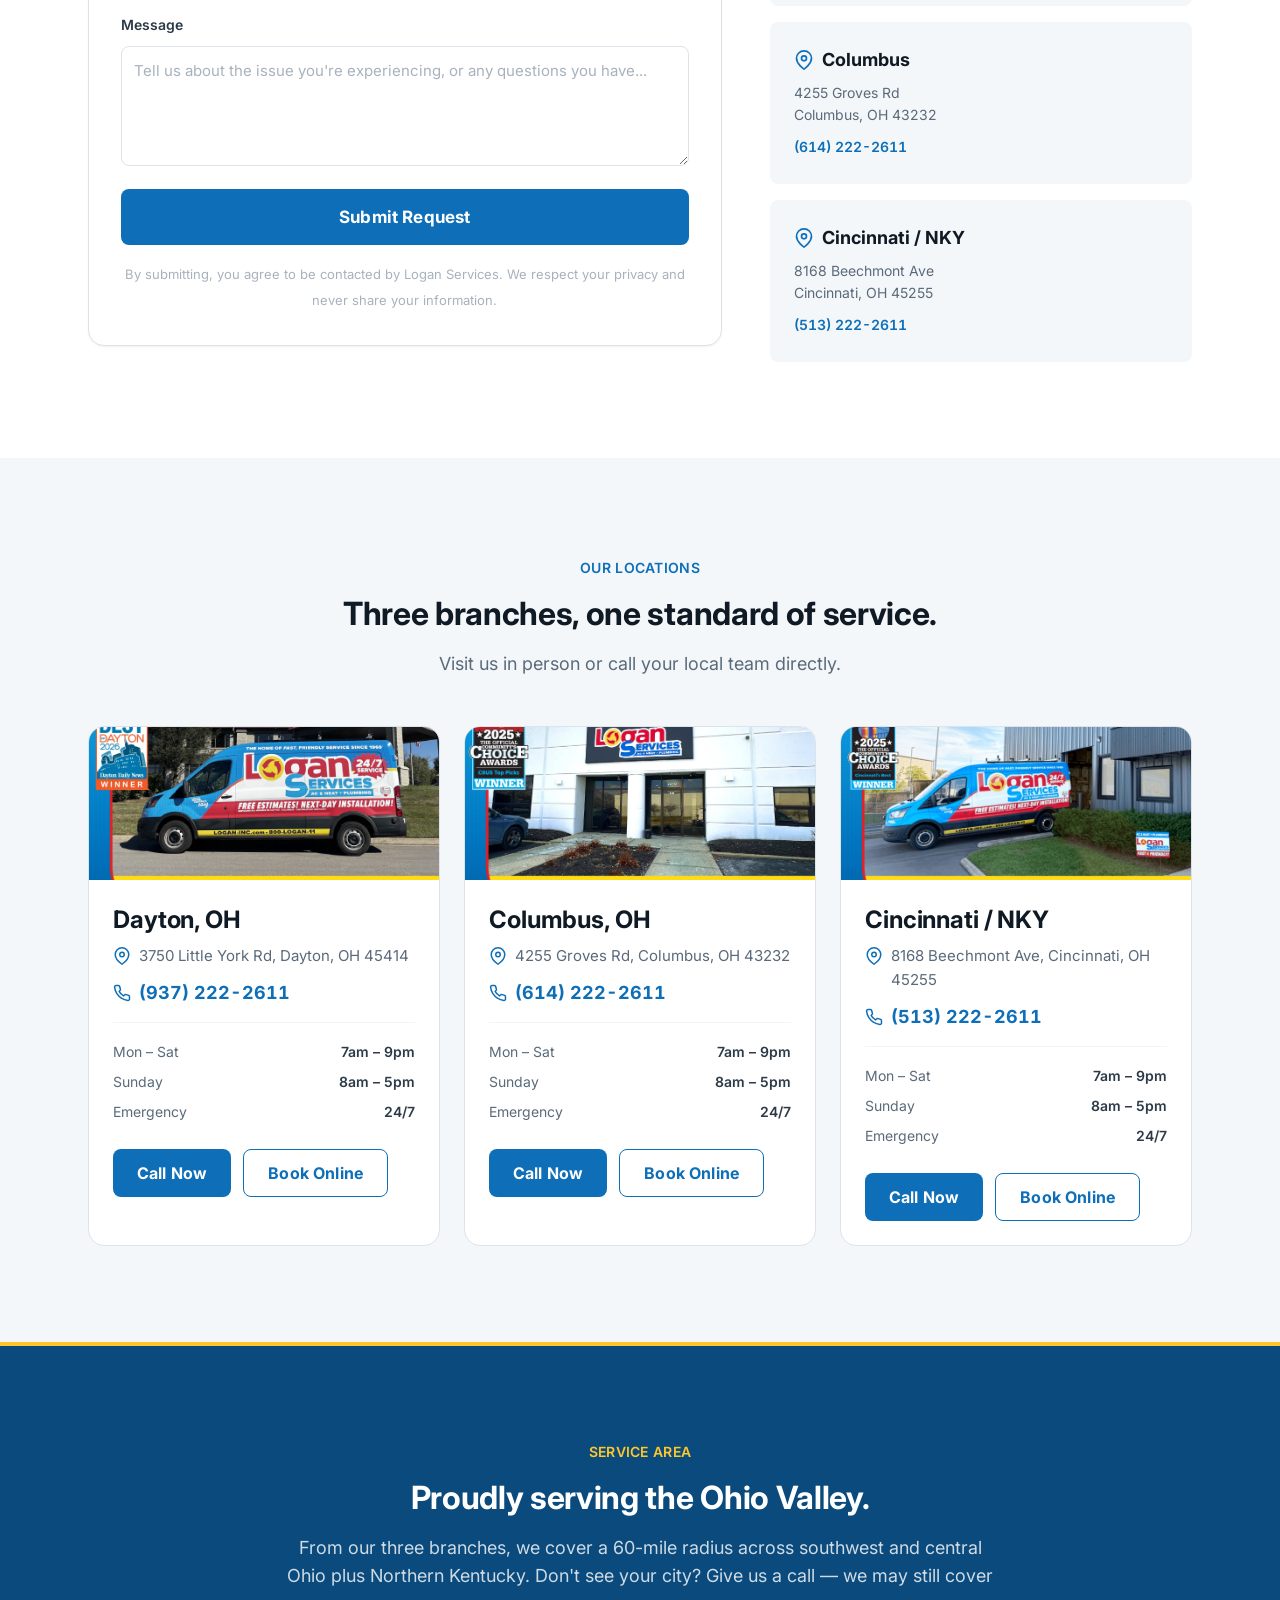
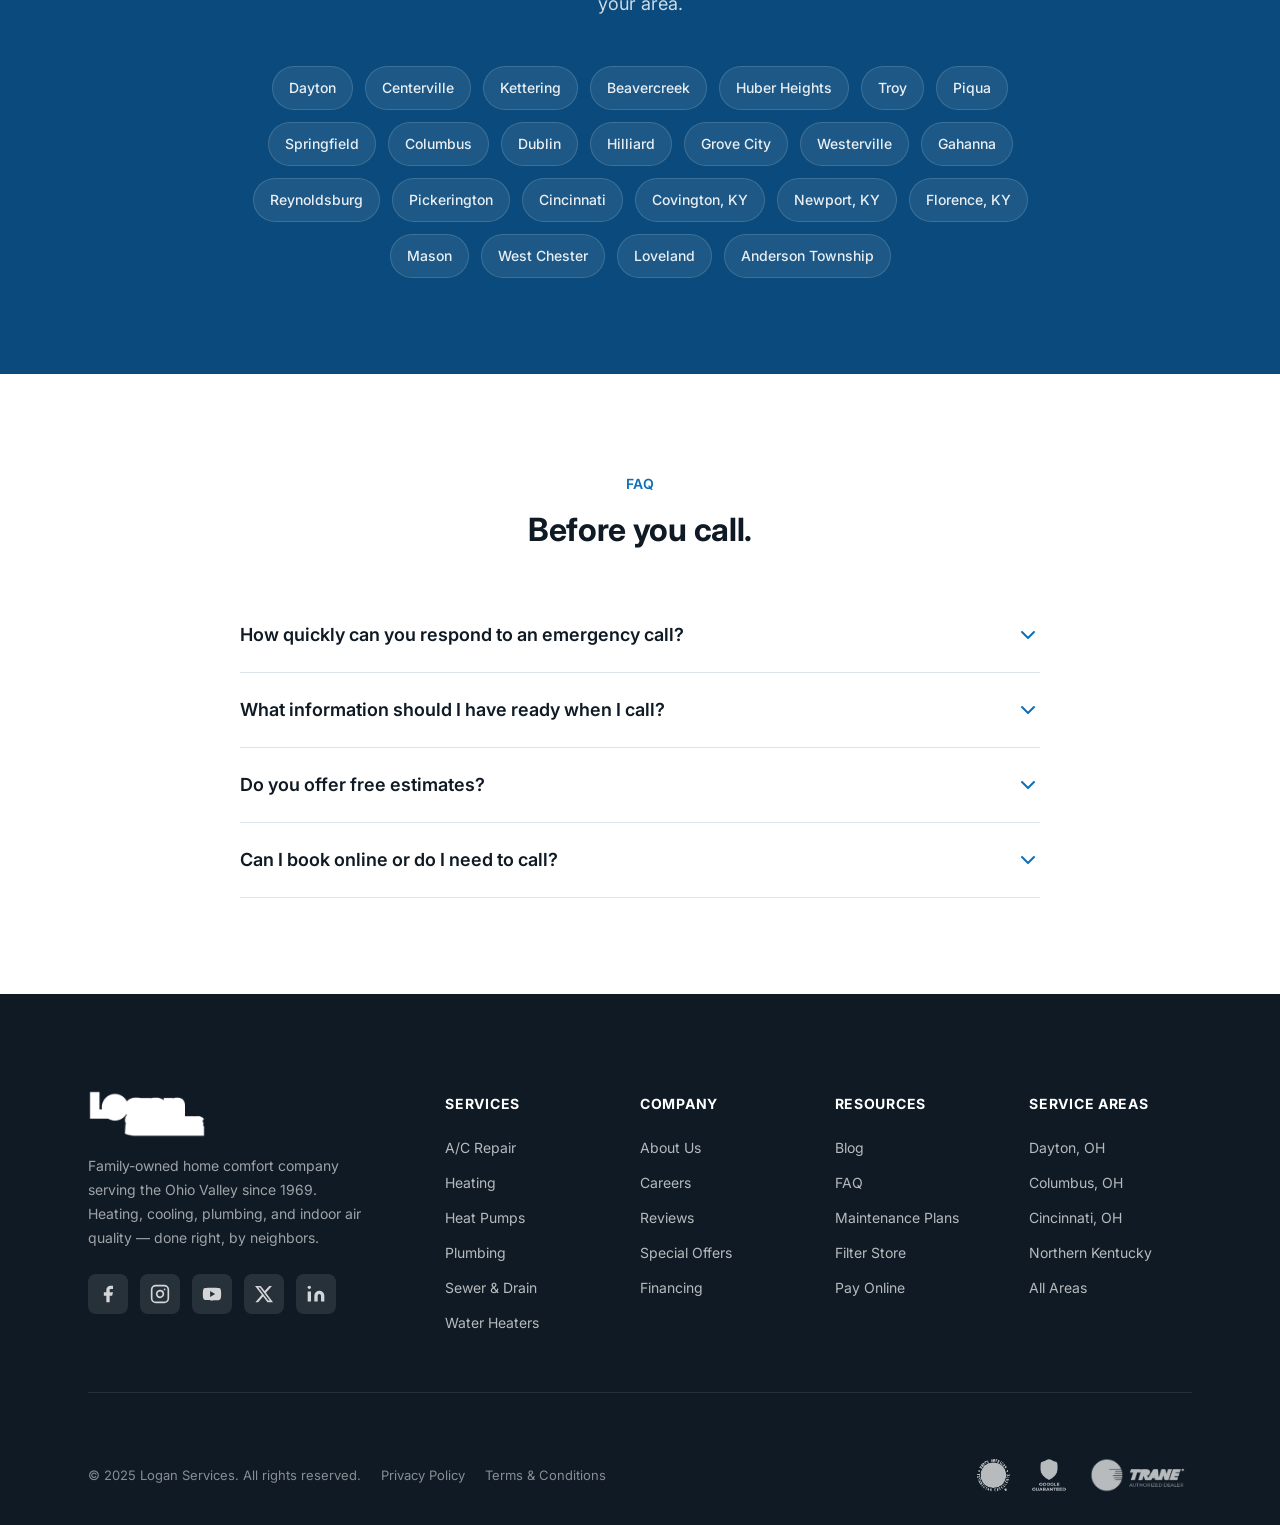
<file: contact.html>
<!DOCTYPE html>
<html lang="en">
<head>
<meta charset="UTF-8">
<meta name="viewport" content="width=device-width, initial-scale=1.0">
<title>Contact Logan Services | Schedule HVAC & Plumbing Service</title>
<meta name="description" content="Contact Logan Services for HVAC, plumbing, and comfort services in Dayton, Columbus, Cincinnati & Northern Kentucky. Free estimates, 24/7 emergency service.">
<link rel="preconnect" href="https://fonts.googleapis.com">
<link rel="preconnect" href="https://fonts.gstatic.com" crossorigin>
<link href="https://fonts.googleapis.com/css2?family=Inter:wght@400;500;600;700;800&display=swap" rel="stylesheet">
<link rel="stylesheet" href="assets/css/shared.css">
<style>
/* ============================================================
   Contact Page — Page-Specific Styles
   ============================================================ */

/* Page Hero */
.page-hero {
  background: var(--brand-blue-deep);
  padding: var(--space-24) 0 var(--space-16);
  position: relative;
  overflow: hidden;
}
.page-hero::before {
  content: '';
  position: absolute;
  top: 0; left: 0; right: 0;
  height: 4px;
  background: var(--accent-yellow);
}
.page-hero .container { position: relative; z-index: 2; }
.page-hero__eyebrow { color: var(--accent-yellow); margin-bottom: var(--space-4); }
.page-hero__title {
  font-size: 56px; line-height: 64px; font-weight: 800;
  color: var(--white); letter-spacing: -0.015em;
  max-width: 760px; margin-bottom: var(--space-6);
}
.page-hero__subhead {
  font-size: 18px; line-height: 28px;
  color: rgba(255,255,255,0.85);
  max-width: 600px;
}
@media (max-width: 1023px) {
  .page-hero { padding: var(--space-16) 0 var(--space-12); }
  .page-hero__title { font-size: 40px; line-height: 48px; }
}
@media (max-width: 639px) {
  .page-hero__title { font-size: 32px; line-height: 40px; }
}
.page-hero__breadcrumb {
  display: flex; align-items: center; gap: var(--space-2);
  font-size: 13px; color: rgba(255,255,255,0.6);
  margin-bottom: var(--space-6);
}
.page-hero__breadcrumb a { color: rgba(255,255,255,0.8); }
.page-hero__breadcrumb a:hover { color: var(--accent-yellow); }
.page-hero__breadcrumb svg { width: 14px; height: 14px; opacity: 0.5; }

/* Quick contact options */
.quick-contact {
  display: grid;
  grid-template-columns: repeat(3, 1fr);
  gap: var(--space-6);
  margin-bottom: var(--space-24);
}
@media (max-width: 1023px) {
  .quick-contact { grid-template-columns: 1fr; }
}
.quick-contact__card {
  background: var(--white);
  border: 1px solid var(--ink-100);
  border-radius: var(--radius-md);
  padding: var(--space-6);
  display: flex;
  align-items: center;
  gap: var(--space-4);
  transition: all 200ms var(--ease-out);
}
.quick-contact__card:hover {
  border-color: var(--brand-blue);
  box-shadow: var(--shadow-md);
  transform: translateY(-2px);
}
.quick-contact__icon {
  width: 48px; height: 48px;
  border-radius: var(--radius-md);
  background: var(--brand-blue-soft);
  color: var(--brand-blue);
  display: flex; align-items: center; justify-content: center;
  flex-shrink: 0;
}
.quick-contact__icon svg { width: 24px; height: 24px; }
.quick-contact__card--emergency .quick-contact__icon {
  background: var(--brand-red-soft);
  color: var(--brand-red);
}
.quick-contact__label {
  font-size: 13px; font-weight: 600;
  text-transform: uppercase; letter-spacing: 0.03em;
  color: var(--ink-500);
  margin-bottom: 2px;
}
.quick-contact__value {
  font-size: 18px; font-weight: 700;
  color: var(--ink-900);
}
.quick-contact__value a { color: var(--ink-900); }
.quick-contact__value a:hover { color: var(--brand-blue); }

/* Contact form section */
.contact-section .contact-layout {
  align-items: start;
}
.contact-info__card--full {
  background: var(--brand-blue-deep);
  color: var(--white);
}
.contact-info__card--full h4 { color: var(--white); }
.contact-info__card--full h4 svg { color: var(--accent-yellow); }
.contact-info__card--full p { color: rgba(255,255,255,0.8); }
.contact-info__card--full a { color: var(--accent-yellow); }
.contact-info__card--full .contact-info__hours {
  display: grid;
  grid-template-columns: 1fr 1fr;
  gap: var(--space-2) var(--space-4);
  margin-top: var(--space-4);
  padding-top: var(--space-4);
  border-top: 1px solid rgba(255,255,255,0.15);
  font-size: 13px;
}
.contact-info__card--full .contact-info__hours dt {
  color: rgba(255,255,255,0.6);
  font-weight: 500;
}
.contact-info__card--full .contact-info__hours dd {
  color: var(--white);
  font-weight: 600;
  text-align: right;
}

/* Location detail cards */
.location-detail {
  background: var(--white);
  border: 1px solid var(--ink-100);
  border-radius: var(--radius-lg);
  overflow: hidden;
  transition: all 200ms var(--ease-out);
}
.location-detail:hover {
  box-shadow: var(--shadow-lg);
  transform: translateY(-2px);
}
.location-detail__image {
  aspect-ratio: 16 / 7;
  overflow: hidden;
}
.location-detail__image img {
  width: 100%; height: 100%; object-fit: cover;
}
.location-detail__body {
  padding: var(--space-6);
}
.location-detail__city {
  font-size: 24px; font-weight: 700;
  color: var(--ink-900);
  margin-bottom: var(--space-2);
}
.location-detail__address {
  font-size: 15px; line-height: 24px;
  color: var(--ink-500);
  margin-bottom: var(--space-3);
  display: flex; align-items: flex-start; gap: var(--space-2);
}
.location-detail__address svg {
  width: 18px; height: 18px;
  color: var(--brand-blue);
  flex-shrink: 0; margin-top: 3px;
}
.location-detail__phone {
  display: flex; align-items: center; gap: var(--space-2);
  font-size: 18px; font-weight: 700;
  color: var(--brand-blue);
  margin-bottom: var(--space-4);
}
.location-detail__phone svg {
  width: 18px; height: 18px;
}
.location-detail__hours {
  display: grid;
  grid-template-columns: 1fr 1fr;
  gap: var(--space-1) var(--space-4);
  padding-top: var(--space-4);
  border-top: 1px solid var(--ink-50);
  font-size: 14px;
}
.location-detail__hours dt {
  color: var(--ink-500);
}
.location-detail__hours dd {
  font-weight: 600;
  color: var(--ink-700);
  text-align: right;
}
.location-detail__cta {
  display: flex;
  gap: var(--space-3);
  margin-top: var(--space-6);
}
.location-detail__map {
  width: 100%;
  height: 200px;
  border: 0;
  border-radius: var(--radius-md);
  margin-top: var(--space-4);
}

/* Service area */
.service-area {
  background: var(--brand-blue-deep);
  text-align: center;
  padding: var(--space-24) 0;
  position: relative;
  overflow: hidden;
}
.service-area::before {
  content: '';
  position: absolute;
  top: 0; left: 0; right: 0;
  height: 4px;
  background: var(--accent-yellow);
}
.service-area .eyebrow { color: var(--accent-yellow); }
.service-area h2 { color: var(--white); }
.service-area p { color: rgba(255,255,255,0.8); }
.service-area__cities {
  display: flex;
  flex-wrap: wrap;
  justify-content: center;
  gap: var(--space-3);
  margin-top: var(--space-8);
  max-width: 800px;
  margin-left: auto;
  margin-right: auto;
}
.service-area__city {
  background: rgba(255,255,255,0.08);
  border: 1px solid rgba(255,255,255,0.15);
  border-radius: var(--radius-pill);
  padding: var(--space-2) var(--space-4);
  font-size: 14px;
  font-weight: 500;
  color: rgba(255,255,255,0.9);
  transition: all 200ms;
}
.service-area__city:hover {
  background: rgba(255,199,44,0.15);
  border-color: var(--accent-yellow);
  color: var(--accent-yellow);
}
</style>
</head>
<body>

<a href="#main" class="skip-link">Skip to main content</a>

<!-- Utility Bar -->
<div class="utility-bar">
  <div class="container">
    <div class="utility-bar__left">
      <a href="tel:8005642611" class="utility-bar__phone tabular">
        <svg viewBox="0 0 24 24" fill="none" stroke="currentColor" stroke-width="2" stroke-linecap="round" stroke-linejoin="round"><path d="M22 16.92v3a2 2 0 0 1-2.18 2 19.79 19.79 0 0 1-8.63-3.07 19.5 19.5 0 0 1-6-6 19.79 19.79 0 0 1-3.07-8.67A2 2 0 0 1 4.11 2h3a2 2 0 0 1 2 1.72 12.84 12.84 0 0 0 .7 2.81 2 2 0 0 1-.45 2.11L8.09 9.91a16 16 0 0 0 6 6l1.27-1.27a2 2 0 0 1 2.11-.45 12.84 12.84 0 0 0 2.81.7A2 2 0 0 1 22 16.92z"/></svg>
        (800) 564-2611
      </a>
      <a href="contact.html">Service Areas</a>
    </div>
    <div class="utility-bar__right">
      <a href="contact.html">Schedule Service</a>
      <a href="#">Pay Online</a>
    </div>
  </div>
</div>

<!-- Header -->
<header class="header" id="header">
  <div class="container">
    <a href="index.html" class="header__logo" aria-label="Logan Services Home">
      <img src=".workbuddy/assets/logo/logan-logo.png" alt="Logan Services">
    </a>
    <nav class="header__nav" aria-label="Primary navigation">
      <a href="service.html">Services</a>
      <a href="service.html#cooling">Cooling</a>
      <a href="service.html#heating">Heating</a>
      <a href="service.html#plumbing">Plumbing</a>
      <a href="about.html">About</a>
      <a href="index.html#reviews">Reviews</a>
      <a href="contact.html" style="color: var(--brand-blue);">Contact</a>
    </nav>
    <div class="header__actions">
      <svg class="header__search" viewBox="0 0 24 24" fill="none" stroke="currentColor" stroke-width="2" stroke-linecap="round" stroke-linejoin="round" aria-hidden="true"><circle cx="11" cy="11" r="8"/><path d="m21 21-4.3-4.3"/></svg>
      <a href="contact.html" class="btn btn--primary">Book Online</a>
      <svg class="header__hamburger" id="hamburger" viewBox="0 0 24 24" fill="none" stroke="currentColor" stroke-width="2" stroke-linecap="round" stroke-linejoin="round" aria-label="Open menu"><line x1="3" y1="6" x2="21" y2="6"/><line x1="3" y1="12" x2="21" y2="12"/><line x1="3" y1="18" x2="21" y2="18"/></svg>
    </div>
  </div>
</header>

<!-- Mobile menu -->
<div class="mobile-overlay" id="mobileOverlay"></div>
<aside class="mobile-menu" id="mobileMenu" aria-hidden="true">
  <div class="mobile-menu__header">
    <img src=".workbuddy/assets/logo/logan-logo.png" alt="Logan Services">
    <svg class="mobile-menu__close" id="mobileMenuClose" viewBox="0 0 24 24" fill="none" stroke="currentColor" stroke-width="2" stroke-linecap="round" stroke-linejoin="round" aria-label="Close menu"><line x1="18" y1="6" x2="6" y2="18"/><line x1="6" y1="6" x2="18" y2="18"/></svg>
  </div>
  <nav class="mobile-menu__nav" aria-label="Mobile navigation">
    <a href="service.html"><svg viewBox="0 0 24 24" fill="none" stroke="currentColor" stroke-width="2" stroke-linecap="round" stroke-linejoin="round"><path d="M12 2v20M2 12h20"/></svg>Services</a>
    <a href="service.html#heating"><svg viewBox="0 0 24 24" fill="none" stroke="currentColor" stroke-width="2" stroke-linecap="round" stroke-linejoin="round"><path d="M8.5 14.5A2.5 2.5 0 0 0 11 12c0-1.38-.5-2-1-3-1.072-2.143-.224-4.054 2-6 .5 2.5 2 4.9 4 6.5 2 1.6 3 3.5 3 5.5a7 7 0 1 1-14 0c0-1.153.433-2.294 1-3a2.5 2.5 0 0 0 2.5 2.5z"/></svg>Heating</a>
    <a href="service.html#cooling"><svg viewBox="0 0 24 24" fill="none" stroke="currentColor" stroke-width="2" stroke-linecap="round" stroke-linejoin="round"><path d="M12 2v20M2 12h20"/></svg>Cooling</a>
    <a href="service.html#plumbing"><svg viewBox="0 0 24 24" fill="none" stroke="currentColor" stroke-width="2" stroke-linecap="round" stroke-linejoin="round"><path d="M14.7 6.3a1 1 0 0 0 0 1.4l1.6 1.6a1 1 0 0 0 1.4 0l3.77-3.77a6 6 0 0 1-7.94 7.94l-6.91 6.91a2.12 2.12 0 0 1-3-3l6.91-6.91a6 6 0 0 1 7.94-7.94l-3.76 3.76z"/></svg>Plumbing</a>
    <a href="service.html#sewer"><svg viewBox="0 0 24 24" fill="none" stroke="currentColor" stroke-width="2" stroke-linecap="round" stroke-linejoin="round"><path d="M7 16.3c2.2 0 4-1.83 4-4.05 0-1.16-.57-2.26-1.71-3.19S7.29 6.75 7 5.3c-.29 1.45-1.14 2.84-2.29 3.76S3 11.1 3 12.25c0 2.22 1.8 4.05 4 4.05z"/><path d="M12.56 6.6A10.97 10.97 0 0 0 14 3.02c.5 2.5 2 4.9 4 6.5s3 3.5 3 5.5a6.98 6.98 0 0 1-11.91 4.97"/></svg>Sewer & Drain</a>
    <a href="service.html#air-quality"><svg viewBox="0 0 24 24" fill="none" stroke="currentColor" stroke-width="2" stroke-linecap="round" stroke-linejoin="round"><path d="M9.59 4.59A2 2 0 1 1 11 8H2m10.59 11.41A2 2 0 1 0 14 16H2m15.73-8.27A2.5 2.5 0 1 1 19.5 12H2"/></svg>Air Quality</a>
    <a href="about.html"><svg viewBox="0 0 24 24" fill="none" stroke="currentColor" stroke-width="2" stroke-linecap="round" stroke-linejoin="round"><path d="M3 9l9-7 9 7v11a2 2 0 0 1-2 2H5a2 2 0 0 1-2-2z"/><polyline points="9 22 9 12 15 12 15 22"/></svg>About Us</a>
    <a href="index.html#certified"><svg viewBox="0 0 24 24" fill="none" stroke="currentColor" stroke-width="2" stroke-linecap="round" stroke-linejoin="round"><path d="M12 22s8-4 8-10V5l-8-3-8 3v7c0 6 8 10 8 10z"/><path d="M9 12l2 2 4-4"/></svg>Certifications</a>
    <a href="index.html#reviews"><svg viewBox="0 0 24 24" fill="none" stroke="currentColor" stroke-width="2" stroke-linecap="round" stroke-linejoin="round"><polygon points="12 2 15.09 8.26 22 9.27 17 14.14 18.18 21.02 12 17.77 5.82 21.02 7 14.14 2 9.27 8.91 8.26 12 2"/></svg>Reviews</a>
    <a href="index.html#offers"><svg viewBox="0 0 24 24" fill="none" stroke="currentColor" stroke-width="2" stroke-linecap="round" stroke-linejoin="round"><path d="M20 12V8H6a2 2 0 0 1-2-2c0-1.1.9-2 2-2h12v4"/><path d="M4 6v12c0 1.1.9 2 2 2h14v-4"/><path d="M18 12a2 2 0 0 0-2 2c0 1.1.9 2 2 2h4v-4z"/></svg>Special Offers</a>
    <a href="index.html#careers"><svg viewBox="0 0 24 24" fill="none" stroke="currentColor" stroke-width="2" stroke-linecap="round" stroke-linejoin="round"><path d="M2 7a2 2 0 0 1 2-2h16a2 2 0 0 1 2 2v3a2 2 0 0 0 0 4v3a2 2 0 0 1-2 2H4a2 2 0 0 1-2-2v-3a2 2 0 0 0 0-4z"/></svg>Careers</a>
    <a href="contact.html"><svg viewBox="0 0 24 24" fill="none" stroke="currentColor" stroke-width="2" stroke-linecap="round" stroke-linejoin="round"><path d="M4 4h16c1.1 0 2 .9 2 2v12c0 1.1-.9 2-2 2H4c-1.1 0-2-.9-2-2V6c0-1.1.9-2 2-2z"/><polyline points="22,6 12,13 2,6"/></svg>Contact</a>
  </nav>
  <div class="mobile-menu__footer">
    <a href="tel:8005642611" class="btn btn--primary btn--block">Call (800) 564-2611</a>
    <a href="contact.html" class="btn btn--ghost-blue btn--block">Book Online</a>
  </div>
</aside>

<!-- Sticky mobile phone CTA -->
<div class="mobile-phone-cta">
  <a href="tel:8005642611">
    <svg viewBox="0 0 24 24" fill="none" stroke="currentColor" stroke-width="2" stroke-linecap="round" stroke-linejoin="round"><path d="M22 16.92v3a2 2 0 0 1-2.18 2 19.79 19.79 0 0 1-8.63-3.07 19.5 19.5 0 0 1-6-6 19.79 19.79 0 0 1-3.07-8.67A2 2 0 0 1 4.11 2h3a2 2 0 0 1 2 1.72 12.84 12.84 0 0 0 .7 2.81 2 2 0 0 1-.45 2.11L8.09 9.91a16 16 0 0 0 6 6l1.27-1.27a2 2 0 0 1 2.11-.45 12.84 12.84 0 0 0 2.81.7A2 2 0 0 1 22 16.92z"/></svg>
    (800) 564-2611
  </a>
</div>

<main id="main">

<!-- ============================================================
     Page Hero
     ============================================================ -->
<section class="page-hero">
  <div class="container">
    <div class="page-hero__breadcrumb fade-in-up">
      <a href="index.html">Home</a>
      <svg viewBox="0 0 24 24" fill="none" stroke="currentColor" stroke-width="2"><polyline points="9 18 15 12 9 6"/></svg>
      <span>Contact</span>
    </div>
    <span class="eyebrow eyebrow--yellow page-hero__eyebrow fade-in-up">Get in Touch</span>
    <h1 class="page-hero__title fade-in-up">Schedule service or ask a question.</h1>
    <p class="page-hero__subhead fade-in-up">Fill out the form below, give us a call, or stop by one of our three locations. We respond to all online requests within one business hour.</p>
  </div>
</section>

<!-- ============================================================
     Quick Contact Options
     ============================================================ -->
<section class="section" style="padding-top: var(--space-16); padding-bottom: 0;">
  <div class="container">
    <div class="quick-contact">
      <div class="quick-contact__card fade-in-up">
        <div class="quick-contact__icon">
          <svg viewBox="0 0 24 24" fill="none" stroke="currentColor" stroke-width="2" stroke-linecap="round" stroke-linejoin="round"><path d="M22 16.92v3a2 2 0 0 1-2.18 2 19.79 19.79 0 0 1-8.63-3.07 19.5 19.5 0 0 1-6-6 19.79 19.79 0 0 1-3.07-8.67A2 2 0 0 1 4.11 2h3a2 2 0 0 1 2 1.72 12.84 12.84 0 0 0 .7 2.81 2 2 0 0 1-.45 2.11L8.09 9.91a16 16 0 0 0 6 6l1.27-1.27a2 2 0 0 1 2.11-.45 12.84 12.84 0 0 0 2.81.7A2 2 0 0 1 22 16.92z"/></svg>
        </div>
        <div>
          <div class="quick-contact__label">Call Us</div>
          <div class="quick-contact__value"><a href="tel:8005642611" class="tabular">(800) 564-2611</a></div>
        </div>
      </div>
      <div class="quick-contact__card quick-contact__card--emergency fade-in-up">
        <div class="quick-contact__icon">
          <svg viewBox="0 0 24 24" fill="none" stroke="currentColor" stroke-width="2" stroke-linecap="round" stroke-linejoin="round"><path d="M10.29 3.86L1.82 18a2 2 0 0 0 1.71 3h16.94a2 2 0 0 0 1.71-3L13.71 3.86a2 2 0 0 0-3.42 0z"/><line x1="12" y1="9" x2="12" y2="13"/><line x1="12" y1="17" x2="12.01" y2="17"/></svg>
        </div>
        <div>
          <div class="quick-contact__label">24/7 Emergency</div>
          <div class="quick-contact__value"><a href="tel:8005642611" class="tabular">(800) 564-2611</a></div>
        </div>
      </div>
      <div class="quick-contact__card fade-in-up">
        <div class="quick-contact__icon">
          <svg viewBox="0 0 24 24" fill="none" stroke="currentColor" stroke-width="2" stroke-linecap="round" stroke-linejoin="round"><path d="M4 4h16c1.1 0 2 .9 2 2v12c0 1.1-.9 2-2 2H4c-1.1 0-2-.9-2-2V6c0-1.1.9-2 2-2z"/><polyline points="22,6 12,13 2,6"/></svg>
        </div>
        <div>
          <div class="quick-contact__label">Email</div>
          <div class="quick-contact__value"><a href="mailto:service@logan-inc.com">service@logan-inc.com</a></div>
        </div>
      </div>
    </div>
  </div>
</section>

<!-- ============================================================
     Contact Form + Info
     ============================================================ -->
<section class="section contact-section">
  <div class="container">
    <div class="section-header fade-in-up">
      <span class="eyebrow">Schedule Service</span>
      <h2 class="h2">Request your free in-home estimate.</h2>
      <p class="body-lg">Fill out the form and we'll call you back within one business hour. For emergencies, please call <a href="tel:8005642611" class="tabular">(800) 564-2611</a> &mdash; we're available 24/7.</p>
    </div>
    <div class="contact-layout">
      <form class="contact-form fade-in-up" onsubmit="event.preventDefault(); alert('Thank you! We will contact you within one business hour.'); this.reset();">
        <div class="form-row">
          <div class="form-group">
            <label for="firstName">First Name <span class="required">*</span></label>
            <input type="text" id="firstName" name="firstName" placeholder="John" required aria-required="true">
          </div>
          <div class="form-group">
            <label for="lastName">Last Name <span class="required">*</span></label>
            <input type="text" id="lastName" name="lastName" placeholder="Smith" required aria-required="true">
          </div>
        </div>
        <div class="form-row">
          <div class="form-group">
            <label for="phone">Phone <span class="required">*</span></label>
            <input type="tel" id="phone" name="phone" placeholder="(937) 555-0000" required aria-required="true">
          </div>
          <div class="form-group">
            <label for="email">Email</label>
            <input type="email" id="email" name="email" placeholder="john@example.com">
          </div>
        </div>
        <div class="form-row">
          <div class="form-group">
            <label for="serviceType">Service Type <span class="required">*</span></label>
            <select id="serviceType" name="serviceType" required aria-required="true">
              <option value="">Select a service...</option>
              <option value="ac-repair">A/C Repair</option>
              <option value="ac-install">A/C Installation</option>
              <option value="heating">Heating / Furnace</option>
              <option value="plumbing">Plumbing</option>
              <option value="drain">Sewer & Drain</option>
              <option value="water-heater">Water Heater</option>
              <option value="air-quality">Indoor Air Quality</option>
              <option value="maintenance">Maintenance Plan</option>
              <option value="other">Other</option>
            </select>
          </div>
          <div class="form-group">
            <label for="zip">ZIP Code <span class="required">*</span></label>
            <input type="text" id="zip" name="zip" placeholder="45402" pattern="[0-9]{5}" required aria-required="true">
          </div>
        </div>
        <div class="form-group">
          <label for="preferredTime">Preferred Contact Time</label>
          <select id="preferredTime" name="preferredTime">
            <option value="anytime">Anytime</option>
            <option value="morning">Morning (7am - 12pm)</option>
            <option value="afternoon">Afternoon (12pm - 5pm)</option>
            <option value="evening">Evening (5pm - 8pm)</option>
          </select>
        </div>
        <div class="form-group">
          <label for="message">Message</label>
          <textarea id="message" name="message" placeholder="Tell us about the issue you're experiencing, or any questions you have..."></textarea>
        </div>
        <button type="submit" class="btn btn--primary btn--lg btn--block">Submit Request</button>
        <p style="font-size: 13px; color: var(--ink-300); text-align: center; margin-top: var(--space-4);">
          By submitting, you agree to be contacted by Logan Services. We respect your privacy and never share your information.
        </p>
      </form>
      <div class="contact-info fade-in-up">
        <div class="contact-info__card contact-info__card--full">
          <h4>
            <svg viewBox="0 0 24 24" fill="none" stroke="currentColor" stroke-width="2" stroke-linecap="round" stroke-linejoin="round"><circle cx="12" cy="12" r="10"/><polyline points="12 6 12 12 16 14"/></svg>
            Office Hours
          </h4>
          <p>Visit any of our locations during business hours, or call us 24/7 for emergencies.</p>
          <dl class="contact-info__hours">
            <dt>Mon &ndash; Fri</dt><dd>7:00 AM &ndash; 9:00 PM</dd>
            <dt>Saturday</dt><dd>7:00 AM &ndash; 9:00 PM</dd>
            <dt>Sunday</dt><dd>8:00 AM &ndash; 5:00 PM</dd>
            <dt>Emergency</dt><dd>24 / 7 / 365</dd>
          </dl>
        </div>
        <div class="contact-info__card">
          <h4>
            <svg viewBox="0 0 24 24" fill="none" stroke="currentColor" stroke-width="2" stroke-linecap="round" stroke-linejoin="round"><path d="M21 10c0 7-9 13-9 13s-9-6-9-13a9 9 0 0 1 18 0z"/><circle cx="12" cy="10" r="3"/></svg>
            Dayton HQ
          </h4>
          <p>3750 Little York Rd<br>Dayton, OH 45414</p>
          <a href="tel:9372222611" class="tabular">(937) 222-2611</a>
        </div>
        <div class="contact-info__card">
          <h4>
            <svg viewBox="0 0 24 24" fill="none" stroke="currentColor" stroke-width="2" stroke-linecap="round" stroke-linejoin="round"><path d="M21 10c0 7-9 13-9 13s-9-6-9-13a9 9 0 0 1 18 0z"/><circle cx="12" cy="10" r="3"/></svg>
            Columbus
          </h4>
          <p>4255 Groves Rd<br>Columbus, OH 43232</p>
          <a href="tel:6142222611" class="tabular">(614) 222-2611</a>
        </div>
        <div class="contact-info__card">
          <h4>
            <svg viewBox="0 0 24 24" fill="none" stroke="currentColor" stroke-width="2" stroke-linecap="round" stroke-linejoin="round"><path d="M21 10c0 7-9 13-9 13s-9-6-9-13a9 9 0 0 1 18 0z"/><circle cx="12" cy="10" r="3"/></svg>
            Cincinnati / NKY
          </h4>
          <p>8168 Beechmont Ave<br>Cincinnati, OH 45255</p>
          <a href="tel:5132222611" class="tabular">(513) 222-2611</a>
        </div>
      </div>
    </div>
  </div>
</section>

<!-- ============================================================
     Location Detail Cards
     ============================================================ -->
<section class="section section--mist">
  <div class="container">
    <div class="section-header section-header--center fade-in-up">
      <span class="eyebrow">Our Locations</span>
      <h2 class="h2">Three branches, one standard of service.</h2>
      <p class="body-lg">Visit us in person or call your local team directly.</p>
    </div>
    <div class="locations-grid">
      <!-- Dayton -->
      <div class="location-detail fade-in-up" id="dayton">
        <div class="location-detail__image">
          <img src=".workbuddy/assets/locations/dayton.webp" alt="Dayton, Ohio">
        </div>
        <div class="location-detail__body">
          <h3 class="location-detail__city">Dayton, OH</h3>
          <p class="location-detail__address">
            <svg viewBox="0 0 24 24" fill="none" stroke="currentColor" stroke-width="2" stroke-linecap="round" stroke-linejoin="round"><path d="M21 10c0 7-9 13-9 13s-9-6-9-13a9 9 0 0 1 18 0z"/><circle cx="12" cy="10" r="3"/></svg>
            3750 Little York Rd, Dayton, OH 45414
          </p>
          <p class="location-detail__phone">
            <svg viewBox="0 0 24 24" fill="none" stroke="currentColor" stroke-width="2" stroke-linecap="round" stroke-linejoin="round"><path d="M22 16.92v3a2 2 0 0 1-2.18 2 19.79 19.79 0 0 1-8.63-3.07 19.5 19.5 0 0 1-6-6 19.79 19.79 0 0 1-3.07-8.67A2 2 0 0 1 4.11 2h3a2 2 0 0 1 2 1.72 12.84 12.84 0 0 0 .7 2.81 2 2 0 0 1-.45 2.11L8.09 9.91a16 16 0 0 0 6 6l1.27-1.27a2 2 0 0 1 2.11-.45 12.84 12.84 0 0 0 2.81.7A2 2 0 0 1 22 16.92z"/></svg>
            <a href="tel:9372222611" class="tabular">(937) 222-2611</a>
          </p>
          <dl class="location-detail__hours">
            <dt>Mon &ndash; Sat</dt><dd>7am &ndash; 9pm</dd>
            <dt>Sunday</dt><dd>8am &ndash; 5pm</dd>
            <dt>Emergency</dt><dd>24/7</dd>
          </dl>
          <div class="location-detail__cta">
            <a href="tel:9372222611" class="btn btn--primary">Call Now</a>
            <a href="contact.html" class="btn btn--ghost-blue">Book Online</a>
          </div>
        </div>
      </div>
      <!-- Columbus -->
      <div class="location-detail fade-in-up" id="columbus">
        <div class="location-detail__image">
          <img src=".workbuddy/assets/locations/columbus.webp" alt="Columbus, Ohio">
        </div>
        <div class="location-detail__body">
          <h3 class="location-detail__city">Columbus, OH</h3>
          <p class="location-detail__address">
            <svg viewBox="0 0 24 24" fill="none" stroke="currentColor" stroke-width="2" stroke-linecap="round" stroke-linejoin="round"><path d="M21 10c0 7-9 13-9 13s-9-6-9-13a9 9 0 0 1 18 0z"/><circle cx="12" cy="10" r="3"/></svg>
            4255 Groves Rd, Columbus, OH 43232
          </p>
          <p class="location-detail__phone">
            <svg viewBox="0 0 24 24" fill="none" stroke="currentColor" stroke-width="2" stroke-linecap="round" stroke-linejoin="round"><path d="M22 16.92v3a2 2 0 0 1-2.18 2 19.79 19.79 0 0 1-8.63-3.07 19.5 19.5 0 0 1-6-6 19.79 19.79 0 0 1-3.07-8.67A2 2 0 0 1 4.11 2h3a2 2 0 0 1 2 1.72 12.84 12.84 0 0 0 .7 2.81 2 2 0 0 1-.45 2.11L8.09 9.91a16 16 0 0 0 6 6l1.27-1.27a2 2 0 0 1 2.11-.45 12.84 12.84 0 0 0 2.81.7A2 2 0 0 1 22 16.92z"/></svg>
            <a href="tel:6142222611" class="tabular">(614) 222-2611</a>
          </p>
          <dl class="location-detail__hours">
            <dt>Mon &ndash; Sat</dt><dd>7am &ndash; 9pm</dd>
            <dt>Sunday</dt><dd>8am &ndash; 5pm</dd>
            <dt>Emergency</dt><dd>24/7</dd>
          </dl>
          <div class="location-detail__cta">
            <a href="tel:6142222611" class="btn btn--primary">Call Now</a>
            <a href="contact.html" class="btn btn--ghost-blue">Book Online</a>
          </div>
        </div>
      </div>
      <!-- Cincinnati -->
      <div class="location-detail fade-in-up" id="cincinnati">
        <div class="location-detail__image">
          <img src=".workbuddy/assets/locations/cincinnati.png" alt="Cincinnati, Ohio">
        </div>
        <div class="location-detail__body">
          <h3 class="location-detail__city">Cincinnati / NKY</h3>
          <p class="location-detail__address">
            <svg viewBox="0 0 24 24" fill="none" stroke="currentColor" stroke-width="2" stroke-linecap="round" stroke-linejoin="round"><path d="M21 10c0 7-9 13-9 13s-9-6-9-13a9 9 0 0 1 18 0z"/><circle cx="12" cy="10" r="3"/></svg>
            8168 Beechmont Ave, Cincinnati, OH 45255
          </p>
          <p class="location-detail__phone">
            <svg viewBox="0 0 24 24" fill="none" stroke="currentColor" stroke-width="2" stroke-linecap="round" stroke-linejoin="round"><path d="M22 16.92v3a2 2 0 0 1-2.18 2 19.79 19.79 0 0 1-8.63-3.07 19.5 19.5 0 0 1-6-6 19.79 19.79 0 0 1-3.07-8.67A2 2 0 0 1 4.11 2h3a2 2 0 0 1 2 1.72 12.84 12.84 0 0 0 .7 2.81 2 2 0 0 1-.45 2.11L8.09 9.91a16 16 0 0 0 6 6l1.27-1.27a2 2 0 0 1 2.11-.45 12.84 12.84 0 0 0 2.81.7A2 2 0 0 1 22 16.92z"/></svg>
            <a href="tel:5132222611" class="tabular">(513) 222-2611</a>
          </p>
          <dl class="location-detail__hours">
            <dt>Mon &ndash; Sat</dt><dd>7am &ndash; 9pm</dd>
            <dt>Sunday</dt><dd>8am &ndash; 5pm</dd>
            <dt>Emergency</dt><dd>24/7</dd>
          </dl>
          <div class="location-detail__cta">
            <a href="tel:5132222611" class="btn btn--primary">Call Now</a>
            <a href="contact.html" class="btn btn--ghost-blue">Book Online</a>
          </div>
        </div>
      </div>
    </div>
  </div>
</section>

<!-- ============================================================
     Service Area
     ============================================================ -->
<section class="service-area">
  <div class="container">
    <div class="section-header section-header--center fade-in-up">
      <span class="eyebrow eyebrow--yellow">Service Area</span>
      <h2 class="h2">Proudly serving the Ohio Valley.</h2>
      <p class="body-lg">From our three branches, we cover a 60-mile radius across southwest and central Ohio plus Northern Kentucky. Don't see your city? Give us a call &mdash; we may still cover your area.</p>
    </div>
    <div class="service-area__cities fade-in-up">
      <span class="service-area__city">Dayton</span>
      <span class="service-area__city">Centerville</span>
      <span class="service-area__city">Kettering</span>
      <span class="service-area__city">Beavercreek</span>
      <span class="service-area__city">Huber Heights</span>
      <span class="service-area__city">Troy</span>
      <span class="service-area__city">Piqua</span>
      <span class="service-area__city">Springfield</span>
      <span class="service-area__city">Columbus</span>
      <span class="service-area__city">Dublin</span>
      <span class="service-area__city">Hilliard</span>
      <span class="service-area__city">Grove City</span>
      <span class="service-area__city">Westerville</span>
      <span class="service-area__city">Gahanna</span>
      <span class="service-area__city">Reynoldsburg</span>
      <span class="service-area__city">Pickerington</span>
      <span class="service-area__city">Cincinnati</span>
      <span class="service-area__city">Covington, KY</span>
      <span class="service-area__city">Newport, KY</span>
      <span class="service-area__city">Florence, KY</span>
      <span class="service-area__city">Mason</span>
      <span class="service-area__city">West Chester</span>
      <span class="service-area__city">Loveland</span>
      <span class="service-area__city">Anderson Township</span>
    </div>
  </div>
</section>

<!-- ============================================================
     FAQ
     ============================================================ -->
<section class="section">
  <div class="container">
    <div class="section-header section-header--center fade-in-up">
      <span class="eyebrow">FAQ</span>
      <h2 class="h2">Before you call.</h2>
    </div>
    <div class="faq-list" style="max-width: 800px; margin: 0 auto;">
      <style>
        .faq-item { border-bottom: 1px solid var(--ink-100); }
        .faq-item__question {
          display: flex; align-items: center; justify-content: space-between;
          padding: var(--space-6) 0; cursor: pointer;
          font-size: 18px; font-weight: 600; color: var(--ink-900);
          transition: color 200ms; gap: var(--space-4);
        }
        .faq-item__question:hover { color: var(--brand-blue); }
        .faq-item__question svg { width: 24px; height: 24px; color: var(--brand-blue); flex-shrink: 0; transition: transform 300ms var(--ease-out); }
        .faq-item--open .faq-item__question svg { transform: rotate(180deg); }
        .faq-item__answer { max-height: 0; overflow: hidden; transition: max-height 300ms var(--ease-out); }
        .faq-item--open .faq-item__answer { max-height: 300px; }
        .faq-item__answer-inner { padding: 0 0 var(--space-6); font-size: 16px; line-height: 26px; color: var(--ink-500); }
      </style>
      <div class="faq-item fade-in-up" onclick="this.classList.toggle('faq-item--open')">
        <div class="faq-item__question">
          <span>How quickly can you respond to an emergency call?</span>
          <svg viewBox="0 0 24 24" fill="none" stroke="currentColor" stroke-width="2" stroke-linecap="round" stroke-linejoin="round"><polyline points="6 9 12 15 18 9"/></svg>
        </div>
        <div class="faq-item__answer">
          <div class="faq-item__answer-inner">For emergency calls (no heat in winter, no A/C in extreme heat, burst pipes, gas leaks), we dispatch a technician within 2 hours in most cases. Our emergency line is staffed 24/7 &mdash; call (800) 564-2611 anytime.</div>
        </div>
      </div>
      <div class="faq-item fade-in-up" onclick="this.classList.toggle('faq-item--open')">
        <div class="faq-item__question">
          <span>What information should I have ready when I call?</span>
          <svg viewBox="0 0 24 24" fill="none" stroke="currentColor" stroke-width="2" stroke-linecap="round" stroke-linejoin="round"><polyline points="6 9 12 15 18 9"/></svg>
        </div>
        <div class="faq-item__answer">
          <div class="faq-item__answer-inner">It helps to have: your address and ZIP code, a brief description of the issue, the brand and approximate age of your equipment (if known), and whether this is an emergency. But don't worry &mdash; our dispatchers will walk you through everything.</div>
        </div>
      </div>
      <div class="faq-item fade-in-up" onclick="this.classList.toggle('faq-item--open')">
        <div class="faq-item__question">
          <span>Do you offer free estimates?</span>
          <svg viewBox="0 0 24 24" fill="none" stroke="currentColor" stroke-width="2" stroke-linecap="round" stroke-linejoin="round"><polyline points="6 9 12 15 18 9"/></svg>
        </div>
        <div class="faq-item__answer">
          <div class="faq-item__answer-inner">Yes. In-home estimates for new system installations (A/C, furnace, heat pump, water heater) are always free. For repair diagnostics, there's a $79 flat service call fee that includes inspection and a written quote.</div>
        </div>
      </div>
      <div class="faq-item fade-in-up" onclick="this.classList.toggle('faq-item--open')">
        <div class="faq-item__question">
          <span>Can I book online or do I need to call?</span>
          <svg viewBox="0 0 24 24" fill="none" stroke="currentColor" stroke-width="2" stroke-linecap="round" stroke-linejoin="round"><polyline points="6 9 12 15 18 9"/></svg>
        </div>
        <div class="faq-item__answer">
          <div class="faq-item__answer-inner">Both! You can fill out the form on this page and we'll call you back within one business hour to confirm a time. Or call (800) 564-2611 to speak with a dispatcher immediately. For emergencies, always call &mdash; we answer 24/7.</div>
        </div>
      </div>
    </div>
  </div>
</section>

</main>

<!-- Footer -->
<footer class="footer">
  <div class="container">
    <div class="footer__top">
      <div class="footer__brand">
        <img src=".workbuddy/assets/logo/logan-logo.png" alt="Logan Services">
        <p>Family-owned home comfort company serving the Ohio Valley since 1969. Heating, cooling, plumbing, and indoor air quality &mdash; done right, by neighbors.</p>
        <div class="footer__social">
          <a href="#" aria-label="Facebook"><svg viewBox="0 0 24 24" fill="currentColor"><path d="M18 2h-3a5 5 0 0 0-5 5v3H7v4h3v8h4v-8h3l1-4h-4V7a1 1 0 0 1 1-1h3z"/></svg></a>
          <a href="#" aria-label="Instagram"><svg viewBox="0 0 24 24" fill="none" stroke="currentColor" stroke-width="2" stroke-linecap="round" stroke-linejoin="round"><rect x="2" y="2" width="20" height="20" rx="5" ry="5"/><path d="M16 11.37A4 4 0 1 1 12.63 8 4 4 0 0 1 16 11.37z"/><line x1="17.5" y1="6.5" x2="17.51" y2="6.5"/></svg></a>
          <a href="#" aria-label="YouTube"><svg viewBox="0 0 24 24" fill="currentColor"><path d="M23 12s0-3.5-.45-5.18a2.78 2.78 0 0 0-1.95-2C18.88 4.35 12 4.35 12 4.35s-6.88 0-8.6.47a2.78 2.78 0 0 0-1.95 2C1 8.5 1 12 1 12s0 3.5.45 5.18a2.78 2.78 0 0 0 1.95 2c1.72.47 8.6.47 8.6.47s6.88 0 8.6-.47a2.78 2.78 0 0 0 1.95-2C23 15.5 23 12 23 12zM9.75 15.5v-7l6 3.5z"/></svg></a>
          <a href="#" aria-label="X (Twitter)"><svg viewBox="0 0 24 24" fill="currentColor"><path d="M18.244 2.25h3.308l-7.227 8.26 8.502 11.24H16.17l-5.214-6.817L4.99 21.75H1.68l7.73-8.835L1.254 2.25H8.08l4.713 6.231zm-1.161 17.52h1.833L7.084 4.126H5.117z"/></svg></a>
          <a href="#" aria-label="LinkedIn"><svg viewBox="0 0 24 24" fill="currentColor"><path d="M16 8a6 6 0 0 1 6 6v7h-4v-7a2 2 0 0 0-2-2 2 2 0 0 0-2 2v7h-4v-7a6 6 0 0 1 6-6z"/><rect x="2" y="9" width="4" height="12"/><circle cx="4" cy="4" r="2"/></svg></a>
        </div>
      </div>
      <div class="footer__col">
        <h4>Services</h4>
        <ul>
          <li><a href="service.html#cooling">A/C Repair</a></li>
          <li><a href="service.html#heating">Heating</a></li>
          <li><a href="service.html#heating">Heat Pumps</a></li>
          <li><a href="service.html#plumbing">Plumbing</a></li>
          <li><a href="service.html#sewer">Sewer & Drain</a></li>
          <li><a href="service.html#water-heaters">Water Heaters</a></li>
        </ul>
      </div>
      <div class="footer__col">
        <h4>Company</h4>
        <ul>
          <li><a href="about.html">About Us</a></li>
          <li><a href="index.html#careers">Careers</a></li>
          <li><a href="index.html#reviews">Reviews</a></li>
          <li><a href="service.html#offers">Special Offers</a></li>
          <li><a href="#">Financing</a></li>
        </ul>
      </div>
      <div class="footer__col">
        <h4>Resources</h4>
        <ul>
          <li><a href="#">Blog</a></li>
          <li><a href="#">FAQ</a></li>
          <li><a href="#">Maintenance Plans</a></li>
          <li><a href="#">Filter Store</a></li>
          <li><a href="#">Pay Online</a></li>
        </ul>
      </div>
      <div class="footer__col">
        <h4>Service Areas</h4>
        <ul>
          <li><a href="contact.html#dayton">Dayton, OH</a></li>
          <li><a href="contact.html#columbus">Columbus, OH</a></li>
          <li><a href="contact.html#cincinnati">Cincinnati, OH</a></li>
          <li><a href="contact.html#cincinnati">Northern Kentucky</a></li>
          <li><a href="contact.html">All Areas</a></li>
        </ul>
      </div>
    </div>
    <div class="footer__bottom">
      <div class="footer__bottom-left">
        &copy; 2025 Logan Services. All rights reserved.
        <a href="#">Privacy Policy</a>
        <a href="#">Terms & Conditions</a>
      </div>
      <div class="footer__badges">
        <img src=".workbuddy/assets/awards/nate.png" alt="NATE Certified">
        <img src=".workbuddy/assets/awards/google-guaranteed.png" alt="Google Guaranteed">
        <img src=".workbuddy/assets/awards/trane-dealer.png" alt="#1 Trane Dealer">
      </div>
    </div>
  </div>
</footer>

<script src="assets/js/shared.js"></script>
</body>
</html>
</file>
<file: assets/css/shared.css>
/* ============================================================
   Logan Services — Design System CSS Variables
   ============================================================ */
:root {
  /* Brand */
  --brand-red: #E32227;
  --brand-red-soft: #FDECEC;
  --brand-blue: #0E6FB8;
  --brand-blue-hover: #0B5C9C;
  --brand-blue-active: #08487B;
  --brand-blue-deep: #0A4A7C;
  --brand-blue-soft: #E8F2FB;
  --accent-yellow: #FFC72C;
  --accent-yellow-soft: #FFF7DD;

  /* Neutral */
  --ink-900: #0F1A24;
  --ink-700: #2C3A48;
  --ink-500: #5A6A7A;
  --ink-300: #A8B2BD;
  --ink-100: #DDE3EA;
  --ink-50: #F2F4F7;
  --cool-mist: #F4F7FA;
  --white: #FFFFFF;
  --black: #000000;

  /* Semantic */
  --success: #1F8A4C;
  --warning: #D08A1A;
  --danger: #C81E22;
  --info: var(--brand-blue);

  /* Spacing */
  --space-1: 4px;
  --space-2: 8px;
  --space-3: 12px;
  --space-4: 16px;
  --space-6: 24px;
  --space-8: 32px;
  --space-12: 48px;
  --space-16: 64px;
  --space-24: 96px;
  --space-32: 128px;

  /* Radius */
  --radius-sm: 4px;
  --radius-md: 8px;
  --radius-lg: 16px;
  --radius-pill: 999px;

  /* Shadow */
  --shadow-sm: 0 1px 2px rgba(15, 26, 36, 0.06);
  --shadow-md: 0 4px 12px rgba(15, 26, 36, 0.08);
  --shadow-lg: 0 8px 24px rgba(15, 26, 36, 0.10);

  /* Container */
  --container-max: 1200px;
  --container-narrow: 960px;
  --container-reading: 720px;
  --gutter: 24px;

  /* Type */
  --font-family: 'Inter', -apple-system, BlinkMacSystemFont, 'Segoe UI', sans-serif;

  /* Motion */
  --ease-out: cubic-bezier(0.16, 1, 0.3, 1);
  --ease-in-out: cubic-bezier(0.65, 0, 0.35, 1);
}

@media (min-width: 1024px) {
  :root { --gutter: 48px; }
}
@media (min-width: 1440px) {
  :root { --gutter: 64px; }
}

/* ============================================================
   Reset & Base
   ============================================================ */
*, *::before, *::after {
  box-sizing: border-box;
  margin: 0;
  padding: 0;
}

html {
  scroll-behavior: smooth;
  -webkit-text-size-adjust: 100%;
}

body {
  font-family: var(--font-family);
  font-size: 16px;
  line-height: 26px;
  color: var(--ink-500);
  background: var(--white);
  -webkit-font-smoothing: antialiased;
  -moz-osx-font-smoothing: grayscale;
  overflow-x: hidden;
}

img {
  max-width: 100%;
  height: auto;
  display: block;
}

a {
  color: var(--brand-blue);
  text-decoration: none;
  transition: color 200ms var(--ease-out);
}

a:hover {
  color: var(--brand-blue-hover);
}

button {
  font-family: inherit;
  cursor: pointer;
  border: none;
  background: none;
}

ul {
  list-style: none;
}

/* Focus visible */
:focus-visible {
  outline: 3px solid var(--accent-yellow);
  outline-offset: 2px;
  border-radius: var(--radius-sm);
}

/* Skip link */
.skip-link {
  position: absolute;
  top: -100px;
  left: 0;
  background: var(--brand-blue-deep);
  color: var(--white);
  padding: var(--space-3) var(--space-6);
  font-size: 14px;
  font-weight: 600;
  z-index: 9999;
  border-radius: 0 0 var(--radius-md) 0;
}
.skip-link:focus {
  top: 0;
}

/* ============================================================
   Typography
   ============================================================ */
.display-1 {
  font-size: 72px;
  line-height: 80px;
  font-weight: 800;
  letter-spacing: -0.02em;
  color: var(--ink-900);
}
.display-2 {
  font-size: 56px;
  line-height: 64px;
  font-weight: 700;
  letter-spacing: -0.015em;
  color: var(--ink-900);
}
h1, .h1 {
  font-size: 40px;
  line-height: 48px;
  font-weight: 700;
  letter-spacing: -0.01em;
  color: var(--ink-900);
}
h2, .h2 {
  font-size: 32px;
  line-height: 40px;
  font-weight: 700;
  letter-spacing: -0.01em;
  color: var(--ink-900);
}
h3, .h3 {
  font-size: 24px;
  line-height: 32px;
  font-weight: 700;
  letter-spacing: -0.005em;
  color: var(--ink-900);
}
h4, .h4 {
  font-size: 20px;
  line-height: 28px;
  font-weight: 600;
  color: var(--ink-900);
}
.body-lg {
  font-size: 18px;
  line-height: 28px;
  color: var(--ink-500);
}
.body-sm {
  font-size: 14px;
  line-height: 22px;
  color: var(--ink-500);
}
.caption {
  font-size: 12px;
  line-height: 18px;
  font-weight: 500;
  color: var(--ink-500);
}
.eyebrow {
  display: inline-block;
  font-size: 14px;
  line-height: 20px;
  font-weight: 600;
  letter-spacing: 0.02em;
  text-transform: uppercase;
  color: var(--brand-blue);
  margin-bottom: var(--space-4);
}
.eyebrow--yellow { color: var(--accent-yellow); }
.eyebrow--white { color: rgba(255,255,255,0.85); }

.tabular {
  font-variant-numeric: tabular-nums;
}

/* Mobile type scale */
@media (max-width: 1023px) {
  .display-1 { font-size: 44px; line-height: 52px; }
  .display-2 { font-size: 36px; line-height: 44px; }
  .h1 { font-size: 32px; line-height: 40px; }
  .h2 { font-size: 26px; line-height: 34px; }
  .h3 { font-size: 22px; line-height: 30px; }
  .body-lg { font-size: 17px; line-height: 28px; }
}

/* ============================================================
   Layout Utilities
   ============================================================ */
.container {
  max-width: var(--container-max);
  margin: 0 auto;
  padding-left: var(--gutter);
  padding-right: var(--gutter);
}

.section {
  padding: var(--space-24) 0;
}
@media (max-width: 1023px) {
  .section { padding: var(--space-16) 0; }
}
@media (max-width: 639px) {
  .section { padding: var(--space-12) 0; }
}

.section--mist { background: var(--cool-mist); }
.section--yellow-soft { background: var(--accent-yellow-soft); }
.section--dark { background: var(--brand-blue-deep); }
.section--ink { background: var(--ink-900); }

.section-header {
  max-width: 720px;
  margin-bottom: var(--space-12);
}
.section-header--center {
  margin-left: auto;
  margin-right: auto;
  text-align: center;
}
.section-header .h2 {
  margin-bottom: var(--space-4);
}

/* ============================================================
   Buttons
   ============================================================ */
.btn {
  display: inline-flex;
  align-items: center;
  justify-content: center;
  gap: var(--space-2);
  font-size: 16px;
  font-weight: 700;
  letter-spacing: 0.01em;
  line-height: 20px;
  padding: 0 24px;
  height: 48px;
  border-radius: var(--radius-md);
  transition: all 150ms var(--ease-out);
  white-space: nowrap;
  text-decoration: none;
  cursor: pointer;
}
.btn svg { width: 20px; height: 20px; flex-shrink: 0; }

.btn--primary {
  background: var(--brand-blue);
  color: var(--white);
}
.btn--primary:hover {
  background: var(--brand-blue-hover);
  color: var(--white);
  transform: translateY(-1px);
}
.btn--primary:active {
  background: var(--brand-blue-active);
  transform: translateY(0);
}

.btn--lg {
  height: 56px;
  padding: 0 32px;
  font-size: 17px;
}

.btn--ghost-light {
  background: transparent;
  color: var(--white);
  border: 1.5px solid rgba(255,255,255,0.6);
}
.btn--ghost-light:hover {
  background: rgba(255,255,255,0.1);
  color: var(--white);
  border-color: var(--white);
}

.btn--yellow {
  background: var(--accent-yellow);
  color: var(--ink-900);
}
.btn--yellow:hover {
  background: #E6B328;
  color: var(--ink-900);
  transform: translateY(-1px);
}

.btn--ghost-blue {
  background: transparent;
  color: var(--brand-blue);
  border: 1.5px solid var(--brand-blue);
}
.btn--ghost-blue:hover {
  background: var(--brand-blue-soft);
  color: var(--brand-blue-hover);
}

.btn--block { width: 100%; }

/* ============================================================
   1. Utility / Emergency Bar
   ============================================================ */
.utility-bar {
  background: var(--brand-blue-deep);
  color: var(--white);
  height: 40px;
  display: flex;
  align-items: center;
  font-size: 14px;
}
.utility-bar .container {
  display: flex;
  align-items: center;
  justify-content: space-between;
  width: 100%;
}
.utility-bar__left,
.utility-bar__right {
  display: flex;
  align-items: center;
  gap: var(--space-6);
}
.utility-bar a {
  color: var(--white);
  opacity: 0.85;
  display: inline-flex;
  align-items: center;
  gap: 6px;
}
.utility-bar a:hover {
  opacity: 1;
  text-decoration: underline;
}
.utility-bar svg {
  width: 14px;
  height: 14px;
}
.utility-bar__phone {
  font-weight: 600;
  letter-spacing: 0.01em;
}
@media (max-width: 639px) {
  .utility-bar { display: none; }
}

/* ============================================================
   2. Header / Navigation
   ============================================================ */
.header {
  background: var(--white);
  border-bottom: 1px solid var(--ink-100);
  position: sticky;
  top: 0;
  z-index: 1000;
  transition: box-shadow 200ms var(--ease-out);
}
.header--scrolled {
  box-shadow: 0 1px 0 var(--ink-100), 0 2px 8px rgba(15,26,36,0.04);
}
.header .container {
  display: flex;
  align-items: center;
  justify-content: space-between;
  height: 80px;
}
@media (max-width: 1023px) {
  .header .container { height: 64px; }
}

.header__logo img {
  height: 48px;
  width: auto;
}
@media (max-width: 1023px) {
  .header__logo img { height: 40px; }
}

.header__nav {
  display: flex;
  align-items: center;
  gap: var(--space-6);
}
.header__nav a {
  color: var(--ink-700);
  font-size: 15px;
  font-weight: 500;
  padding: var(--space-2) 0;
  position: relative;
  transition: color 200ms var(--ease-out);
}
.header__nav a::after {
  content: '';
  position: absolute;
  bottom: 0;
  left: 0;
  width: 0;
  height: 2px;
  background: var(--brand-blue);
  transition: width 200ms var(--ease-out);
}
.header__nav a:hover {
  color: var(--brand-blue);
}
.header__nav a:hover::after {
  width: 100%;
}

.header__actions {
  display: flex;
  align-items: center;
  gap: var(--space-4);
}

.header__search {
  width: 24px;
  height: 24px;
  color: var(--ink-700);
  cursor: pointer;
  transition: color 200ms;
}
.header__search:hover { color: var(--brand-blue); }

.header__hamburger {
  display: none;
  width: 28px;
  height: 28px;
  color: var(--ink-900);
}

@media (max-width: 1023px) {
  .header__nav { display: none; }
  .header__search { display: none; }
  .header__hamburger { display: block; }
  .header__actions .btn { display: none; }
}

/* Mobile menu */
.mobile-menu {
  position: fixed;
  top: 0;
  right: -100%;
  width: 320px;
  max-width: 85vw;
  height: 100vh;
  background: var(--white);
  z-index: 2000;
  transition: right 300ms var(--ease-out);
  overflow-y: auto;
  box-shadow: -4px 0 24px rgba(0,0,0,0.15);
}
.mobile-menu--open {
  right: 0;
}
.mobile-menu__header {
  display: flex;
  align-items: center;
  justify-content: space-between;
  padding: var(--space-4) var(--space-6);
  border-bottom: 1px solid var(--ink-100);
}
.mobile-menu__header img { height: 36px; }
.mobile-menu__close {
  width: 28px;
  height: 28px;
  color: var(--ink-700);
}
.mobile-menu__nav {
  padding: var(--space-6);
  display: grid;
  grid-template-columns: 1fr 1fr;
  gap: var(--space-4);
}
.mobile-menu__nav a {
  display: flex;
  align-items: center;
  gap: var(--space-3);
  color: var(--ink-700);
  font-size: 14px;
  font-weight: 500;
  padding: var(--space-3);
  border-radius: var(--radius-md);
  transition: background 200ms;
}
.mobile-menu__nav a:hover {
  background: var(--cool-mist);
  color: var(--brand-blue);
}
.mobile-menu__nav svg {
  width: 24px;
  height: 24px;
  color: var(--brand-blue);
  flex-shrink: 0;
}
.mobile-menu__footer {
  padding: var(--space-6);
  border-top: 1px solid var(--ink-100);
  display: flex;
  flex-direction: column;
  gap: var(--space-3);
}
.mobile-overlay {
  position: fixed;
  inset: 0;
  background: rgba(15,26,36,0.4);
  z-index: 1500;
  opacity: 0;
  visibility: hidden;
  transition: opacity 300ms, visibility 300ms;
}
.mobile-overlay--active {
  opacity: 1;
  visibility: visible;
}

/* Sticky mobile phone CTA */
.mobile-phone-cta {
  display: none;
  position: fixed;
  bottom: 0;
  left: 0;
  right: 0;
  background: var(--brand-blue);
  color: var(--white);
  text-align: center;
  padding: var(--space-3);
  font-size: 16px;
  font-weight: 700;
  z-index: 900;
  box-shadow: 0 -2px 12px rgba(0,0,0,0.1);
}
.mobile-phone-cta a {
  color: var(--white);
  display: flex;
  align-items: center;
  justify-content: center;
  gap: var(--space-2);
}
@media (max-width: 639px) {
  .mobile-phone-cta { display: block; }
  body { padding-bottom: 52px; }
}

/* ============================================================
   3. Hero
   ============================================================ */
.hero {
  position: relative;
  overflow: hidden;
  background: var(--brand-blue-deep);
}
.hero__inner {
  display: grid;
  grid-template-columns: 1fr 1fr;
  align-items: stretch;
  min-height: 640px;
}
@media (max-width: 1023px) {
  .hero__inner { min-height: 560px; }
}
@media (max-width: 639px) {
  .hero__inner {
    grid-template-columns: 1fr;
    min-height: auto;
  }
}

.hero__content {
  padding: var(--space-24) var(--space-16);
  display: flex;
  flex-direction: column;
  justify-content: center;
  position: relative;
  z-index: 2;
}
@media (max-width: 1023px) {
  .hero__content { padding: var(--space-16) var(--space-8); }
}
@media (max-width: 639px) {
  .hero__content {
    padding: var(--space-12) var(--gutter);
    background: var(--brand-blue-deep);
  }
}

.hero__eyebrow {
  color: rgba(255,255,255,0.8);
  margin-bottom: var(--space-6);
}
.hero__title {
  font-size: 56px;
  line-height: 64px;
  font-weight: 800;
  letter-spacing: -0.015em;
  color: var(--white);
  margin-bottom: var(--space-6);
}
@media (min-width: 1440px) {
  .hero__title { font-size: 64px; line-height: 72px; }
}
@media (max-width: 1023px) {
  .hero__title { font-size: 40px; line-height: 48px; }
}
@media (max-width: 639px) {
  .hero__title { font-size: 34px; line-height: 42px; }
}

.hero__subhead {
  font-size: 18px;
  line-height: 28px;
  color: rgba(255,255,255,0.85);
  margin-bottom: var(--space-8);
  max-width: 480px;
}

.hero__ctas {
  display: flex;
  flex-wrap: wrap;
  gap: var(--space-4);
  margin-bottom: var(--space-6);
}

.hero__fineprint {
  font-size: 13px;
  color: rgba(255,255,255,0.7);
  display: flex;
  align-items: center;
  gap: var(--space-2);
}
.hero__fineprint svg {
  width: 16px;
  height: 16px;
  color: var(--accent-yellow);
  flex-shrink: 0;
}

.hero__image {
  position: relative;
  overflow: hidden;
}
.hero__image img {
  width: 100%;
  height: 100%;
  object-fit: cover;
  object-position: center;
}
.hero__image::after {
  content: '';
  position: absolute;
  inset: 0;
  background: linear-gradient(90deg, var(--brand-blue-deep) 0%, rgba(10,74,124,0.3) 30%, transparent 60%);
}
@media (max-width: 639px) {
  .hero__image { display: none; }
  .hero__image::after { display: none; }
}

/* Hero EST 1969 stamp */
.hero__stamp {
  position: absolute;
  top: var(--space-8);
  right: var(--space-8);
  width: 80px;
  height: 80px;
  border-radius: 50%;
  background: var(--accent-yellow);
  display: flex;
  flex-direction: column;
  align-items: center;
  justify-content: center;
  color: var(--ink-900);
  font-size: 11px;
  font-weight: 700;
  letter-spacing: 0.05em;
  text-align: center;
  line-height: 1.3;
  z-index: 3;
  box-shadow: var(--shadow-md);
}
.hero__stamp strong {
  font-size: 20px;
  font-weight: 800;
  display: block;
}
@media (max-width: 639px) {
  .hero__stamp {
    top: var(--space-4);
    right: var(--space-4);
    width: 64px;
    height: 64px;
    font-size: 9px;
  }
  .hero__stamp strong { font-size: 16px; }
}

/* ============================================================
   4. Trust Strip
   ============================================================ */
.trust-strip {
  background: var(--cool-mist);
  padding: var(--space-12) 0;
  border-bottom: 1px solid var(--ink-100);
}
.trust-strip__grid {
  display: grid;
  grid-template-columns: repeat(4, 1fr);
  gap: var(--space-8);
}
@media (max-width: 1023px) {
  .trust-strip__grid { grid-template-columns: repeat(2, 1fr); gap: var(--space-6); }
}
@media (max-width: 639px) {
  .trust-strip__grid { grid-template-columns: 1fr; gap: var(--space-6); }
}
.trust-item {
  display: flex;
  gap: var(--space-3);
  align-items: flex-start;
}
.trust-item__icon {
  width: 40px;
  height: 40px;
  border-radius: var(--radius-md);
  background: var(--brand-blue-soft);
  color: var(--brand-blue);
  display: flex;
  align-items: center;
  justify-content: center;
  flex-shrink: 0;
}
.trust-item__icon svg { width: 24px; height: 24px; }
.trust-item__text h4 {
  font-size: 16px;
  font-weight: 700;
  color: var(--ink-900);
  margin-bottom: 4px;
}
.trust-item__text p {
  font-size: 14px;
  line-height: 22px;
  color: var(--ink-500);
}

/* ============================================================
   5. Services Grid
   ============================================================ */
.services-grid {
  display: grid;
  grid-template-columns: repeat(3, 1fr);
  gap: var(--space-6);
}
@media (max-width: 1023px) {
  .services-grid { grid-template-columns: repeat(2, 1fr); }
}
@media (max-width: 639px) {
  .services-grid { grid-template-columns: 1fr; }
}

.service-card {
  background: var(--white);
  border: 1px solid var(--ink-100);
  border-radius: var(--radius-md);
  padding: var(--space-6);
  transition: all 200ms var(--ease-out);
  display: flex;
  flex-direction: column;
}
.service-card:hover {
  border-color: var(--brand-blue);
  box-shadow: var(--shadow-lg);
  transform: translateY(-2px);
}
.service-card:hover .service-card__icon {
  background: var(--brand-blue);
  color: var(--white);
}
.service-card__icon {
  width: 48px;
  height: 48px;
  border-radius: var(--radius-md);
  background: var(--brand-blue-soft);
  color: var(--brand-blue);
  display: flex;
  align-items: center;
  justify-content: center;
  margin-bottom: var(--space-4);
  transition: all 200ms var(--ease-out);
}
.service-card__icon svg { width: 28px; height: 28px; }
.service-card__title {
  font-size: 20px;
  font-weight: 700;
  color: var(--ink-900);
  margin-bottom: var(--space-2);
}
.service-card__desc {
  font-size: 14px;
  line-height: 22px;
  color: var(--ink-500);
  margin-bottom: var(--space-4);
  display: -webkit-box;
  -webkit-line-clamp: 2;
  -webkit-box-orient: vertical;
  overflow: hidden;
}
.service-card__links {
  display: flex;
  flex-direction: column;
  gap: var(--space-2);
  margin-bottom: var(--space-4);
  padding-top: var(--space-3);
  border-top: 1px solid var(--ink-50);
}
.service-card__links a {
  font-size: 14px;
  color: var(--brand-blue);
  display: flex;
  align-items: center;
  gap: 6px;
  transition: color 200ms;
}
.service-card__links a svg {
  width: 14px;
  height: 14px;
}
.service-card__links a:hover {
  color: var(--brand-blue-hover);
  text-decoration: underline;
}
.service-card__cta {
  margin-top: auto;
  display: flex;
  justify-content: flex-end;
}
.service-card__cta a {
  font-size: 14px;
  font-weight: 600;
  color: var(--brand-blue);
  display: inline-flex;
  align-items: center;
  gap: 6px;
}
.service-card__cta a svg {
  width: 16px;
  height: 16px;
  transition: transform 200ms;
}
.service-card__cta a:hover svg {
  transform: translateX(4px);
}

.services-grid__footer {
  text-align: center;
  margin-top: var(--space-12);
}

/* ============================================================
   6. Family Story
   ============================================================ */
.family-story__inner {
  display: grid;
  grid-template-columns: 2fr 3fr;
  gap: var(--space-16);
  align-items: center;
}
@media (max-width: 1023px) {
  .family-story__inner {
    grid-template-columns: 1fr;
    gap: var(--space-12);
  }
}

.family-story__image {
  border-radius: var(--radius-lg);
  overflow: hidden;
  aspect-ratio: 4 / 5;
  box-shadow: var(--shadow-lg);
}
.family-story__image img {
  width: 100%;
  height: 100%;
  object-fit: cover;
}

.family-story__content .h2 {
  margin-bottom: var(--space-6);
}
.family-story__content p {
  font-size: 17px;
  line-height: 28px;
  color: var(--ink-700);
  margin-bottom: var(--space-4);
}

.family-story__stats {
  display: flex;
  gap: var(--space-12);
  margin-top: var(--space-8);
  padding-top: var(--space-8);
  border-top: 1px solid rgba(15,26,36,0.1);
}
@media (max-width: 639px) {
  .family-story__stats {
    flex-direction: column;
    gap: var(--space-6);
  }
}
.family-story__stat {
  flex: 1;
}
.family-story__stat .display-2 {
  font-size: 44px;
  line-height: 52px;
  color: var(--brand-blue-deep);
  margin-bottom: var(--space-1);
}
.family-story__stat span {
  font-size: 13px;
  font-weight: 600;
  text-transform: uppercase;
  letter-spacing: 0.02em;
  color: var(--ink-500);
}

/* ============================================================
   7. Offers
   ============================================================ */
.offers-grid {
  display: grid;
  grid-template-columns: repeat(3, 1fr);
  gap: var(--space-6);
}
@media (max-width: 1023px) {
  .offers-grid { grid-template-columns: 1fr; max-width: 480px; margin: 0 auto; }
}

.offer-card {
  background: var(--white);
  border: 1px solid var(--ink-100);
  border-radius: var(--radius-md);
  padding: var(--space-6);
  position: relative;
  overflow: hidden;
  transition: all 200ms var(--ease-out);
}
.offer-card:hover {
  box-shadow: var(--shadow-lg);
  transform: translateY(-2px);
}
.offer-card::before {
  content: '';
  position: absolute;
  top: 0;
  left: 0;
  right: 0;
  height: 4px;
  background: var(--brand-red-soft);
  border-top: 4px solid var(--brand-red);
}
.offer-card__price {
  font-size: 48px;
  line-height: 56px;
  font-weight: 800;
  color: var(--brand-red);
  margin-bottom: var(--space-2);
  letter-spacing: -0.015em;
}
.offer-card__price small {
  font-size: 20px;
  font-weight: 600;
  color: var(--ink-500);
}
.offer-card__title {
  font-size: 20px;
  font-weight: 700;
  color: var(--ink-900);
  margin-bottom: var(--space-2);
}
.offer-card__desc {
  font-size: 14px;
  line-height: 22px;
  color: var(--ink-500);
  margin-bottom: var(--space-6);
}
.offer-card__cta {
  display: flex;
  justify-content: flex-end;
}
.offer-card__cta a {
  font-size: 15px;
  font-weight: 700;
  color: var(--brand-blue);
  display: inline-flex;
  align-items: center;
  gap: 6px;
}
.offer-card__cta a svg {
  width: 16px;
  height: 16px;
  transition: transform 200ms;
}
.offer-card__cta a:hover svg {
  transform: translateX(4px);
}

/* ============================================================
   8. Brand Partners
   ============================================================ */
.brands-grid {
  display: grid;
  grid-template-columns: repeat(6, 1fr);
  gap: var(--space-8);
  align-items: center;
  margin-top: var(--space-8);
}
@media (max-width: 1023px) {
  .brands-grid { grid-template-columns: repeat(3, 1fr); gap: var(--space-6); }
}
@media (max-width: 639px) {
  .brands-grid { grid-template-columns: repeat(2, 1fr); gap: var(--space-6); }
}
.brand-logo {
  display: flex;
  align-items: center;
  justify-content: center;
  height: 48px;
}
.brand-logo img {
  max-height: 40px;
  max-width: 120px;
  width: auto;
  filter: grayscale(100%) opacity(0.7);
  transition: filter 200ms;
}
.brand-logo:hover img {
  filter: grayscale(0%) opacity(1);
}

/* ============================================================
   9. Reviews
   ============================================================ */
.reviews-layout {
  display: grid;
  grid-template-columns: 3fr 2fr;
  gap: var(--space-6);
}
@media (max-width: 1023px) {
  .reviews-layout { grid-template-columns: 1fr; }
}

.review-card {
  background: var(--white);
  border: 1px solid var(--ink-100);
  border-radius: var(--radius-md);
  padding: var(--space-6);
  transition: box-shadow 200ms;
}
.review-card:hover {
  box-shadow: var(--shadow-md);
}
.review-card--featured {
  padding: var(--space-8);
}
.review-card__stars {
  display: flex;
  gap: 2px;
  margin-bottom: var(--space-4);
}
.review-card__stars svg {
  width: 18px;
  height: 18px;
  color: var(--accent-yellow);
  fill: var(--accent-yellow);
}
.review-card__stars svg.empty {
  fill: none;
  stroke: var(--ink-300);
  color: var(--ink-300);
}
.review-card__quote {
  font-size: 18px;
  line-height: 28px;
  color: var(--ink-900);
  margin-bottom: var(--space-6);
}
.review-card--featured .review-card__quote {
  font-size: 22px;
  line-height: 32px;
}
.review-card__author {
  display: flex;
  align-items: center;
  gap: var(--space-3);
}
.review-card__author-avatar {
  width: 44px;
  height: 44px;
  border-radius: 50%;
  background: var(--brand-blue-soft);
  color: var(--brand-blue);
  display: flex;
  align-items: center;
  justify-content: center;
  font-size: 18px;
  font-weight: 700;
  flex-shrink: 0;
}
.review-card__author-info strong {
  display: block;
  font-size: 15px;
  font-weight: 700;
  color: var(--ink-900);
}
.review-card__author-info span {
  font-size: 13px;
  color: var(--ink-500);
}

.reviews-sidebar {
  display: flex;
  flex-direction: column;
  gap: var(--space-6);
}

.reviews-summary {
  display: flex;
  align-items: center;
  gap: var(--space-6);
  margin-bottom: var(--space-8);
  padding: var(--space-6);
  background: var(--cool-mist);
  border-radius: var(--radius-md);
}
.reviews-summary__score {
  font-size: 48px;
  font-weight: 800;
  color: var(--ink-900);
  line-height: 1;
}
.reviews-summary__stars {
  display: flex;
  gap: 2px;
  margin: 4px 0;
}
.reviews-summary__stars svg {
  width: 18px;
  height: 18px;
  color: var(--accent-yellow);
  fill: var(--accent-yellow);
}
.reviews-summary__count {
  font-size: 14px;
  color: var(--ink-500);
}
.reviews-summary__badges {
  display: flex;
  gap: var(--space-4);
  align-items: center;
  margin-left: auto;
}
.reviews-summary__badges img {
  height: 40px;
}

.reviews-footer {
  text-align: center;
  margin-top: var(--space-12);
}

/* ============================================================
   10. Locations
   ============================================================ */
.locations-grid {
  display: grid;
  grid-template-columns: repeat(3, 1fr);
  gap: var(--space-6);
}
@media (max-width: 1023px) {
  .locations-grid { grid-template-columns: repeat(2, 1fr); }
}
@media (max-width: 639px) {
  .locations-grid { grid-template-columns: 1fr; }
}

.location-card {
  position: relative;
  border-radius: var(--radius-md);
  overflow: hidden;
  aspect-ratio: 4 / 3;
  cursor: pointer;
  transition: transform 200ms var(--ease-out);
}
.location-card:hover {
  transform: translateY(-4px);
  box-shadow: var(--shadow-lg);
}
.location-card img {
  width: 100%;
  height: 100%;
  object-fit: cover;
}
.location-card__overlay {
  position: absolute;
  inset: 0;
  background: linear-gradient(to bottom, transparent 50%, rgba(15,26,36,0.85) 100%);
  display: flex;
  flex-direction: column;
  justify-content: flex-end;
  padding: var(--space-6);
}
.location-card__city {
  font-size: 24px;
  font-weight: 700;
  color: var(--white);
  margin-bottom: var(--space-1);
}
.location-card__phone {
  font-size: 16px;
  color: rgba(255,255,255,0.9);
  font-variant-numeric: tabular-nums;
  margin-bottom: var(--space-3);
}
.location-card__link {
  font-size: 14px;
  font-weight: 600;
  color: var(--accent-yellow);
  display: inline-flex;
  align-items: center;
  gap: 6px;
}
.location-card__link svg {
  width: 16px;
  height: 16px;
  transition: transform 200ms;
}
.location-card:hover .location-card__link svg {
  transform: translateX(4px);
}

/* ============================================================
   11. Careers CTA (Dark Band)
   ============================================================ */
.careers-cta {
  background: var(--brand-blue-deep);
  text-align: center;
  padding: var(--space-24) 0;
  position: relative;
  overflow: hidden;
}
@media (max-width: 639px) {
  .careers-cta { padding: var(--space-16) 0; }
}
.careers-cta::before {
  content: '';
  position: absolute;
  top: 0;
  left: 0;
  right: 0;
  height: 4px;
  background: var(--accent-yellow);
}
.careers-cta .eyebrow {
  color: var(--accent-yellow);
}
.careers-cta__title {
  font-size: 48px;
  line-height: 56px;
  font-weight: 800;
  color: var(--white);
  margin-bottom: var(--space-4);
  letter-spacing: -0.015em;
}
@media (max-width: 639px) {
  .careers-cta__title { font-size: 32px; line-height: 40px; }
}
.careers-cta__subhead {
  font-size: 18px;
  line-height: 28px;
  color: rgba(255,255,255,0.8);
  max-width: 600px;
  margin: 0 auto var(--space-8);
}

/* ============================================================
   12. Contact / Form
   ============================================================ */
.contact-layout {
  display: grid;
  grid-template-columns: 3fr 2fr;
  gap: var(--space-12);
}
@media (max-width: 1023px) {
  .contact-layout { grid-template-columns: 1fr; gap: var(--space-8); }
}

.contact-form {
  background: var(--white);
  border: 1px solid var(--ink-100);
  border-radius: var(--radius-lg);
  padding: var(--space-8);
  box-shadow: var(--shadow-sm);
}
@media (max-width: 639px) {
  .contact-form { padding: var(--space-6); }
}

.form-row {
  display: grid;
  grid-template-columns: 1fr 1fr;
  gap: var(--space-4);
  margin-bottom: var(--space-4);
}
@media (max-width: 639px) {
  .form-row { grid-template-columns: 1fr; }
}

.form-group {
  margin-bottom: var(--space-4);
}
.form-group label {
  display: block;
  font-size: 14px;
  font-weight: 600;
  color: var(--ink-700);
  margin-bottom: var(--space-2);
}
.form-group label .required {
  color: var(--brand-red);
}
.form-group input,
.form-group select,
.form-group textarea {
  width: 100%;
  height: 48px;
  padding: 0 var(--space-3);
  font-family: inherit;
  font-size: 15px;
  color: var(--ink-900);
  background: var(--white);
  border: 1px solid var(--ink-100);
  border-radius: var(--radius-md);
  transition: border-color 200ms, box-shadow 200ms;
}
.form-group textarea {
  height: auto;
  min-height: 120px;
  padding: var(--space-3);
  resize: vertical;
  line-height: 24px;
}
.form-group input:focus,
.form-group select:focus,
.form-group textarea:focus {
  outline: none;
  border-color: var(--brand-blue);
  box-shadow: 0 0 0 3px rgba(14,111,184,0.12);
}
.form-group input::placeholder,
.form-group textarea::placeholder {
  color: var(--ink-300);
}

.contact-info {
  display: flex;
  flex-direction: column;
  gap: var(--space-4);
}
.contact-info__card {
  background: var(--cool-mist);
  border-radius: var(--radius-md);
  padding: var(--space-6);
}
.contact-info__card h4 {
  font-size: 18px;
  font-weight: 700;
  color: var(--ink-900);
  margin-bottom: var(--space-2);
  display: flex;
  align-items: center;
  gap: var(--space-2);
}
.contact-info__card h4 svg {
  width: 20px;
  height: 20px;
  color: var(--brand-blue);
}
.contact-info__card p {
  font-size: 14px;
  line-height: 22px;
  color: var(--ink-500);
}
.contact-info__card a {
  font-size: 14px;
  font-weight: 600;
  color: var(--brand-blue);
  display: inline-flex;
  align-items: center;
  gap: 4px;
  margin-top: var(--space-2);
}
.contact-info__card a svg {
  width: 14px;
  height: 14px;
}

/* ============================================================
   13. Footer
   ============================================================ */
.footer {
  background: var(--ink-900);
  color: rgba(255,255,255,0.8);
  padding: var(--space-24) 0 var(--space-8);
}
@media (max-width: 639px) {
  .footer { padding: var(--space-16) 0 var(--space-6); }
}

.footer__top {
  display: grid;
  grid-template-columns: 2fr 1fr 1fr 1fr 1fr;
  gap: var(--space-8);
  margin-bottom: var(--space-16);
  padding-bottom: var(--space-12);
  border-bottom: 1px solid rgba(255,255,255,0.1);
}
@media (max-width: 1023px) {
  .footer__top { grid-template-columns: 1fr 1fr; gap: var(--space-8); }
}
@media (max-width: 639px) {
  .footer__top { grid-template-columns: 1fr; gap: var(--space-6); margin-bottom: var(--space-8); padding-bottom: var(--space-8); }
}

.footer__brand img {
  height: 48px;
  margin-bottom: var(--space-4);
  filter: brightness(0) invert(1);
}
.footer__brand p {
  font-size: 14px;
  line-height: 24px;
  color: rgba(255,255,255,0.6);
  margin-bottom: var(--space-6);
  max-width: 280px;
}
.footer__social {
  display: flex;
  gap: var(--space-3);
}
.footer__social a {
  width: 40px;
  height: 40px;
  border-radius: var(--radius-md);
  background: rgba(255,255,255,0.1);
  color: rgba(255,255,255,0.8);
  display: flex;
  align-items: center;
  justify-content: center;
  transition: all 200ms;
}
.footer__social a:hover {
  background: var(--brand-blue);
  color: var(--white);
}
.footer__social svg { width: 20px; height: 20px; }

.footer__col h4 {
  font-size: 14px;
  font-weight: 700;
  text-transform: uppercase;
  letter-spacing: 0.05em;
  color: var(--white);
  margin-bottom: var(--space-4);
}
.footer__col ul li {
  margin-bottom: var(--space-2);
}
.footer__col ul li a {
  font-size: 14px;
  color: rgba(255,255,255,0.7);
  transition: color 200ms;
}
.footer__col ul li a:hover {
  color: var(--white);
}

.footer__bottom {
  display: flex;
  align-items: center;
  justify-content: space-between;
  flex-wrap: wrap;
  gap: var(--space-4);
}
.footer__bottom-left {
  font-size: 13px;
  color: rgba(255,255,255,0.5);
}
.footer__bottom-left a {
  color: rgba(255,255,255,0.5);
  margin-left: var(--space-4);
}
.footer__bottom-left a:hover {
  color: rgba(255,255,255,0.9);
}
.footer__badges {
  display: flex;
  gap: var(--space-4);
  align-items: center;
}
.footer__badges img {
  height: 36px;
  filter: brightness(0) invert(1);
  opacity: 0.7;
}
@media (max-width: 639px) {
  .footer__bottom { flex-direction: column; align-items: flex-start; }
}

/* ============================================================
   X. Certified Professionals
   ============================================================ */
.certified {
  background: var(--brand-blue-deep);
  position: relative;
  overflow: hidden;
}
.certified::before {
  content: '';
  position: absolute;
  top: 0;
  left: 0;
  right: 0;
  height: 4px;
  background: var(--accent-yellow);
  z-index: 1;
}
.certified .eyebrow { color: var(--accent-yellow); }
.certified .section-header h2 { color: var(--white); }
.certified .section-header p { color: rgba(255,255,255,0.8); }

.certified__grid {
  display: grid;
  grid-template-columns: repeat(4, 1fr);
  gap: var(--space-6);
  margin-bottom: var(--space-12);
}
@media (max-width: 1023px) {
  .certified__grid { grid-template-columns: repeat(2, 1fr); }
}
@media (max-width: 639px) {
  .certified__grid { grid-template-columns: 1fr; }
}

.cert-item {
  background: rgba(255,255,255,0.06);
  border: 1px solid rgba(255,255,255,0.12);
  border-radius: var(--radius-md);
  padding: var(--space-6);
  transition: all 200ms var(--ease-out);
  text-align: center;
}
.cert-item:hover {
  background: rgba(255,255,255,0.1);
  border-color: rgba(255,199,44,0.5);
  transform: translateY(-3px);
  box-shadow: 0 8px 24px rgba(0,0,0,0.2);
}
.cert-item__icon {
  width: 56px;
  height: 56px;
  border-radius: 50%;
  background: rgba(255,199,44,0.15);
  color: var(--accent-yellow);
  display: flex;
  align-items: center;
  justify-content: center;
  margin: 0 auto var(--space-4);
  transition: all 200ms var(--ease-out);
}
.cert-item:hover .cert-item__icon {
  background: var(--accent-yellow);
  color: var(--ink-900);
}
.cert-item__icon svg { width: 28px; height: 28px; }
.cert-item h4 {
  font-size: 18px;
  font-weight: 700;
  color: var(--white);
  margin-bottom: var(--space-2);
}
.cert-item p {
  font-size: 14px;
  line-height: 22px;
  color: rgba(255,255,255,0.7);
}

.certified__badges {
  display: flex;
  justify-content: center;
  align-items: center;
  gap: var(--space-8);
  padding: var(--space-8) 0;
  border-top: 1px solid rgba(255,255,255,0.1);
  margin-bottom: var(--space-8);
}
.certified__badges img {
  height: 52px;
  opacity: 0.92;
  transition: opacity 200ms, transform 200ms;
}
.certified__badges img:hover {
  opacity: 1;
  transform: scale(1.08);
}
@media (max-width: 1023px) {
  .certified__badges { flex-wrap: wrap; gap: var(--space-8); }
  .certified__badges img { height: 46px; }
}
@media (max-width: 639px) {
  .certified__badges { gap: var(--space-6); padding: var(--space-8) var(--space-4); }
  .certified__badges img { height: 38px; }
}

.certified__cta {
  display: flex;
  justify-content: center;
  gap: var(--space-4);
  flex-wrap: wrap;
}

/* ============================================================
   Scroll Animations
   ============================================================ */
.fade-in-up {
  opacity: 0;
  transform: translateY(24px);
  transition: opacity 300ms var(--ease-out), transform 300ms var(--ease-out);
}
.fade-in-up.is-visible {
  opacity: 1;
  transform: translateY(0);
}

@media (prefers-reduced-motion: reduce) {
  * {
    animation-duration: 0.01ms !important;
    transition-duration: 0.01ms !important;
  }
  .fade-in-up {
    opacity: 1;
    transform: none;
  }
  html { scroll-behavior: auto; }
}
</file>
